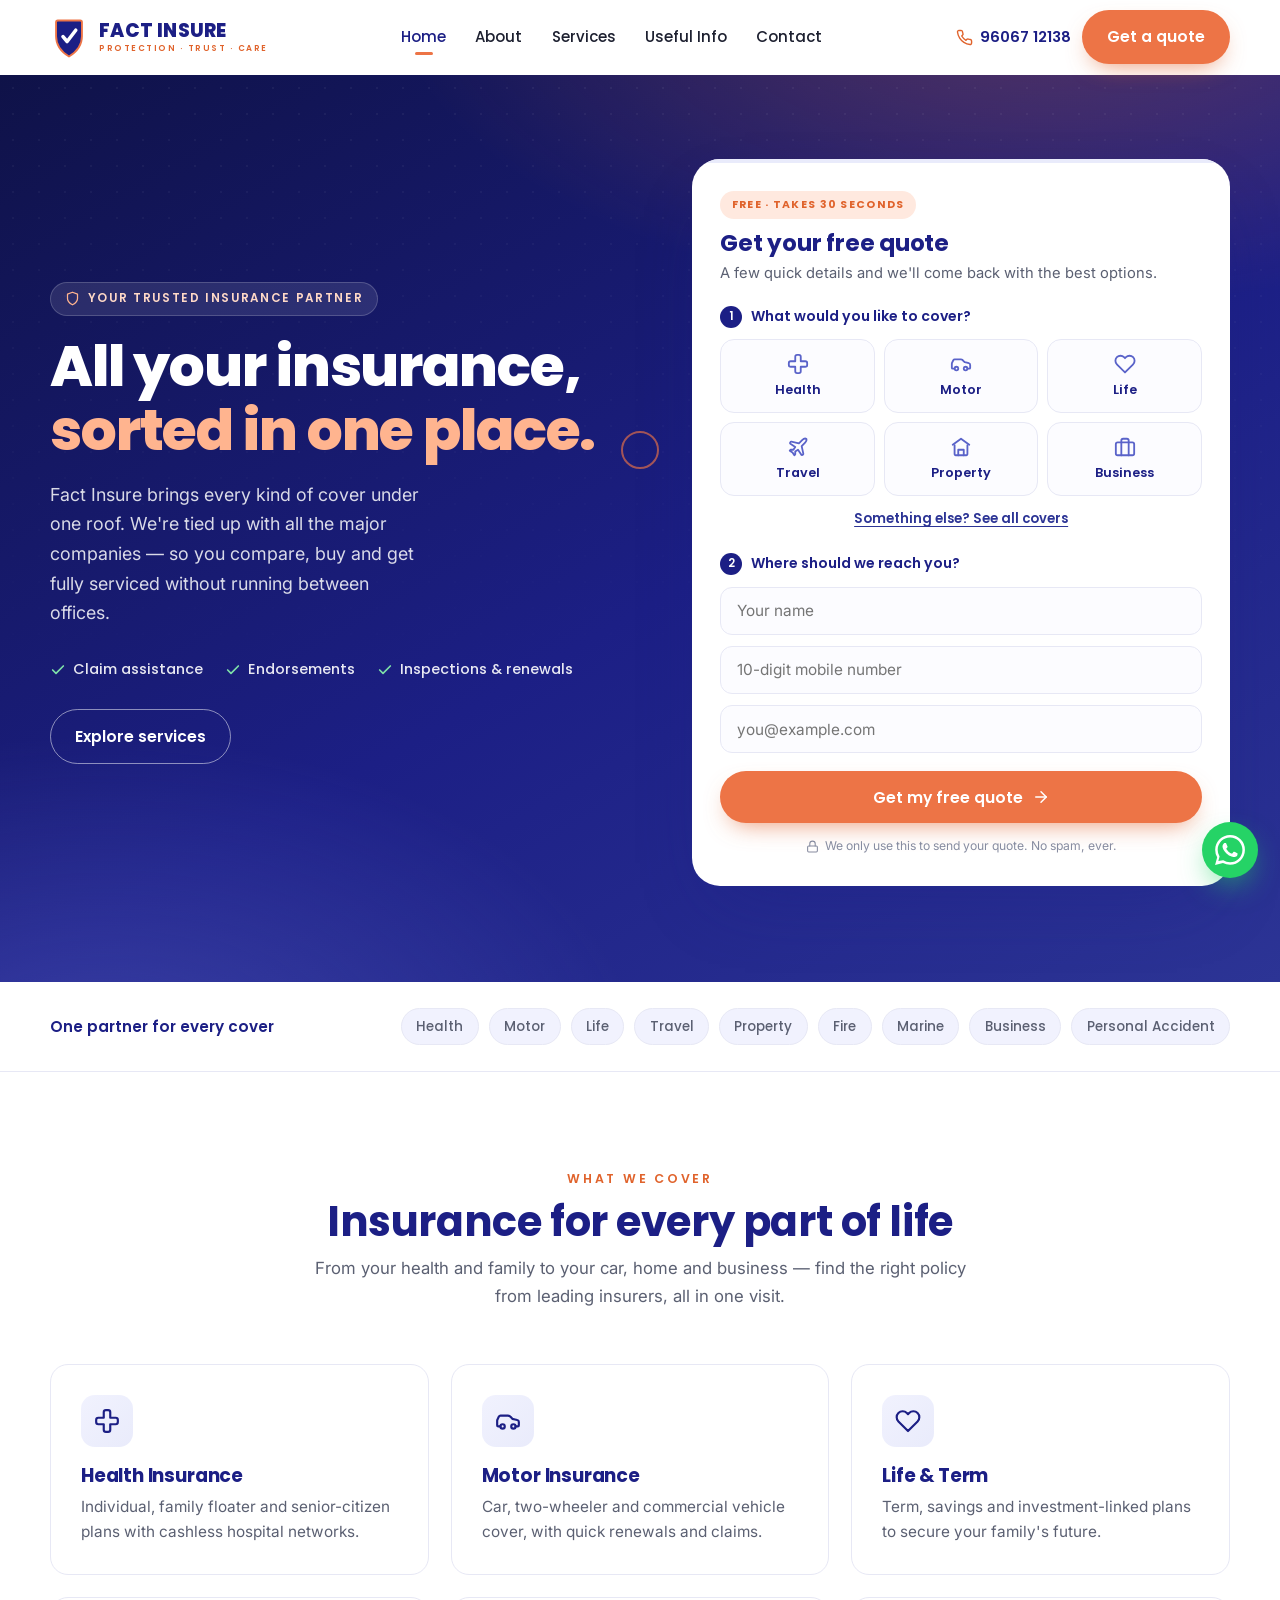
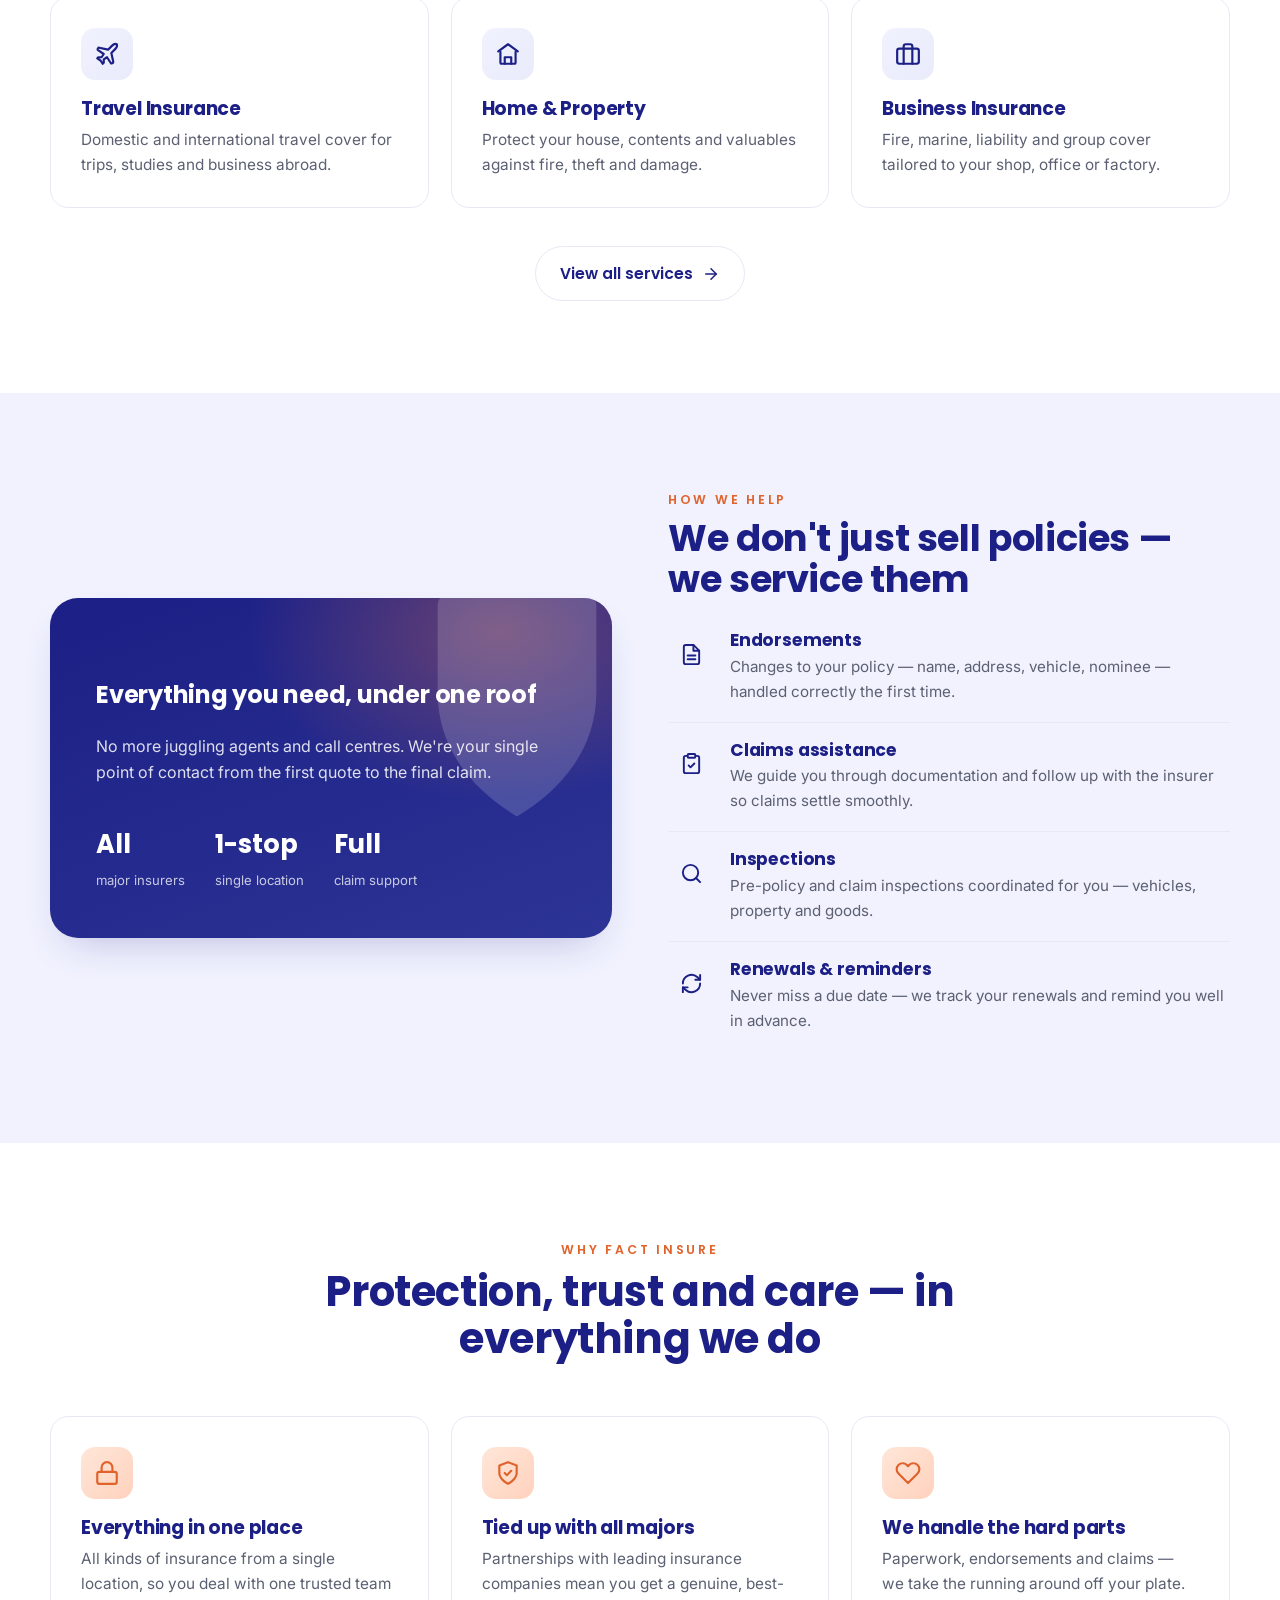
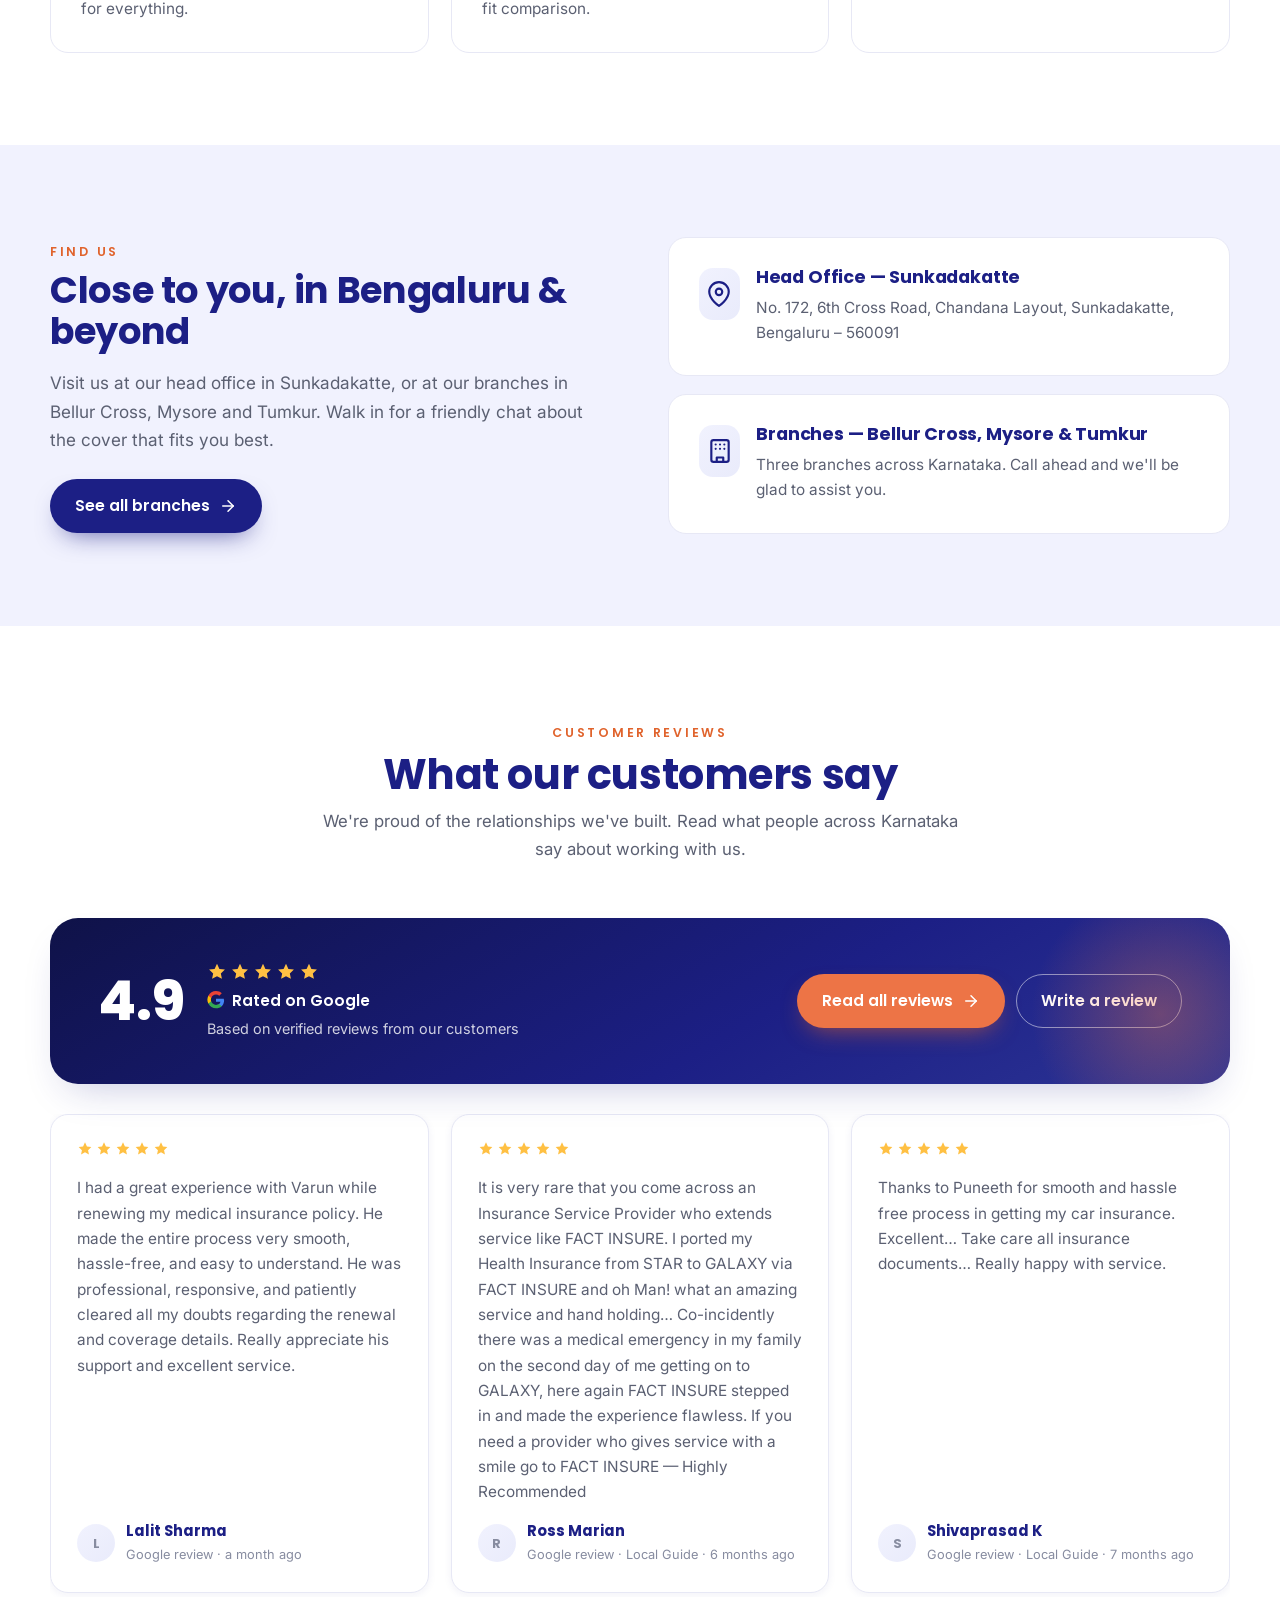
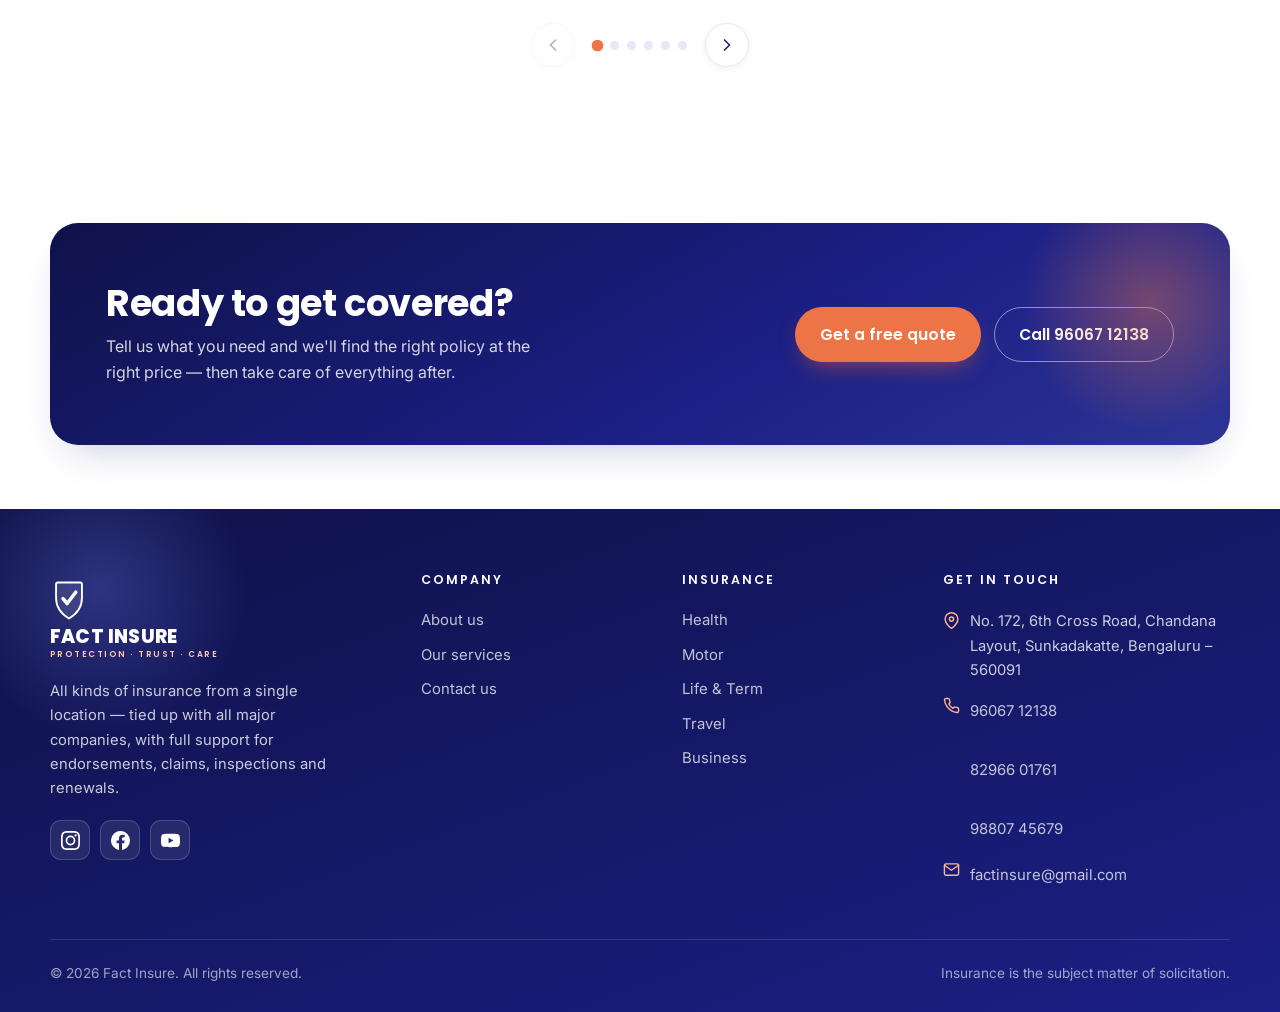
<file: index.html>
<!DOCTYPE html>
<html lang="en">
<head>
<meta charset="UTF-8">
<meta name="viewport" content="width=device-width, initial-scale=1">
<title>Fact Insure — All your insurance in one place | Bengaluru</title>
<meta name="description" content="Fact Insure provides every kind of insurance from a single location in Bengaluru. Tied up with all major companies, with full support for endorsements, claims, inspections and renewals.">
<link rel="icon" type="image/svg+xml" href="assets/favicon.svg">
<link rel="preconnect" href="https://fonts.googleapis.com">
<link rel="preconnect" href="https://fonts.gstatic.com" crossorigin>
<link href="https://fonts.googleapis.com/css2?family=Inter:wght@400;500;600&amp;family=Poppins:wght@500;600;700;800&amp;display=swap" rel="stylesheet">
<link rel="stylesheet" href="css/styles.css?v=2">
</head>
<body>

<!-- ============ HEADER ============ -->
<header class="site-header">
  <div class="container">
    <div class="nav">
      <a class="brand" href="index.html" aria-label="Fact Insure — home">
        <svg class="brand-shield" viewBox="0 0 100 112" aria-hidden="true">
          <path class="body" d="M20,12 L80,12 Q84.5,12 84.5,16.5 L84.5,54 C84.5,78 70,96 50,108 C30,96 15.5,78 15.5,54 L15.5,16.5 Q15.5,12 20,12 Z"/>
          <path class="check" d="M34,55 L45,68 L68,38"/>
        </svg>
        <span class="brand-text"><strong>FACT INSURE</strong><small>PROTECTION · TRUST · CARE</small></span>
      </a>
      <nav class="nav-links" aria-label="Primary">
        <a href="index.html" class="active">Home</a><a href="about.html">About</a><a href="services.html">Services</a><a href="useful-info.html">Useful Info</a><a href="contact.html">Contact</a>
      </nav>
      <div class="nav-cta">
        <a class="nav-tel" href="tel:+919606712138" aria-label="Call us">
          <svg viewBox="0 0 24 24" fill="none" stroke="currentColor" stroke-width="2" stroke-linecap="round" stroke-linejoin="round"><path d="M22 16.92v3a2 2 0 0 1-2.18 2 19.79 19.79 0 0 1-8.63-3.07 19.5 19.5 0 0 1-6-6 19.79 19.79 0 0 1-3.07-8.67A2 2 0 0 1 4.11 2h3a2 2 0 0 1 2 1.72c.13.96.36 1.9.7 2.81a2 2 0 0 1-.45 2.11L8.09 9.91a16 16 0 0 0 6 6l1.27-1.27a2 2 0 0 1 2.11-.45c.91.34 1.85.57 2.81.7A2 2 0 0 1 22 16.92z"/></svg>
          96067 12138
        </a>
        <a class="btn" href="contact.html">Get a quote</a>
        <button class="nav-toggle" aria-label="Open menu" aria-expanded="false">
          <svg viewBox="0 0 24 24" fill="none" stroke="currentColor" stroke-width="2" stroke-linecap="round"><line x1="3" y1="6" x2="21" y2="6"/><line x1="3" y1="12" x2="21" y2="12"/><line x1="3" y1="18" x2="21" y2="18"/></svg>
        </button>
      </div>
    </div>
  </div>
</header>

<!-- ============ HERO ============ -->
<section class="hero">
  <div class="container">
    <div class="hero-inner">
      <div>
        <div class="hero-eyebrow">
          <svg viewBox="0 0 24 24" fill="none" stroke="currentColor" stroke-width="2" stroke-linecap="round" stroke-linejoin="round"><path d="M12 22s8-4 8-10V5l-8-3-8 3v7c0 6 8 10 8 10z"/></svg>
          <span>Your Trusted Insurance Partner</span>
        </div>
        <h1>All your insurance, <span class="hl">sorted in one place.</span></h1>
        <p>Fact Insure brings every kind of cover under one roof. We're tied up with all the major companies — so you compare, buy and get fully serviced without running between offices.</p>
        <ul class="hero-points">
          <li><svg viewBox="0 0 24 24" fill="none" stroke="currentColor" stroke-width="2.5" stroke-linecap="round" stroke-linejoin="round"><polyline points="20 6 9 17 4 12"/></svg>Claim assistance</li>
          <li><svg viewBox="0 0 24 24" fill="none" stroke="currentColor" stroke-width="2.5" stroke-linecap="round" stroke-linejoin="round"><polyline points="20 6 9 17 4 12"/></svg>Endorsements</li>
          <li><svg viewBox="0 0 24 24" fill="none" stroke="currentColor" stroke-width="2.5" stroke-linecap="round" stroke-linejoin="round"><polyline points="20 6 9 17 4 12"/></svg>Inspections &amp; renewals</li>
        </ul>
        <div class="hero-actions">
          <a class="btn btn--ghost" href="services.html">Explore services</a>
        </div>
      </div>

      <!-- ============ HERO QUOTE FORM ============ -->
      <div class="hero-quote">
        <form class="hq-card" id="heroQuote" novalidate>
          <div class="hq-progress"><span id="hqBar"></span></div>
          <div class="hq-head">
            <span class="hq-badge">Free · takes 30 seconds</span>
            <h2>Get your free quote</h2>
            <p>A few quick details and we'll come back with the best options.</p>
          </div>

          <p class="hq-step"><span class="hq-num">1</span>What would you like to cover?</p>
          <div class="hq-chips" role="group" aria-label="Type of insurance">
            <button type="button" class="hq-chip" data-cover="Health"><svg viewBox="0 0 24 24" fill="none" stroke="currentColor" stroke-width="2" stroke-linecap="round" stroke-linejoin="round"><path d="M11 2a2 2 0 0 0-2 2v5H4a2 2 0 0 0-2 2v2a2 2 0 0 0 2 2h5v5a2 2 0 0 0 2 2h2a2 2 0 0 0 2-2v-5h5a2 2 0 0 0 2-2v-2a2 2 0 0 0-2-2h-5V4a2 2 0 0 0-2-2z"/></svg>Health</button>
            <button type="button" class="hq-chip" data-cover="Motor"><svg viewBox="0 0 24 24" fill="none" stroke="currentColor" stroke-width="2" stroke-linecap="round" stroke-linejoin="round"><path d="M19 17h2c.6 0 1-.4 1-1v-3c0-.9-.7-1.7-1.5-1.9C18.7 10.6 16 10 16 10s-1.3-1.4-2.2-2.3c-.5-.4-1.1-.7-1.8-.7H5c-.6 0-1.1.4-1.4.9l-1.4 2.9A3.7 3.7 0 0 0 2 12v4c0 .6.4 1 1 1h2"/><circle cx="7" cy="17" r="2"/><circle cx="17" cy="17" r="2"/></svg>Motor</button>
            <button type="button" class="hq-chip" data-cover="Life &amp; Term"><svg viewBox="0 0 24 24" fill="none" stroke="currentColor" stroke-width="2" stroke-linecap="round" stroke-linejoin="round"><path d="M20.84 4.61a5.5 5.5 0 0 0-7.78 0L12 5.67l-1.06-1.06a5.5 5.5 0 1 0-7.78 7.78L12 21.23l8.84-8.84a5.5 5.5 0 0 0 0-7.78z"/></svg>Life</button>
            <button type="button" class="hq-chip" data-cover="Travel"><svg viewBox="0 0 24 24" fill="none" stroke="currentColor" stroke-width="2" stroke-linecap="round" stroke-linejoin="round"><path d="M17.8 19.2 16 11l3.5-3.5C21 6 21.5 4 21 3c-1-.5-3 0-4.5 1.5L13 8 4.8 6.2c-.5-.1-.9.1-1.1.5l-.3.5c-.2.5-.1 1 .3 1.3L9 12l-2 3H4l-1 1 3 2 2 3 1-1v-3l3-2 3.5 5.3c.3.4.8.5 1.3.3l.5-.2c.4-.3.6-.7.5-1.2z"/></svg>Travel</button>
            <button type="button" class="hq-chip" data-cover="Home &amp; Property"><svg viewBox="0 0 24 24" fill="none" stroke="currentColor" stroke-width="2" stroke-linecap="round" stroke-linejoin="round"><path d="M3 9.5 12 3l9 6.5"/><path d="M5 10v10a1 1 0 0 0 1 1h12a1 1 0 0 0 1-1V10"/><path d="M9 21v-6h6v6"/></svg>Property</button>
            <button type="button" class="hq-chip" data-cover="Business / Liability"><svg viewBox="0 0 24 24" fill="none" stroke="currentColor" stroke-width="2" stroke-linecap="round" stroke-linejoin="round"><rect x="2" y="7" width="20" height="14" rx="2"/><path d="M16 21V5a2 2 0 0 0-2-2h-4a2 2 0 0 0-2 2v16"/></svg>Business</button>
          </div>
          <button type="button" class="hq-more-toggle" id="hqMoreBtn" aria-expanded="false" aria-controls="hqMore">Something else? See all covers</button>
          <div class="hq-more" id="hqMore" hidden>
            <select id="hqCover" name="hqCover" aria-label="Choose any other type of cover">
              <option value="">Looking for something else? See all covers</option>
              <option>Health</option>
              <option>Motor</option>
              <option>Life &amp; Term</option>
              <option>Travel</option>
              <option>Home &amp; Property</option>
              <option>Fire</option>
              <option>Marine</option>
              <option>Business / Liability</option>
              <option>Group / Employee</option>
              <option>Mutual Funds</option>
              <option>Security Bonds</option>
              <option>Surety Bond (Contractors)</option>
              <option>Not sure &mdash; please advise</option>
            </select>
          </div>

          <p class="hq-step"><span class="hq-num">2</span>Where should we reach you?</p>
          <div class="hq-field">
            <input id="hqName" name="hqName" type="text" autocomplete="name" placeholder="Your name" required>
          </div>
          <div class="hq-field">
            <input id="hqPhone" name="hqPhone" type="tel" inputmode="numeric" autocomplete="tel" maxlength="14" placeholder="10-digit mobile number" required>
          </div>
          <div class="hq-field">
            <input id="hqEmail" name="hqEmail" type="email" inputmode="email" autocomplete="email" placeholder="you@example.com" required>
          </div>

          <button class="btn hq-submit" type="submit" id="hqSubmit">
            <span id="hqSubmitText">Get my free quote</span>
            <svg viewBox="0 0 24 24" fill="none" stroke="currentColor" stroke-width="2" stroke-linecap="round" stroke-linejoin="round"><line x1="5" y1="12" x2="19" y2="12"/><polyline points="12 5 19 12 12 19"/></svg>
          </button>
          <p class="hq-note"><svg viewBox="0 0 24 24" fill="none" stroke="currentColor" stroke-width="2" stroke-linecap="round" stroke-linejoin="round"><rect x="3" y="11" width="18" height="11" rx="2"/><path d="M7 11V7a5 5 0 0 1 10 0v4"/></svg>We only use this to send your quote. No spam, ever.</p>
        </form>
      </div>
    </div>
  </div>
</section>

<!-- ============ TRUST STRIP ============ -->
<div class="trust">
  <div class="container">
    <div class="trust-inner">
      <p>One partner for every cover</p>
      <div class="chips">
        <span class="chip">Health</span><span class="chip">Motor</span><span class="chip">Life</span>
        <span class="chip">Travel</span><span class="chip">Property</span><span class="chip">Fire</span>
        <span class="chip">Marine</span><span class="chip">Business</span><span class="chip">Personal Accident</span>
      </div>
    </div>
  </div>
</div>

<!-- ============ SERVICES OVERVIEW ============ -->
<section class="section">
  <div class="container">
    <div class="section-head center reveal">
      <span class="eyebrow">What we cover</span>
      <h2>Insurance for every part of life</h2>
      <p>From your health and family to your car, home and business — find the right policy from leading insurers, all in one visit.</p>
    </div>
    <div class="grid grid-3">
      <article class="card reveal">
        <div class="ico"><svg viewBox="0 0 24 24" fill="none" stroke="currentColor" stroke-width="2" stroke-linecap="round" stroke-linejoin="round"><path d="M11 2a2 2 0 0 0-2 2v5H4a2 2 0 0 0-2 2v2a2 2 0 0 0 2 2h5v5a2 2 0 0 0 2 2h2a2 2 0 0 0 2-2v-5h5a2 2 0 0 0 2-2v-2a2 2 0 0 0-2-2h-5V4a2 2 0 0 0-2-2z"/></svg></div>
        <h3>Health Insurance</h3>
        <p>Individual, family floater and senior-citizen plans with cashless hospital networks.</p>
      </article>
      <article class="card reveal">
        <div class="ico"><svg viewBox="0 0 24 24" fill="none" stroke="currentColor" stroke-width="2" stroke-linecap="round" stroke-linejoin="round"><path d="M19 17h2c.6 0 1-.4 1-1v-3c0-.9-.7-1.7-1.5-1.9C18.7 10.6 16 10 16 10s-1.3-1.4-2.2-2.3c-.5-.4-1.1-.7-1.8-.7H5c-.6 0-1.1.4-1.4.9l-1.4 2.9A3.7 3.7 0 0 0 2 12v4c0 .6.4 1 1 1h2"/><circle cx="7" cy="17" r="2"/><circle cx="17" cy="17" r="2"/></svg></div>
        <h3>Motor Insurance</h3>
        <p>Car, two-wheeler and commercial vehicle cover, with quick renewals and claims.</p>
      </article>
      <article class="card reveal">
        <div class="ico"><svg viewBox="0 0 24 24" fill="none" stroke="currentColor" stroke-width="2" stroke-linecap="round" stroke-linejoin="round"><path d="M20.84 4.61a5.5 5.5 0 0 0-7.78 0L12 5.67l-1.06-1.06a5.5 5.5 0 1 0-7.78 7.78L12 21.23l8.84-8.84a5.5 5.5 0 0 0 0-7.78z"/></svg></div>
        <h3>Life &amp; Term</h3>
        <p>Term, savings and investment-linked plans to secure your family's future.</p>
      </article>
      <article class="card reveal">
        <div class="ico"><svg viewBox="0 0 24 24" fill="none" stroke="currentColor" stroke-width="2" stroke-linecap="round" stroke-linejoin="round"><path d="M17.8 19.2 16 11l3.5-3.5C21 6 21.5 4 21 3c-1-.5-3 0-4.5 1.5L13 8 4.8 6.2c-.5-.1-.9.1-1.1.5l-.3.5c-.2.5-.1 1 .3 1.3L9 12l-2 3H4l-1 1 3 2 2 3 1-1v-3l3-2 3.5 5.3c.3.4.8.5 1.3.3l.5-.2c.4-.3.6-.7.5-1.2z"/></svg></div>
        <h3>Travel Insurance</h3>
        <p>Domestic and international travel cover for trips, studies and business abroad.</p>
      </article>
      <article class="card reveal">
        <div class="ico"><svg viewBox="0 0 24 24" fill="none" stroke="currentColor" stroke-width="2" stroke-linecap="round" stroke-linejoin="round"><path d="M3 9.5 12 3l9 6.5"/><path d="M5 10v10a1 1 0 0 0 1 1h12a1 1 0 0 0 1-1V10"/><path d="M9 21v-6h6v6"/></svg></div>
        <h3>Home &amp; Property</h3>
        <p>Protect your house, contents and valuables against fire, theft and damage.</p>
      </article>
      <article class="card reveal">
        <div class="ico"><svg viewBox="0 0 24 24" fill="none" stroke="currentColor" stroke-width="2" stroke-linecap="round" stroke-linejoin="round"><rect x="2" y="7" width="20" height="14" rx="2"/><path d="M16 21V5a2 2 0 0 0-2-2h-4a2 2 0 0 0-2 2v16"/></svg></div>
        <h3>Business Insurance</h3>
        <p>Fire, marine, liability and group cover tailored to your shop, office or factory.</p>
      </article>
    </div>
    <div class="center" style="margin-top:38px">
      <a class="btn btn--outline" href="services.html">View all services
        <svg viewBox="0 0 24 24" fill="none" stroke="currentColor" stroke-width="2" stroke-linecap="round" stroke-linejoin="round"><line x1="5" y1="12" x2="19" y2="12"/><polyline points="12 5 19 12 12 19"/></svg>
      </a>
    </div>
  </div>
</section>

<!-- ============ SINGLE LOCATION / FULL SERVICE ============ -->
<section class="section bg-lav">
  <div class="container">
    <div class="split">
      <div class="media-panel reveal">
        <svg class="pn-shield" viewBox="0 0 100 112" aria-hidden="true"><path d="M20,12 L80,12 Q84.5,12 84.5,16.5 L84.5,54 C84.5,78 70,96 50,108 C30,96 15.5,78 15.5,54 L15.5,16.5 Q15.5,12 20,12 Z"/></svg>
        <h3>Everything you need, under one roof</h3>
        <p>No more juggling agents and call centres. We're your single point of contact from the first quote to the final claim.</p>
        <div class="stat-row">
          <div><b>All</b><span>major insurers</span></div>
          <div><b>1-stop</b><span>single location</span></div>
          <div><b>Full</b><span>claim support</span></div>
        </div>
      </div>
      <div class="reveal">
        <span class="eyebrow">How we help</span>
        <h2 style="font-size:clamp(1.7rem,3.5vw,2.3rem);margin:.4rem 0 .8rem">We don't just sell policies — we service them</h2>
        <div class="feature-row">
          <span class="fi"><svg viewBox="0 0 24 24" fill="none" stroke="currentColor" stroke-width="2" stroke-linecap="round" stroke-linejoin="round"><path d="M14 2H6a2 2 0 0 0-2 2v16a2 2 0 0 0 2 2h12a2 2 0 0 0 2-2V8z"/><polyline points="14 2 14 8 20 8"/><line x1="16" y1="13" x2="8" y2="13"/><line x1="16" y1="17" x2="8" y2="17"/></svg></span>
          <div><h4>Endorsements</h4><p>Changes to your policy — name, address, vehicle, nominee — handled correctly the first time.</p></div>
        </div>
        <div class="feature-row">
          <span class="fi"><svg viewBox="0 0 24 24" fill="none" stroke="currentColor" stroke-width="2" stroke-linecap="round" stroke-linejoin="round"><rect x="8" y="2" width="8" height="4" rx="1"/><path d="M16 4h2a2 2 0 0 1 2 2v14a2 2 0 0 1-2 2H6a2 2 0 0 1-2-2V6a2 2 0 0 1 2-2h2"/><path d="m9 14 2 2 4-4"/></svg></span>
          <div><h4>Claims assistance</h4><p>We guide you through documentation and follow up with the insurer so claims settle smoothly.</p></div>
        </div>
        <div class="feature-row">
          <span class="fi"><svg viewBox="0 0 24 24" fill="none" stroke="currentColor" stroke-width="2" stroke-linecap="round" stroke-linejoin="round"><circle cx="11" cy="11" r="8"/><line x1="21" y1="21" x2="16.65" y2="16.65"/></svg></span>
          <div><h4>Inspections</h4><p>Pre-policy and claim inspections coordinated for you — vehicles, property and goods.</p></div>
        </div>
        <div class="feature-row">
          <span class="fi"><svg viewBox="0 0 24 24" fill="none" stroke="currentColor" stroke-width="2" stroke-linecap="round" stroke-linejoin="round"><path d="M3 12a9 9 0 0 1 15-6.7L21 8"/><path d="M21 3v5h-5"/><path d="M21 12a9 9 0 0 1-15 6.7L3 16"/><path d="M3 21v-5h5"/></svg></span>
          <div><h4>Renewals &amp; reminders</h4><p>Never miss a due date — we track your renewals and remind you well in advance.</p></div>
        </div>
      </div>
    </div>
  </div>
</section>

<!-- ============ WHY CHOOSE ============ -->
<section class="section">
  <div class="container">
    <div class="section-head center reveal">
      <span class="eyebrow">Why Fact Insure</span>
      <h2>Protection, trust and care — in everything we do</h2>
    </div>
    <div class="grid grid-3">
      <article class="card card--accent reveal">
        <div class="ico"><svg viewBox="0 0 24 24" fill="none" stroke="currentColor" stroke-width="2" stroke-linecap="round" stroke-linejoin="round"><rect x="3" y="11" width="18" height="11" rx="2"/><path d="M7 11V7a5 5 0 0 1 10 0v4"/></svg></div>
        <h3>Everything in one place</h3>
        <p>All kinds of insurance from a single location, so you deal with one trusted team for everything.</p>
      </article>
      <article class="card card--accent reveal">
        <div class="ico"><svg viewBox="0 0 24 24" fill="none" stroke="currentColor" stroke-width="2" stroke-linecap="round" stroke-linejoin="round"><path d="M12 22s8-4 8-10V5l-8-3-8 3v7c0 6 8 10 8 10z"/><polyline points="9 12 11 14 15 10"/></svg></div>
        <h3>Tied up with all majors</h3>
        <p>Partnerships with leading insurance companies mean you get a genuine, best-fit comparison.</p>
      </article>
      <article class="card card--accent reveal">
        <div class="ico"><svg viewBox="0 0 24 24" fill="none" stroke="currentColor" stroke-width="2" stroke-linecap="round" stroke-linejoin="round"><path d="M20.84 4.61a5.5 5.5 0 0 0-7.78 0L12 5.67l-1.06-1.06a5.5 5.5 0 1 0-7.78 7.78L12 21.23l8.84-8.84a5.5 5.5 0 0 0 0-7.78z"/></svg></div>
        <h3>We handle the hard parts</h3>
        <p>Paperwork, endorsements and claims — we take the running around off your plate.</p>
      </article>
    </div>
  </div>
</section>

<!-- ============ BRANCHES TEASER ============ -->
<section class="section bg-lav">
  <div class="container">
    <div class="split">
      <div class="reveal">
        <span class="eyebrow">Find us</span>
        <h2 style="font-size:clamp(1.7rem,3.5vw,2.3rem);margin:.4rem 0 .8rem">Close to you, in Bengaluru &amp; beyond</h2>
        <p class="lead">Visit us at our head office in Sunkadakatte, or at our branches in Bellur Cross, Mysore and Tumkur. Walk in for a friendly chat about the cover that fits you best.</p>
        <div style="margin-top:24px">
          <a class="btn btn--navy" href="contact.html">See all branches
            <svg viewBox="0 0 24 24" fill="none" stroke="currentColor" stroke-width="2" stroke-linecap="round" stroke-linejoin="round"><line x1="5" y1="12" x2="19" y2="12"/><polyline points="12 5 19 12 12 19"/></svg>
          </a>
        </div>
      </div>
      <div class="grid reveal" style="gap:18px">
        <article class="card" style="display:flex;gap:16px;align-items:flex-start">
          <span class="ico" style="margin:0"><svg viewBox="0 0 24 24" fill="none" stroke="currentColor" stroke-width="2" stroke-linecap="round" stroke-linejoin="round"><path d="M21 10c0 7-9 13-9 13s-9-6-9-13a9 9 0 0 1 18 0z"/><circle cx="12" cy="10" r="3"/></svg></span>
          <div><h3 style="font-size:1.1rem">Head Office — Sunkadakatte</h3><p>No. 172, 6th Cross Road, Chandana Layout, Sunkadakatte, Bengaluru – 560091</p></div>
        </article>
        <article class="card" style="display:flex;gap:16px;align-items:flex-start">
          <span class="ico" style="margin:0"><svg viewBox="0 0 24 24" fill="none" stroke="currentColor" stroke-width="2" stroke-linecap="round" stroke-linejoin="round"><rect x="4" y="2" width="16" height="20" rx="2"/><path d="M9 22v-4h6v4"/><path d="M8 6h.01M16 6h.01M12 6h.01M12 10h.01M16 10h.01M8 10h.01"/></svg></span>
          <div><h3 style="font-size:1.1rem">Branches — Bellur Cross, Mysore &amp; Tumkur</h3><p>Three branches across Karnataka. Call ahead and we'll be glad to assist you.</p></div>
        </article>
      </div>
    </div>
  </div>
</section>

<!-- ============ GOOGLE REVIEWS ============ -->
<section class="section reviews"><div class="container">
  <div class="section-head center reveal">
    <span class="eyebrow">Customer reviews</span>
    <h2>What our customers say</h2>
    <p>We're proud of the relationships we've built. Read what people across Karnataka say about working with us.</p>
  </div>

  <div class="rating-card reveal">
    <div class="rating-left">
      <span class="rating-score">4.9</span>
      <div class="rating-meta">
        <div class="stars" aria-label="5 out of 5 stars"><svg viewBox="0 0 24 24"><path d="M12 2l2.9 6.3 6.6.8-4.9 4.6 1.3 6.5L12 17l-5.9 3.2 1.3-6.5L2.5 9.1l6.6-.8z"/></svg><svg viewBox="0 0 24 24"><path d="M12 2l2.9 6.3 6.6.8-4.9 4.6 1.3 6.5L12 17l-5.9 3.2 1.3-6.5L2.5 9.1l6.6-.8z"/></svg><svg viewBox="0 0 24 24"><path d="M12 2l2.9 6.3 6.6.8-4.9 4.6 1.3 6.5L12 17l-5.9 3.2 1.3-6.5L2.5 9.1l6.6-.8z"/></svg><svg viewBox="0 0 24 24"><path d="M12 2l2.9 6.3 6.6.8-4.9 4.6 1.3 6.5L12 17l-5.9 3.2 1.3-6.5L2.5 9.1l6.6-.8z"/></svg><svg viewBox="0 0 24 24"><path d="M12 2l2.9 6.3 6.6.8-4.9 4.6 1.3 6.5L12 17l-5.9 3.2 1.3-6.5L2.5 9.1l6.6-.8z"/></svg></div>
        <span class="gl"><svg viewBox="0 0 24 24" width="18" height="18" aria-hidden="true"><path fill="#4285F4" d="M22.6 12.2c0-.7-.1-1.4-.2-2H12v4h6c-.3 1.4-1.1 2.6-2.3 3.4v2.8h3.7c2.2-2 3.4-5 3.4-8.2z"/><path fill="#34A853" d="M12 23c3.1 0 5.7-1 7.6-2.8l-3.7-2.8c-1 .7-2.3 1.1-3.9 1.1-3 0-5.5-2-6.4-4.7H1.8v2.9C3.7 20.5 7.6 23 12 23z"/><path fill="#FBBC05" d="M5.6 13.8c-.2-.7-.4-1.4-.4-2.3s.1-1.6.4-2.3V6.3H1.8C1 7.9.5 9.7.5 11.5s.5 3.6 1.3 5.2l3.8-2.9z"/><path fill="#EA4335" d="M12 4.6c1.7 0 3.2.6 4.4 1.7l3.3-3.3C17.7 1.1 15.1 0 12 0 7.6 0 3.7 2.5 1.8 6.3l3.8 2.9C6.5 6.6 9 4.6 12 4.6z"/></svg>Rated on Google</span>
        <small>Based on verified reviews from our customers</small>
      </div>
    </div>
    <div class="rating-actions">
      <a class="btn" href="https://www.google.com/search?sca_esv=fbf2e411b299a6de&hl=en-IN&sxsrf=APpeQnuhcAugEmTxmlH50Gxj4H5PhnZ7CQ:1783752616659&si=APenkKm7iecQ4G6P-TsbSMFKIQtv3EFIqRAFw-i8uEbk55Z-_xSb2uvLe6nvxJBp9Fm5agpogkL8hnsZeNH6Q2jQ4yNhc_mytEVe5YfTlTbHDAqRLndPPUKJqGvivF8F0i_H56P_pWPe&q=FACT+INSURE+Reviews&sa=X&ved=2ahUKEwjw5dSohMqVAxWvUGcHHVVzJCoQ0bkNegQIJBAF&biw=1226&bih=868&dpr=1#lrd=0x3bae3d194694b287:0x2dffe761b4c85926,1" target="_blank" rel="noopener">Read all reviews<svg viewBox="0 0 24 24" fill="none" stroke="currentColor" stroke-width="2" stroke-linecap="round" stroke-linejoin="round"><line x1="5" y1="12" x2="19" y2="12"/><polyline points="12 5 19 12 12 19"/></svg></a>
      <a class="btn btn--ghost" href="https://www.google.com/maps?cid=3314622257598847270" target="_blank" rel="noopener">Write a review</a>
    </div>
  </div>

  <!-- ============ REVIEW CARDS — real reviews from the Google Business profile ============ -->
  <div class="review-slider-wrap">
  <div class="review-grid" id="reviewSlider">
    <article class="review-card reveal">
      <div class="stars" aria-label="5 out of 5 stars"><svg viewBox="0 0 24 24"><path d="M12 2l2.9 6.3 6.6.8-4.9 4.6 1.3 6.5L12 17l-5.9 3.2 1.3-6.5L2.5 9.1l6.6-.8z"/></svg><svg viewBox="0 0 24 24"><path d="M12 2l2.9 6.3 6.6.8-4.9 4.6 1.3 6.5L12 17l-5.9 3.2 1.3-6.5L2.5 9.1l6.6-.8z"/></svg><svg viewBox="0 0 24 24"><path d="M12 2l2.9 6.3 6.6.8-4.9 4.6 1.3 6.5L12 17l-5.9 3.2 1.3-6.5L2.5 9.1l6.6-.8z"/></svg><svg viewBox="0 0 24 24"><path d="M12 2l2.9 6.3 6.6.8-4.9 4.6 1.3 6.5L12 17l-5.9 3.2 1.3-6.5L2.5 9.1l6.6-.8z"/></svg><svg viewBox="0 0 24 24"><path d="M12 2l2.9 6.3 6.6.8-4.9 4.6 1.3 6.5L12 17l-5.9 3.2 1.3-6.5L2.5 9.1l6.6-.8z"/></svg></div>
      <p>I had a great experience with Varun while renewing my medical insurance policy. He made the entire process very smooth, hassle-free, and easy to understand. He was professional, responsive, and patiently cleared all my doubts regarding the renewal and coverage details. Really appreciate his support and excellent service.</p>
      <div class="review-who"><span class="review-av">L</span><div><b>Lalit Sharma</b><span>Google review · a month ago</span></div></div>
    </article>
    <article class="review-card reveal">
      <div class="stars" aria-label="5 out of 5 stars"><svg viewBox="0 0 24 24"><path d="M12 2l2.9 6.3 6.6.8-4.9 4.6 1.3 6.5L12 17l-5.9 3.2 1.3-6.5L2.5 9.1l6.6-.8z"/></svg><svg viewBox="0 0 24 24"><path d="M12 2l2.9 6.3 6.6.8-4.9 4.6 1.3 6.5L12 17l-5.9 3.2 1.3-6.5L2.5 9.1l6.6-.8z"/></svg><svg viewBox="0 0 24 24"><path d="M12 2l2.9 6.3 6.6.8-4.9 4.6 1.3 6.5L12 17l-5.9 3.2 1.3-6.5L2.5 9.1l6.6-.8z"/></svg><svg viewBox="0 0 24 24"><path d="M12 2l2.9 6.3 6.6.8-4.9 4.6 1.3 6.5L12 17l-5.9 3.2 1.3-6.5L2.5 9.1l6.6-.8z"/></svg><svg viewBox="0 0 24 24"><path d="M12 2l2.9 6.3 6.6.8-4.9 4.6 1.3 6.5L12 17l-5.9 3.2 1.3-6.5L2.5 9.1l6.6-.8z"/></svg></div>
      <p>It is very rare that you come across an Insurance Service Provider who extends service like FACT INSURE. I ported my Health Insurance from STAR to GALAXY via FACT INSURE and oh Man! what an amazing service and hand holding… Co-incidently there was a medical emergency in my family on the second day of me getting on to GALAXY, here again FACT INSURE stepped in and made the experience flawless. If you need a provider who gives service with a smile go to FACT INSURE — Highly Recommended</p>
      <div class="review-who"><span class="review-av">R</span><div><b>Ross Marian</b><span>Google review · Local Guide · 6 months ago</span></div></div>
    </article>
    <article class="review-card reveal">
      <div class="stars" aria-label="5 out of 5 stars"><svg viewBox="0 0 24 24"><path d="M12 2l2.9 6.3 6.6.8-4.9 4.6 1.3 6.5L12 17l-5.9 3.2 1.3-6.5L2.5 9.1l6.6-.8z"/></svg><svg viewBox="0 0 24 24"><path d="M12 2l2.9 6.3 6.6.8-4.9 4.6 1.3 6.5L12 17l-5.9 3.2 1.3-6.5L2.5 9.1l6.6-.8z"/></svg><svg viewBox="0 0 24 24"><path d="M12 2l2.9 6.3 6.6.8-4.9 4.6 1.3 6.5L12 17l-5.9 3.2 1.3-6.5L2.5 9.1l6.6-.8z"/></svg><svg viewBox="0 0 24 24"><path d="M12 2l2.9 6.3 6.6.8-4.9 4.6 1.3 6.5L12 17l-5.9 3.2 1.3-6.5L2.5 9.1l6.6-.8z"/></svg><svg viewBox="0 0 24 24"><path d="M12 2l2.9 6.3 6.6.8-4.9 4.6 1.3 6.5L12 17l-5.9 3.2 1.3-6.5L2.5 9.1l6.6-.8z"/></svg></div>
      <p>Thanks to Puneeth for smooth and hassle free process in getting my car insurance. Excellent… Take care all insurance documents… Really happy with service.</p>
      <div class="review-who"><span class="review-av">S</span><div><b>Shivaprasad K</b><span>Google review · Local Guide · 7 months ago</span></div></div>
    </article>
    <article class="review-card reveal">
      <div class="stars" aria-label="5 out of 5 stars"><svg viewBox="0 0 24 24"><path d="M12 2l2.9 6.3 6.6.8-4.9 4.6 1.3 6.5L12 17l-5.9 3.2 1.3-6.5L2.5 9.1l6.6-.8z"/></svg><svg viewBox="0 0 24 24"><path d="M12 2l2.9 6.3 6.6.8-4.9 4.6 1.3 6.5L12 17l-5.9 3.2 1.3-6.5L2.5 9.1l6.6-.8z"/></svg><svg viewBox="0 0 24 24"><path d="M12 2l2.9 6.3 6.6.8-4.9 4.6 1.3 6.5L12 17l-5.9 3.2 1.3-6.5L2.5 9.1l6.6-.8z"/></svg><svg viewBox="0 0 24 24"><path d="M12 2l2.9 6.3 6.6.8-4.9 4.6 1.3 6.5L12 17l-5.9 3.2 1.3-6.5L2.5 9.1l6.6-.8z"/></svg><svg viewBox="0 0 24 24"><path d="M12 2l2.9 6.3 6.6.8-4.9 4.6 1.3 6.5L12 17l-5.9 3.2 1.3-6.5L2.5 9.1l6.6-.8z"/></svg></div>
      <p>It&#x27;s very good. If I am correct I met the service advisor Miss Pooja — she was following up my insurance from a month with a gentle reminder. Everything was so smooth. Thank you madam for the patience and service.</p>
      <div class="review-who"><span class="review-av">N</span><div><b>Nishith Raghavandra</b><span>Google review · 3 years ago</span></div></div>
    </article>
    <article class="review-card reveal">
      <div class="stars" aria-label="5 out of 5 stars"><svg viewBox="0 0 24 24"><path d="M12 2l2.9 6.3 6.6.8-4.9 4.6 1.3 6.5L12 17l-5.9 3.2 1.3-6.5L2.5 9.1l6.6-.8z"/></svg><svg viewBox="0 0 24 24"><path d="M12 2l2.9 6.3 6.6.8-4.9 4.6 1.3 6.5L12 17l-5.9 3.2 1.3-6.5L2.5 9.1l6.6-.8z"/></svg><svg viewBox="0 0 24 24"><path d="M12 2l2.9 6.3 6.6.8-4.9 4.6 1.3 6.5L12 17l-5.9 3.2 1.3-6.5L2.5 9.1l6.6-.8z"/></svg><svg viewBox="0 0 24 24"><path d="M12 2l2.9 6.3 6.6.8-4.9 4.6 1.3 6.5L12 17l-5.9 3.2 1.3-6.5L2.5 9.1l6.6-.8z"/></svg><svg viewBox="0 0 24 24"><path d="M12 2l2.9 6.3 6.6.8-4.9 4.6 1.3 6.5L12 17l-5.9 3.2 1.3-6.5L2.5 9.1l6.6-.8z"/></svg></div>
      <p>Puneeth is very cooperative, friendly and nice guy, he suggests better plans for vehicle insurance. Highly recommend insurance agency.</p>
      <div class="review-who"><span class="review-av">P</span><div><b>Prajwal HS</b><span>Google review · 3 years ago</span></div></div>
    </article>
    <article class="review-card reveal">
      <div class="stars" aria-label="5 out of 5 stars"><svg viewBox="0 0 24 24"><path d="M12 2l2.9 6.3 6.6.8-4.9 4.6 1.3 6.5L12 17l-5.9 3.2 1.3-6.5L2.5 9.1l6.6-.8z"/></svg><svg viewBox="0 0 24 24"><path d="M12 2l2.9 6.3 6.6.8-4.9 4.6 1.3 6.5L12 17l-5.9 3.2 1.3-6.5L2.5 9.1l6.6-.8z"/></svg><svg viewBox="0 0 24 24"><path d="M12 2l2.9 6.3 6.6.8-4.9 4.6 1.3 6.5L12 17l-5.9 3.2 1.3-6.5L2.5 9.1l6.6-.8z"/></svg><svg viewBox="0 0 24 24"><path d="M12 2l2.9 6.3 6.6.8-4.9 4.6 1.3 6.5L12 17l-5.9 3.2 1.3-6.5L2.5 9.1l6.6-.8z"/></svg><svg viewBox="0 0 24 24"><path d="M12 2l2.9 6.3 6.6.8-4.9 4.6 1.3 6.5L12 17l-5.9 3.2 1.3-6.5L2.5 9.1l6.6-.8z"/></svg></div>
      <p>Super service, good quality. I will ask any reason, definitely good reply for insurance.</p>
      <div class="review-who"><span class="review-av">V</span><div><b>Vinod Gowda</b><span>Google review · Local Guide · 7 months ago</span></div></div>
    </article>
  </div>
  <div class="slider-controls">
    <button type="button" class="slider-btn slider-prev" id="reviewPrev" aria-label="Previous reviews">
      <svg viewBox="0 0 24 24" fill="none" stroke="currentColor" stroke-width="2" stroke-linecap="round" stroke-linejoin="round"><polyline points="15 18 9 12 15 6"/></svg>
    </button>
    <div class="slider-dots" id="reviewDots"></div>
    <button type="button" class="slider-btn slider-next" id="reviewNext" aria-label="Next reviews">
      <svg viewBox="0 0 24 24" fill="none" stroke="currentColor" stroke-width="2" stroke-linecap="round" stroke-linejoin="round"><polyline points="9 18 15 12 9 6"/></svg>
    </button>
  </div>
  </div>
</div></section>

<!-- ============ CTA BAND ============ -->
<section class="section--tight">
  <div class="container">
    <div class="cta-band reveal">
      <div>
        <h2>Ready to get covered?</h2>
        <p>Tell us what you need and we'll find the right policy at the right price — then take care of everything after.</p>
      </div>
      <div class="cta-actions">
        <a class="btn" href="contact.html">Get a free quote</a>
        <a class="btn btn--ghost" href="tel:+919606712138">Call 96067 12138</a>
      </div>
    </div>
  </div>
</section>

<!-- ============ FOOTER ============ -->
<footer class="site-footer">
  <div class="container">
    <div class="footer-grid">
      <div class="footer-col">
        <a class="brand brand--light" href="index.html" aria-label="Fact Insure — home">
          <svg class="brand-shield" viewBox="0 0 100 112" aria-hidden="true">
            <path class="body" d="M20,12 L80,12 Q84.5,12 84.5,16.5 L84.5,54 C84.5,78 70,96 50,108 C30,96 15.5,78 15.5,54 L15.5,16.5 Q15.5,12 20,12 Z"/>
            <path class="check" d="M34,55 L45,68 L68,38"/>
          </svg>
          <span class="brand-text"><strong>FACT INSURE</strong><small>PROTECTION · TRUST · CARE</small></span>
        </a>
        <p>All kinds of insurance from a single location — tied up with all major companies, with full support for endorsements, claims, inspections and renewals.</p>
        <div class="social-links">
          <a href="https://www.instagram.com/factinsure?igsh=dTR2empqcTlucjA1" target="_blank" rel="noopener" aria-label="Fact Insure on Instagram"><svg viewBox="0 0 24 24" aria-hidden="true"><path fill="currentColor" d="M12 2.16c3.2 0 3.58 0 4.85.07 1.17.05 1.8.25 2.23.41.56.22.96.48 1.38.9.42.42.68.82.9 1.38.16.42.36 1.06.41 2.23.06 1.27.07 1.65.07 4.85s0 3.58-.07 4.85c-.05 1.17-.25 1.8-.41 2.23a3.7 3.7 0 0 1-.9 1.38 3.7 3.7 0 0 1-1.38.9c-.42.16-1.06.36-2.23.41-1.27.06-1.65.07-4.85.07s-3.58 0-4.85-.07c-1.17-.05-1.8-.25-2.23-.41a3.7 3.7 0 0 1-1.38-.9 3.7 3.7 0 0 1-.9-1.38c-.16-.42-.36-1.06-.41-2.23C2.16 15.58 2.16 15.2 2.16 12s0-3.58.07-4.85c.05-1.17.25-1.8.41-2.23.22-.56.48-.96.9-1.38.42-.42.82-.68 1.38-.9.42-.16 1.06-.36 2.23-.41C8.42 2.16 8.8 2.16 12 2.16M12 0C8.74 0 8.33 0 7.05.07 5.78.13 4.9.33 4.14.63a5.8 5.8 0 0 0-2.12 1.38A5.8 5.8 0 0 0 .63 4.14C.33 4.9.13 5.78.07 7.05 0 8.33 0 8.74 0 12s0 3.67.07 4.95c.06 1.27.26 2.15.56 2.91a5.8 5.8 0 0 0 1.38 2.12 5.8 5.8 0 0 0 2.12 1.38c.76.3 1.64.5 2.91.56C8.33 24 8.74 24 12 24s3.67 0 4.95-.07c1.27-.06 2.15-.26 2.91-.56a6.05 6.05 0 0 0 3.5-3.5c.3-.76.5-1.64.56-2.91.07-1.28.07-1.69.07-4.95s0-3.67-.07-4.95c-.06-1.27-.26-2.15-.56-2.91a5.8 5.8 0 0 0-1.38-2.12A5.8 5.8 0 0 0 19.86.63C19.1.33 18.22.13 16.95.07 15.67 0 15.26 0 12 0z"/><path fill="currentColor" d="M12 5.84A6.16 6.16 0 1 0 18.16 12 6.16 6.16 0 0 0 12 5.84zM12 16a4 4 0 1 1 4-4 4 4 0 0 1-4 4z"/><circle fill="currentColor" cx="18.41" cy="5.59" r="1.44"/></svg></a>
          <a href="https://www.facebook.com/share/1DzBadqJGa/" target="_blank" rel="noopener" aria-label="Fact Insure on Facebook"><svg viewBox="0 0 24 24" aria-hidden="true"><path fill="currentColor" d="M24 12a12 12 0 1 0-13.88 11.85v-8.38H7.08V12h3.04V9.36c0-3 1.79-4.67 4.53-4.67 1.31 0 2.68.24 2.68.24v2.95h-1.51c-1.49 0-1.95.92-1.95 1.87V12h3.32l-.53 3.47h-2.79v8.38A12 12 0 0 0 24 12z"/></svg></a>
          <a href="https://youtube.com/@factinsure?si=ZuciIrDkM-4pLr28" target="_blank" rel="noopener" aria-label="Fact Insure on YouTube"><svg viewBox="0 0 24 24" aria-hidden="true"><path fill="currentColor" d="M23.5 6.19a3.02 3.02 0 0 0-2.12-2.14C19.5 3.55 12 3.55 12 3.55s-7.5 0-9.38.5A3.02 3.02 0 0 0 .5 6.19 31.5 31.5 0 0 0 0 12a31.5 31.5 0 0 0 .5 5.81 3.02 3.02 0 0 0 2.12 2.14c1.88.5 9.38.5 9.38.5s7.5 0 9.38-.5a3.02 3.02 0 0 0 2.12-2.14A31.5 31.5 0 0 0 24 12a31.5 31.5 0 0 0-.5-5.81zM9.55 15.57V8.43L15.82 12z"/></svg></a>
        </div>
      </div>
      <div class="footer-col">
        <h4>Company</h4>
        <a href="about.html">About us</a>
        <a href="services.html">Our services</a>
                <a href="contact.html">Contact us</a>
      </div>
      <div class="footer-col">
        <h4>Insurance</h4>
        <a href="services.html">Health</a>
        <a href="services.html">Motor</a>
        <a href="services.html">Life &amp; Term</a>
        <a href="services.html">Travel</a>
        <a href="services.html">Business</a>
      </div>
      <div class="footer-col">
        <h4>Get in touch</h4>
        <ul class="footer-contact">
          <li><svg viewBox="0 0 24 24" fill="none" stroke="currentColor" stroke-width="2" stroke-linecap="round" stroke-linejoin="round"><path d="M21 10c0 7-9 13-9 13s-9-6-9-13a9 9 0 0 1 18 0z"/><circle cx="12" cy="10" r="3"/></svg><span>No. 172, 6th Cross Road, Chandana Layout, Sunkadakatte, Bengaluru – 560091</span></li>
          <li><svg viewBox="0 0 24 24" fill="none" stroke="currentColor" stroke-width="2" stroke-linecap="round" stroke-linejoin="round"><path d="M22 16.92v3a2 2 0 0 1-2.18 2 19.79 19.79 0 0 1-8.63-3.07 19.5 19.5 0 0 1-6-6 19.79 19.79 0 0 1-3.07-8.67A2 2 0 0 1 4.11 2h3a2 2 0 0 1 2 1.72c.13.96.36 1.9.7 2.81a2 2 0 0 1-.45 2.11L8.09 9.91a16 16 0 0 0 6 6l1.27-1.27a2 2 0 0 1 2.11-.45c.91.34 1.85.57 2.81.7A2 2 0 0 1 22 16.92z"/></svg><span><a href="tel:+919606712138">96067 12138</a><br><a href="tel:+918296601761">82966 01761</a><br><a href="tel:+919880745679">98807 45679</a></span></li>
          <li><svg viewBox="0 0 24 24" fill="none" stroke="currentColor" stroke-width="2" stroke-linecap="round" stroke-linejoin="round"><path d="M4 4h16a2 2 0 0 1 2 2v12a2 2 0 0 1-2 2H4a2 2 0 0 1-2-2V6a2 2 0 0 1 2-2z"/><polyline points="22,6 12,13 2,6"/></svg><span><a href="mailto:factinsure@gmail.com">factinsure@gmail.com</a></span></li>
        </ul>
      </div>
    </div>
    <div class="footer-bottom">
      <span>© <span id="year"></span> Fact Insure. All rights reserved.</span>
      <span>Insurance is the subject matter of solicitation.</span>
    </div>
  </div>
</footer>

<a class="wa-float" href="https://wa.me/919606712138?text=Hi%20Fact%20Insure%2C%20I%20would%20like%20to%20know%20more%20about%20your%20insurance%20services." target="_blank" rel="noopener" aria-label="Chat with us on WhatsApp"><svg viewBox="0 0 24 24" aria-hidden="true"><path d="M.057 24l1.687-6.163a11.867 11.867 0 0 1-1.587-5.945C.16 5.335 5.495 0 12.05 0a11.817 11.817 0 0 1 8.413 3.488 11.824 11.824 0 0 1 3.48 8.414c-.003 6.557-5.338 11.892-11.893 11.892a11.9 11.9 0 0 1-5.688-1.448L.057 24zm6.597-3.807c1.676.995 3.276 1.591 5.392 1.592 5.448 0 9.886-4.434 9.889-9.885.002-5.462-4.415-9.89-9.881-9.892-5.452 0-9.887 4.434-9.889 9.884a9.86 9.86 0 0 0 1.51 5.26l-.999 3.648 3.738-.607zm11.387-5.464c-.074-.124-.272-.198-.57-.347-.297-.149-1.758-.868-2.031-.967-.272-.099-.47-.149-.669.149-.198.297-.768.967-.941 1.165-.173.198-.347.223-.644.074-.297-.149-1.255-.462-2.39-1.475-.883-.788-1.48-1.761-1.653-2.059-.173-.297-.018-.458.13-.606.134-.133.298-.347.446-.52.149-.174.198-.298.298-.497.099-.198.05-.371-.025-.52-.074-.149-.669-1.612-.916-2.207-.242-.579-.487-.5-.669-.51l-.57-.01c-.198 0-.52.074-.792.372-.272.297-1.04 1.016-1.04 2.479 0 1.462 1.065 2.875 1.213 3.074.149.198 2.095 3.2 5.076 4.487.709.306 1.263.489 1.694.626.712.226 1.36.194 1.872.118.571-.085 1.758-.719 2.006-1.413.248-.694.248-1.29.173-1.414z"/></svg></a>
<script src="js/main.js?v=2"></script>
</body>
</html>
</file>
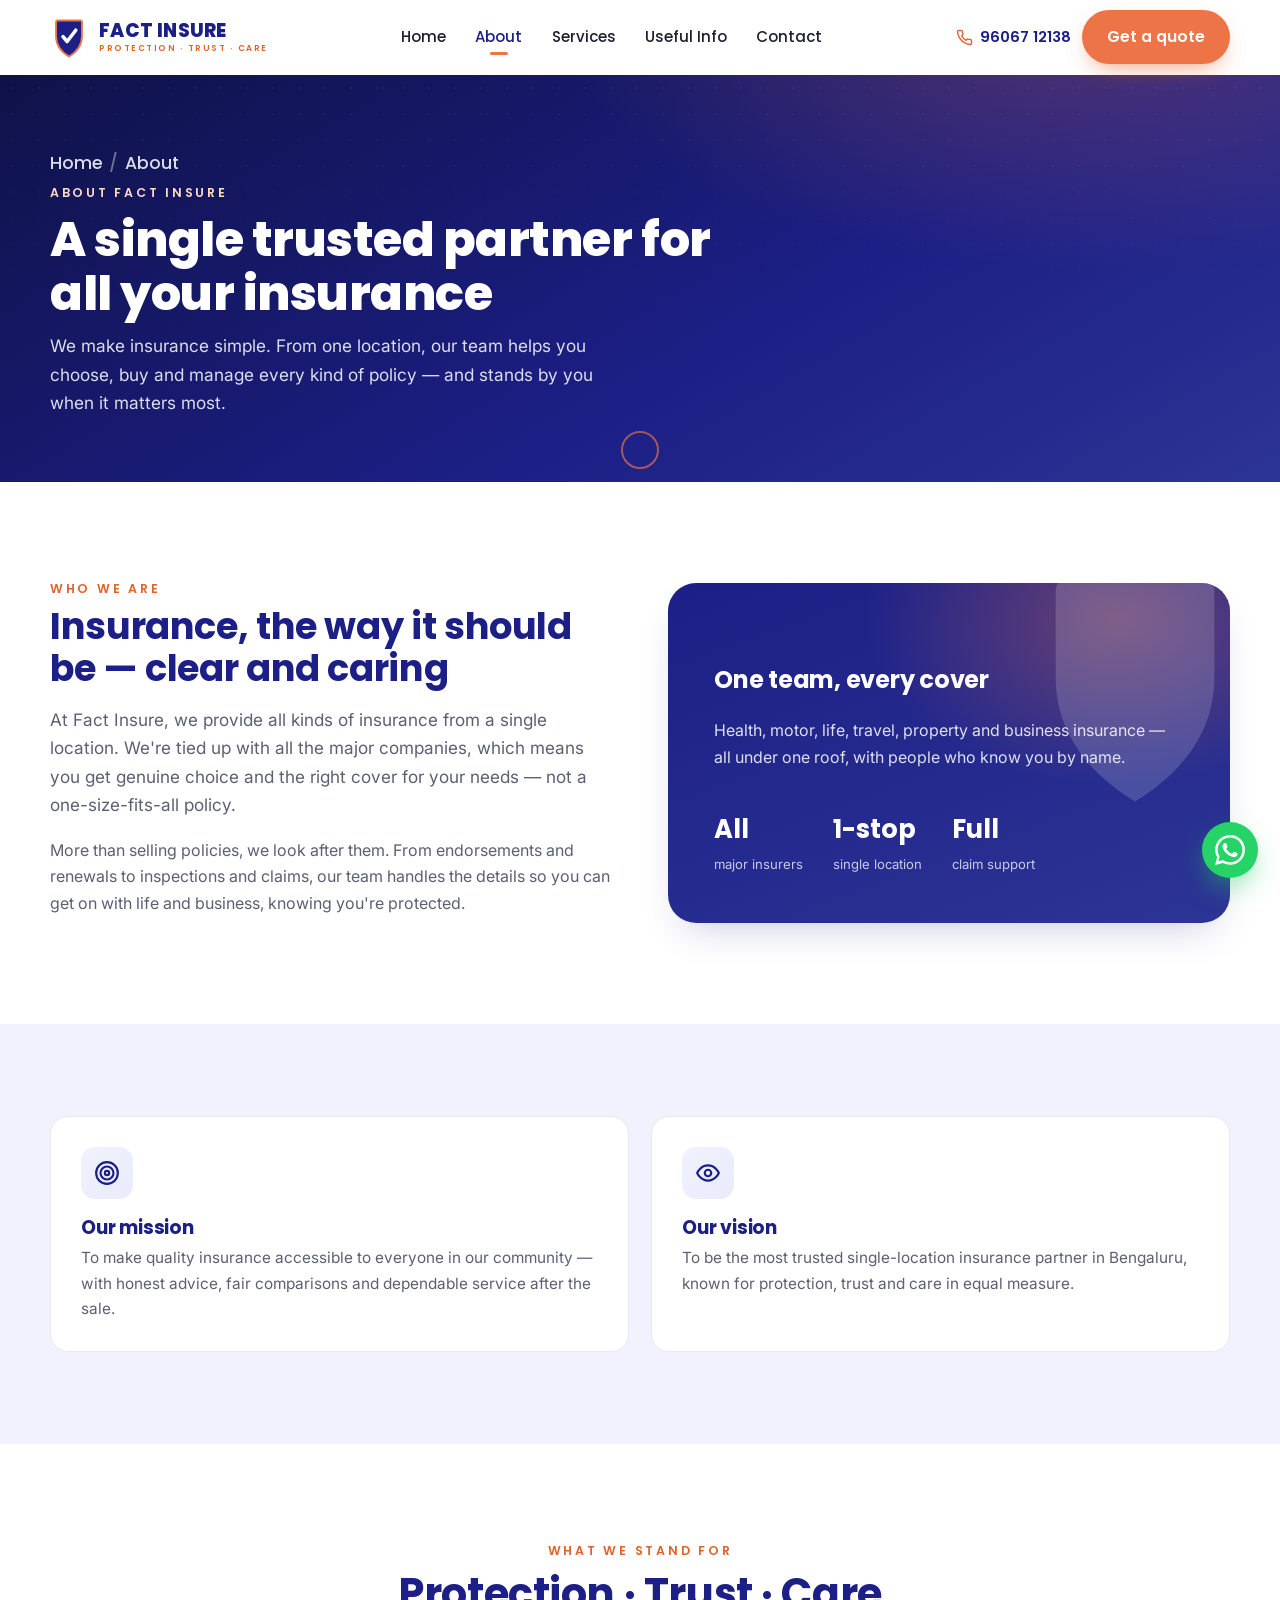
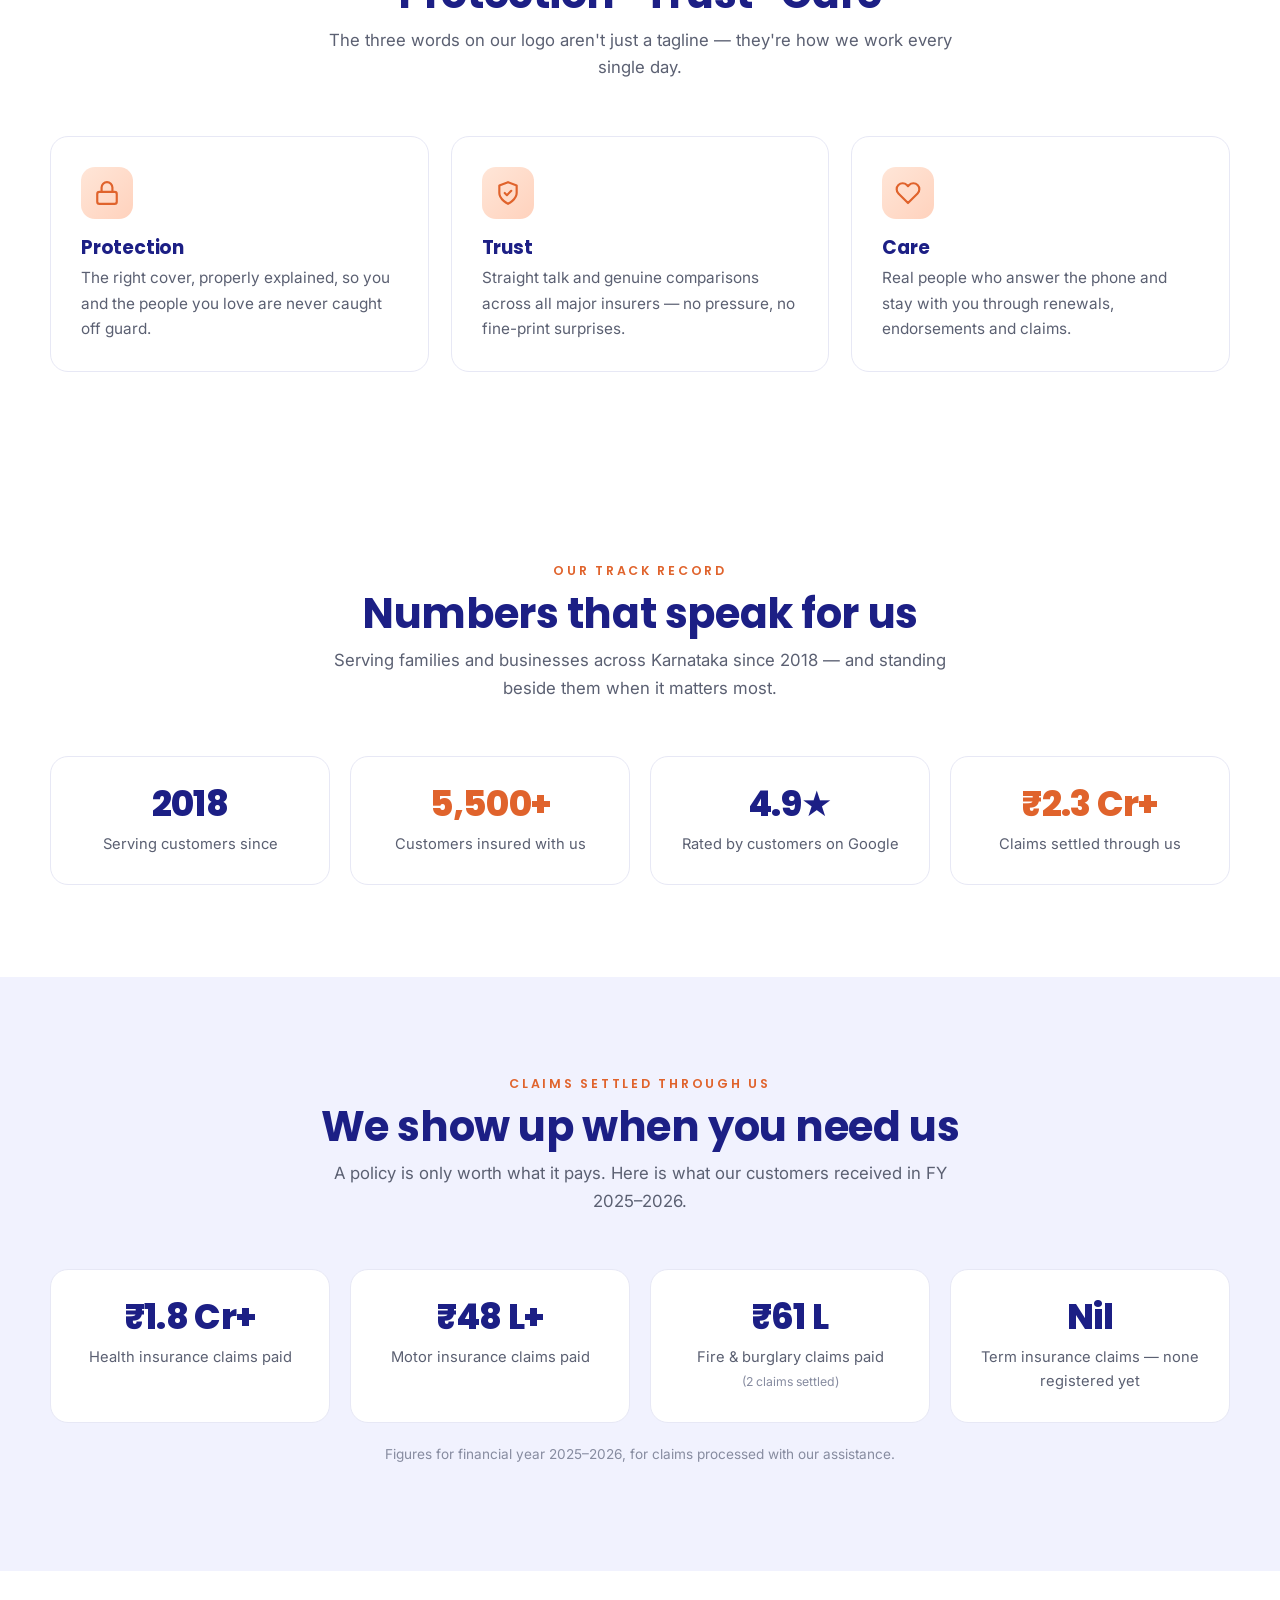
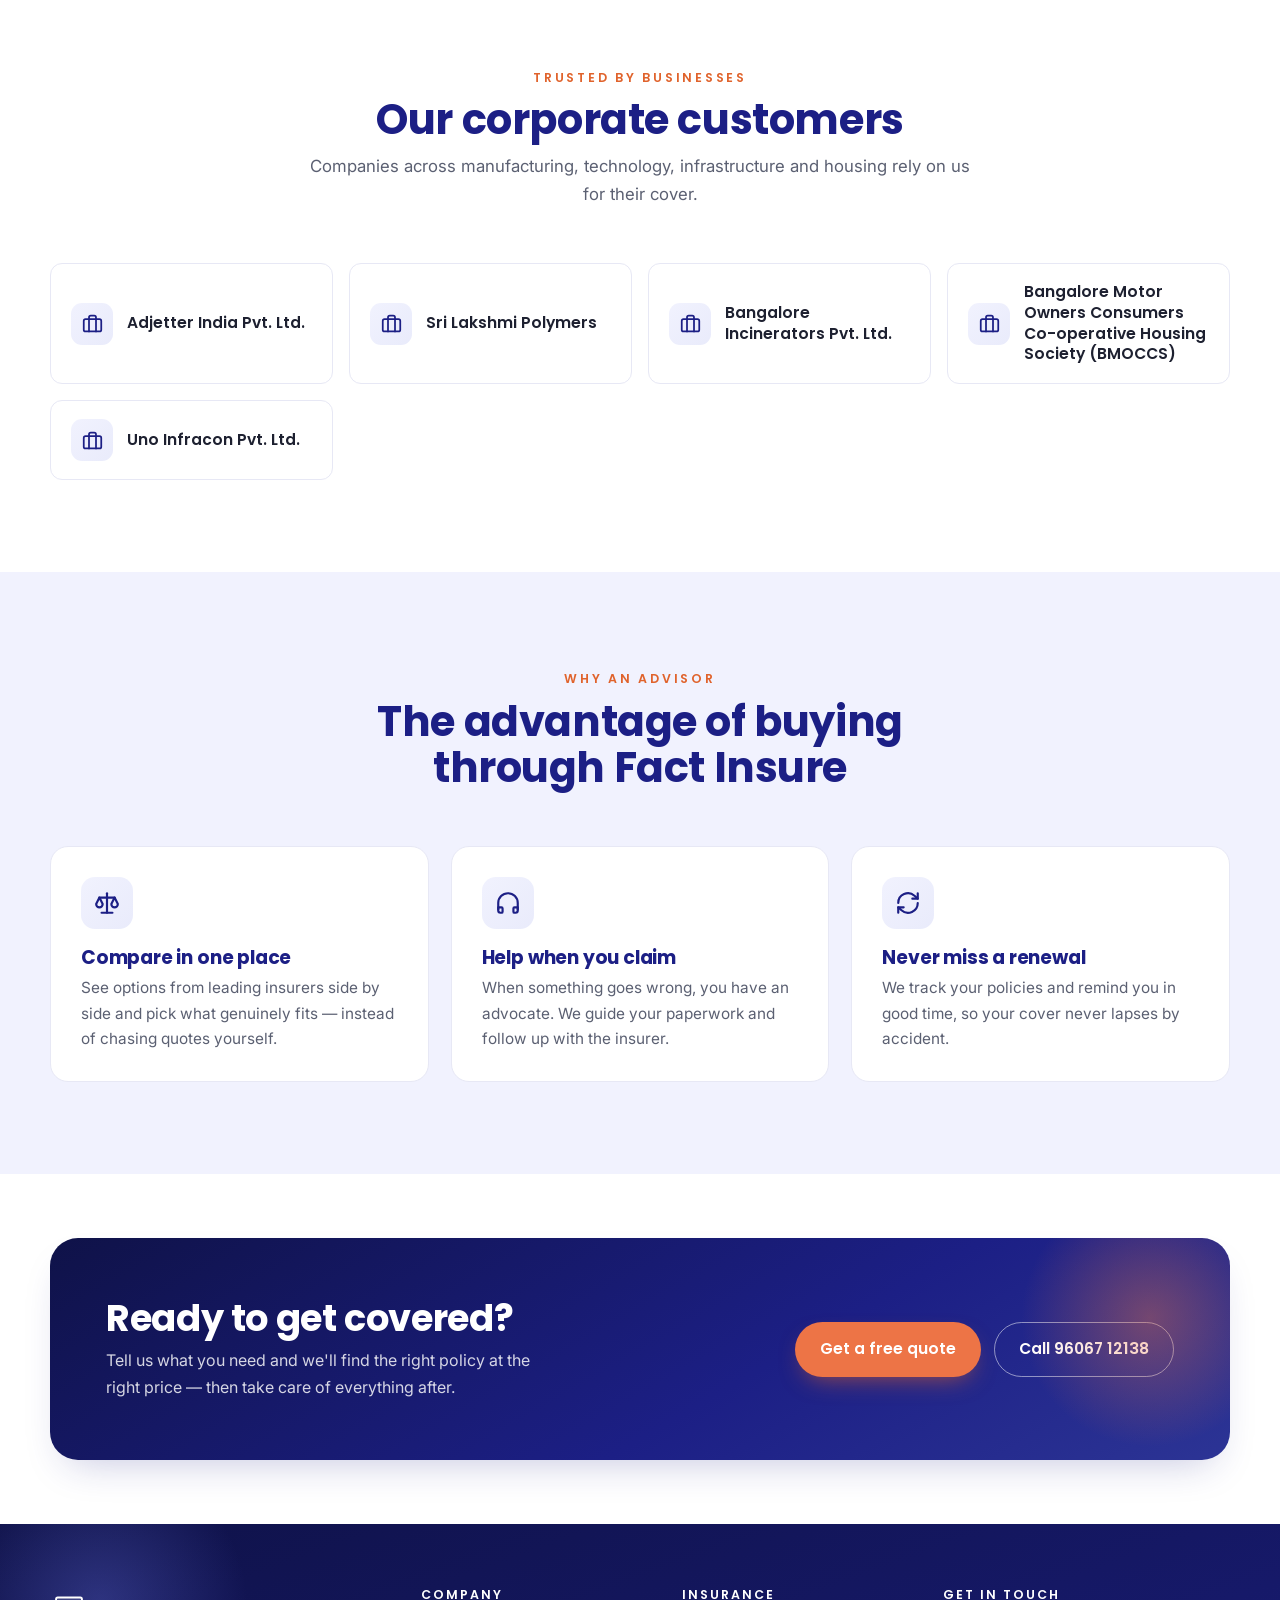
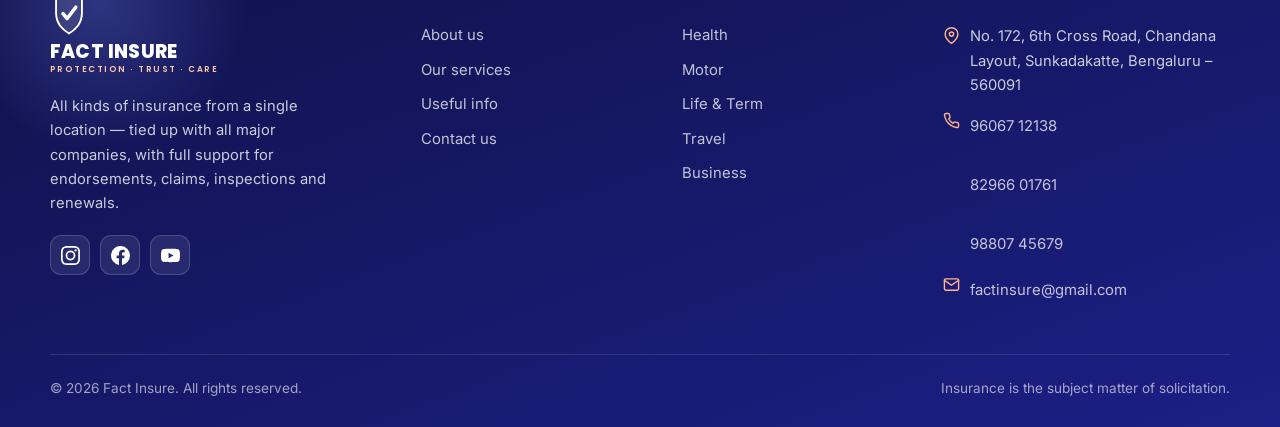
<file: about.html>
<!DOCTYPE html>
<html lang="en">
<head>
<meta charset="UTF-8">
<meta name="viewport" content="width=device-width, initial-scale=1">
<title>About Us — Fact Insure | Trusted insurance partner in Bengaluru</title>
<meta name="description" content="Learn about Fact Insure — a single-location insurance partner in Bengaluru offering all major covers with full claims, endorsement and renewal support.">
<link rel="icon" type="image/svg+xml" href="assets/favicon.svg">
<link rel="preconnect" href="https://fonts.googleapis.com">
<link rel="preconnect" href="https://fonts.gstatic.com" crossorigin>
<link href="https://fonts.googleapis.com/css2?family=Inter:wght@400;500;600&amp;family=Poppins:wght@500;600;700;800&amp;display=swap" rel="stylesheet">
<link rel="stylesheet" href="css/styles.css?v=2">
</head>
<body>
<header class="site-header">
  <div class="container">
    <div class="nav">
      <a class="brand" href="index.html" aria-label="Fact Insure — home"><svg class="brand-shield" viewBox="0 0 100 112" aria-hidden="true"><path class="body" d="M20,12 L80,12 Q84.5,12 84.5,16.5 L84.5,54 C84.5,78 70,96 50,108 C30,96 15.5,78 15.5,54 L15.5,16.5 Q15.5,12 20,12 Z"/><path class="check" d="M34,55 L45,68 L68,38"/></svg>
        <span class="brand-text"><strong>FACT INSURE</strong><small>PROTECTION · TRUST · CARE</small></span></a>
      <nav class="nav-links" aria-label="Primary">
        <a href="index.html">Home</a><a href="about.html" class="active">About</a><a href="services.html">Services</a><a href="useful-info.html">Useful Info</a><a href="contact.html">Contact</a>
      </nav>
      <div class="nav-cta">
        <a class="nav-tel" href="tel:+919606712138" aria-label="Call us"><svg viewBox="0 0 24 24" fill="none" stroke="currentColor" stroke-width="2" stroke-linecap="round" stroke-linejoin="round"><path d="M22 16.92v3a2 2 0 0 1-2.18 2 19.79 19.79 0 0 1-8.63-3.07 19.5 19.5 0 0 1-6-6 19.79 19.79 0 0 1-3.07-8.67A2 2 0 0 1 4.11 2h3a2 2 0 0 1 2 1.72c.13.96.36 1.9.7 2.81a2 2 0 0 1-.45 2.11L8.09 9.91a16 16 0 0 0 6 6l1.27-1.27a2 2 0 0 1 2.11-.45c.91.34 1.85.57 2.81.7A2 2 0 0 1 22 16.92z"/></svg> 96067 12138</a>
        <a class="btn" href="contact.html">Get a quote</a>
        <button class="nav-toggle" aria-label="Open menu" aria-expanded="false"><svg viewBox="0 0 24 24" fill="none" stroke="currentColor" stroke-width="2" stroke-linecap="round" stroke-linejoin="round"><line x1="3" y1="6" x2="21" y2="6"/><line x1="3" y1="12" x2="21" y2="12"/><line x1="3" y1="18" x2="21" y2="18"/></svg></button>
      </div>
    </div>
  </div>
</header>
<section class="page-hero">
  <div class="container"><div class="inner">
    <p class="crumbs"><a href="index.html">Home</a><span class="sep">/</span>About</p>
    <span class="eyebrow eyebrow--light">About Fact Insure</span>
    <h1>A single trusted partner for all your insurance</h1>
    <p>We make insurance simple. From one location, our team helps you choose, buy and manage every kind of policy — and stands by you when it matters most.</p>
  </div></div>
</section>

<section class="section"><div class="container">
  <div class="split">
    <div class="reveal">
      <span class="eyebrow">Who we are</span>
      <h2 style="font-size:clamp(1.7rem,3.5vw,2.3rem);margin:.4rem 0 .9rem">Insurance, the way it should be — clear and caring</h2>
      <p class="lead">At Fact Insure, we provide all kinds of insurance from a single location. We're tied up with all the major companies, which means you get genuine choice and the right cover for your needs — not a one-size-fits-all policy.</p>
      <p style="color:var(--slate);margin-top:14px">More than selling policies, we look after them. From endorsements and renewals to inspections and claims, our team handles the details so you can get on with life and business, knowing you're protected.</p>
    </div>
    <div class="media-panel reveal">
      <svg class="pn-shield" viewBox="0 0 100 112" aria-hidden="true"><path d="M20,12 L80,12 Q84.5,12 84.5,16.5 L84.5,54 C84.5,78 70,96 50,108 C30,96 15.5,78 15.5,54 L15.5,16.5 Q15.5,12 20,12 Z"/></svg>
      <h3>One team, every cover</h3>
      <p>Health, motor, life, travel, property and business insurance — all under one roof, with people who know you by name.</p>
      <div class="stat-row">
        <div><b>All</b><span>major insurers</span></div>
        <div><b>1-stop</b><span>single location</span></div>
        <div><b>Full</b><span>claim support</span></div>
      </div>
    </div>
  </div>
</div></section>

<section class="section bg-lav"><div class="container">
  <div class="grid grid-2">
    <article class="card reveal"><div class="ico"><svg viewBox="0 0 24 24" fill="none" stroke="currentColor" stroke-width="2" stroke-linecap="round" stroke-linejoin="round"><circle cx="12" cy="12" r="10"/><circle cx="12" cy="12" r="6"/><circle cx="12" cy="12" r="2"/></svg></div><h3>Our mission</h3><p>To make quality insurance accessible to everyone in our community — with honest advice, fair comparisons and dependable service after the sale.</p></article>
    <article class="card reveal"><div class="ico"><svg viewBox="0 0 24 24" fill="none" stroke="currentColor" stroke-width="2" stroke-linecap="round" stroke-linejoin="round"><path d="M2 12s3-7 10-7 10 7 10 7-3 7-10 7-10-7-10-7z"/><circle cx="12" cy="12" r="3"/></svg></div><h3>Our vision</h3><p>To be the most trusted single-location insurance partner in Bengaluru, known for protection, trust and care in equal measure.</p></article>
  </div>
</div></section>

<section class="section"><div class="container">
  <div class="section-head center reveal">
    <span class="eyebrow">What we stand for</span>
    <h2>Protection · Trust · Care</h2>
    <p>The three words on our logo aren't just a tagline — they're how we work every single day.</p>
  </div>
  <div class="grid grid-3">
    <article class="card card--accent reveal"><div class="ico"><svg viewBox="0 0 24 24" fill="none" stroke="currentColor" stroke-width="2" stroke-linecap="round" stroke-linejoin="round"><rect x="3" y="11" width="18" height="11" rx="2"/><path d="M7 11V7a5 5 0 0 1 10 0v4"/></svg></div><h3>Protection</h3><p>The right cover, properly explained, so you and the people you love are never caught off guard.</p></article>
    <article class="card card--accent reveal"><div class="ico"><svg viewBox="0 0 24 24" fill="none" stroke="currentColor" stroke-width="2" stroke-linecap="round" stroke-linejoin="round"><path d="M12 22s8-4 8-10V5l-8-3-8 3v7c0 6 8 10 8 10z"/><polyline points="9 12 11 14 15 10"/></svg></div><h3>Trust</h3><p>Straight talk and genuine comparisons across all major insurers — no pressure, no fine-print surprises.</p></article>
    <article class="card card--accent reveal"><div class="ico"><svg viewBox="0 0 24 24" fill="none" stroke="currentColor" stroke-width="2" stroke-linecap="round" stroke-linejoin="round"><path d="M20.84 4.61a5.5 5.5 0 0 0-7.78 0L12 5.67l-1.06-1.06a5.5 5.5 0 1 0-7.78 7.78L12 21.23l8.84-8.84a5.5 5.5 0 0 0 0-7.78z"/></svg></div><h3>Care</h3><p>Real people who answer the phone and stay with you through renewals, endorsements and claims.</p></article>
  </div>
</div></section>

<section class="section"><div class="container">
  <div class="section-head center reveal">
    <span class="eyebrow">Our track record</span>
    <h2>Numbers that speak for us</h2>
    <p>Serving families and businesses across Karnataka since 2018 — and standing beside them when it matters most.</p>
  </div>
  <div class="stat-grid">
    <div class="stat-box reveal"><b>2018</b><span>Serving customers since</span></div>
    <div class="stat-box reveal is-accent"><b>5,500+</b><span>Customers insured with us</span></div>
    <div class="stat-box reveal"><b>4.9&#9733;</b><span>Rated by customers on Google</span></div>
    <div class="stat-box reveal is-accent"><b>&#8377;2.3 Cr+</b><span>Claims settled through us</span></div>
  </div>
</div></section>

<section class="section bg-lav"><div class="container">
  <div class="section-head center reveal">
    <span class="eyebrow">Claims settled through us</span>
    <h2>We show up when you need us</h2>
    <p>A policy is only worth what it pays. Here is what our customers received in FY 2025&ndash;2026.</p>
  </div>
  <div class="stat-grid">
    <div class="stat-box reveal"><b>&#8377;1.8 Cr+</b><span>Health insurance claims paid</span></div>
    <div class="stat-box reveal"><b>&#8377;48 L+</b><span>Motor insurance claims paid</span></div>
    <div class="stat-box reveal"><b>&#8377;61 L</b><span>Fire &amp; burglary claims paid <br><small style="color:var(--slate-light)">(2 claims settled)</small></span></div>
    <div class="stat-box reveal"><b>Nil</b><span>Term insurance claims &mdash; none registered yet</span></div>
  </div>
  <p class="stat-note">Figures for financial year 2025&ndash;2026, for claims processed with our assistance.</p>
</div></section>

<section class="section"><div class="container">
  <div class="section-head center reveal">
    <span class="eyebrow">Trusted by businesses</span>
    <h2>Our corporate customers</h2>
    <p>Companies across manufacturing, technology, infrastructure and housing rely on us for their cover.</p>
  </div>
  <div class="corp-grid">
    <div class="corp-item reveal"><span class="ci"><svg viewBox="0 0 24 24" fill="none" stroke="currentColor" stroke-width="2" stroke-linecap="round" stroke-linejoin="round"><rect x="2" y="7" width="20" height="14" rx="2"/><path d="M16 21V5a2 2 0 0 0-2-2h-4a2 2 0 0 0-2 2v16"/></svg></span><b>Adjetter India Pvt. Ltd.</b></div>
    <div class="corp-item reveal"><span class="ci"><svg viewBox="0 0 24 24" fill="none" stroke="currentColor" stroke-width="2" stroke-linecap="round" stroke-linejoin="round"><rect x="2" y="7" width="20" height="14" rx="2"/><path d="M16 21V5a2 2 0 0 0-2-2h-4a2 2 0 0 0-2 2v16"/></svg></span><b>Sri Lakshmi Polymers</b></div>
    <div class="corp-item reveal"><span class="ci"><svg viewBox="0 0 24 24" fill="none" stroke="currentColor" stroke-width="2" stroke-linecap="round" stroke-linejoin="round"><rect x="2" y="7" width="20" height="14" rx="2"/><path d="M16 21V5a2 2 0 0 0-2-2h-4a2 2 0 0 0-2 2v16"/></svg></span><b>Bangalore Incinerators Pvt. Ltd.</b></div>
    <div class="corp-item reveal"><span class="ci"><svg viewBox="0 0 24 24" fill="none" stroke="currentColor" stroke-width="2" stroke-linecap="round" stroke-linejoin="round"><rect x="2" y="7" width="20" height="14" rx="2"/><path d="M16 21V5a2 2 0 0 0-2-2h-4a2 2 0 0 0-2 2v16"/></svg></span><b>Bangalore Motor Owners Consumers Co-operative Housing Society (BMOCCS)</b></div>
    <div class="corp-item reveal"><span class="ci"><svg viewBox="0 0 24 24" fill="none" stroke="currentColor" stroke-width="2" stroke-linecap="round" stroke-linejoin="round"><rect x="2" y="7" width="20" height="14" rx="2"/><path d="M16 21V5a2 2 0 0 0-2-2h-4a2 2 0 0 0-2 2v16"/></svg></span><b>Uno Infracon Pvt. Ltd.</b></div>
  </div>
</div></section>

<section class="section bg-lav"><div class="container">
  <div class="section-head center reveal">
    <span class="eyebrow">Why an advisor</span>
    <h2>The advantage of buying through Fact Insure</h2>
  </div>
  <div class="grid grid-3">
    <article class="card reveal"><div class="ico"><svg viewBox="0 0 24 24" fill="none" stroke="currentColor" stroke-width="2" stroke-linecap="round" stroke-linejoin="round"><path d="M12 3v18"/><path d="M5 7h14"/><path d="m5 7-3 6a3 3 0 0 0 6 0z"/><path d="m19 7-3 6a3 3 0 0 0 6 0z"/><path d="M7 21h10"/></svg></div><h3>Compare in one place</h3><p>See options from leading insurers side by side and pick what genuinely fits — instead of chasing quotes yourself.</p></article>
    <article class="card reveal"><div class="ico"><svg viewBox="0 0 24 24" fill="none" stroke="currentColor" stroke-width="2" stroke-linecap="round" stroke-linejoin="round"><path d="M3 18v-6a9 9 0 0 1 18 0v6"/><path d="M21 19a2 2 0 0 1-2 2h-1a1 1 0 0 1-1-1v-3a1 1 0 0 1 1-1h3z"/><path d="M3 19a2 2 0 0 0 2 2h1a1 1 0 0 0 1-1v-3a1 1 0 0 0-1-1H3z"/></svg></div><h3>Help when you claim</h3><p>When something goes wrong, you have an advocate. We guide your paperwork and follow up with the insurer.</p></article>
    <article class="card reveal"><div class="ico"><svg viewBox="0 0 24 24" fill="none" stroke="currentColor" stroke-width="2" stroke-linecap="round" stroke-linejoin="round"><path d="M3 12a9 9 0 0 1 15-6.7L21 8"/><path d="M21 3v5h-5"/><path d="M21 12a9 9 0 0 1-15 6.7L3 16"/><path d="M3 21v-5h5"/></svg></div><h3>Never miss a renewal</h3><p>We track your policies and remind you in good time, so your cover never lapses by accident.</p></article>
  </div>
</div></section>

<section class="section--tight"><div class="container">
  <div class="cta-band reveal">
    <div><h2>Ready to get covered?</h2>
      <p>Tell us what you need and we'll find the right policy at the right price — then take care of everything after.</p></div>
    <div class="cta-actions">
      <a class="btn" href="contact.html">Get a free quote</a>
      <a class="btn btn--ghost" href="tel:+919606712138">Call 96067 12138</a></div>
  </div></div></section>
<footer class="site-footer">
  <div class="container">
    <div class="footer-grid">
      <div class="footer-col">
        <a class="brand brand--light" href="index.html" aria-label="Fact Insure — home"><svg class="brand-shield" viewBox="0 0 100 112" aria-hidden="true"><path class="body" d="M20,12 L80,12 Q84.5,12 84.5,16.5 L84.5,54 C84.5,78 70,96 50,108 C30,96 15.5,78 15.5,54 L15.5,16.5 Q15.5,12 20,12 Z"/><path class="check" d="M34,55 L45,68 L68,38"/></svg>
          <span class="brand-text"><strong>FACT INSURE</strong><small>PROTECTION · TRUST · CARE</small></span></a>
        <p>All kinds of insurance from a single location — tied up with all major companies, with full support for endorsements, claims, inspections and renewals.</p>
        <div class="social-links">
          <a href="https://www.instagram.com/factinsure?igsh=dTR2empqcTlucjA1" target="_blank" rel="noopener" aria-label="Fact Insure on Instagram"><svg viewBox="0 0 24 24" aria-hidden="true"><path fill="currentColor" d="M12 2.16c3.2 0 3.58 0 4.85.07 1.17.05 1.8.25 2.23.41.56.22.96.48 1.38.9.42.42.68.82.9 1.38.16.42.36 1.06.41 2.23.06 1.27.07 1.65.07 4.85s0 3.58-.07 4.85c-.05 1.17-.25 1.8-.41 2.23a3.7 3.7 0 0 1-.9 1.38 3.7 3.7 0 0 1-1.38.9c-.42.16-1.06.36-2.23.41-1.27.06-1.65.07-4.85.07s-3.58 0-4.85-.07c-1.17-.05-1.8-.25-2.23-.41a3.7 3.7 0 0 1-1.38-.9 3.7 3.7 0 0 1-.9-1.38c-.16-.42-.36-1.06-.41-2.23C2.16 15.58 2.16 15.2 2.16 12s0-3.58.07-4.85c.05-1.17.25-1.8.41-2.23.22-.56.48-.96.9-1.38.42-.42.82-.68 1.38-.9.42-.16 1.06-.36 2.23-.41C8.42 2.16 8.8 2.16 12 2.16M12 0C8.74 0 8.33 0 7.05.07 5.78.13 4.9.33 4.14.63a5.8 5.8 0 0 0-2.12 1.38A5.8 5.8 0 0 0 .63 4.14C.33 4.9.13 5.78.07 7.05 0 8.33 0 8.74 0 12s0 3.67.07 4.95c.06 1.27.26 2.15.56 2.91a5.8 5.8 0 0 0 1.38 2.12 5.8 5.8 0 0 0 2.12 1.38c.76.3 1.64.5 2.91.56C8.33 24 8.74 24 12 24s3.67 0 4.95-.07c1.27-.06 2.15-.26 2.91-.56a6.05 6.05 0 0 0 3.5-3.5c.3-.76.5-1.64.56-2.91.07-1.28.07-1.69.07-4.95s0-3.67-.07-4.95c-.06-1.27-.26-2.15-.56-2.91a5.8 5.8 0 0 0-1.38-2.12A5.8 5.8 0 0 0 19.86.63C19.1.33 18.22.13 16.95.07 15.67 0 15.26 0 12 0z"/><path fill="currentColor" d="M12 5.84A6.16 6.16 0 1 0 18.16 12 6.16 6.16 0 0 0 12 5.84zM12 16a4 4 0 1 1 4-4 4 4 0 0 1-4 4z"/><circle fill="currentColor" cx="18.41" cy="5.59" r="1.44"/></svg></a>
          <a href="https://www.facebook.com/share/1DzBadqJGa/" target="_blank" rel="noopener" aria-label="Fact Insure on Facebook"><svg viewBox="0 0 24 24" aria-hidden="true"><path fill="currentColor" d="M24 12a12 12 0 1 0-13.88 11.85v-8.38H7.08V12h3.04V9.36c0-3 1.79-4.67 4.53-4.67 1.31 0 2.68.24 2.68.24v2.95h-1.51c-1.49 0-1.95.92-1.95 1.87V12h3.32l-.53 3.47h-2.79v8.38A12 12 0 0 0 24 12z"/></svg></a>
          <a href="https://youtube.com/@factinsure?si=ZuciIrDkM-4pLr28" target="_blank" rel="noopener" aria-label="Fact Insure on YouTube"><svg viewBox="0 0 24 24" aria-hidden="true"><path fill="currentColor" d="M23.5 6.19a3.02 3.02 0 0 0-2.12-2.14C19.5 3.55 12 3.55 12 3.55s-7.5 0-9.38.5A3.02 3.02 0 0 0 .5 6.19 31.5 31.5 0 0 0 0 12a31.5 31.5 0 0 0 .5 5.81 3.02 3.02 0 0 0 2.12 2.14c1.88.5 9.38.5 9.38.5s7.5 0 9.38-.5a3.02 3.02 0 0 0 2.12-2.14A31.5 31.5 0 0 0 24 12a31.5 31.5 0 0 0-.5-5.81zM9.55 15.57V8.43L15.82 12z"/></svg></a>
        </div>
      </div>
      <div class="footer-col"><h4>Company</h4>
        <a href="about.html">About us</a><a href="services.html">Our services</a>
        <a href="useful-info.html">Useful info</a>
        <a href="contact.html">Contact us</a></div>
      <div class="footer-col"><h4>Insurance</h4>
        <a href="services.html">Health</a><a href="services.html">Motor</a>
        <a href="services.html">Life &amp; Term</a><a href="services.html">Travel</a><a href="services.html">Business</a></div>
      <div class="footer-col"><h4>Get in touch</h4>
        <ul class="footer-contact">
          <li><svg viewBox="0 0 24 24" fill="none" stroke="currentColor" stroke-width="2" stroke-linecap="round" stroke-linejoin="round"><path d="M21 10c0 7-9 13-9 13s-9-6-9-13a9 9 0 0 1 18 0z"/><circle cx="12" cy="10" r="3"/></svg><span>No. 172, 6th Cross Road, Chandana Layout, Sunkadakatte, Bengaluru – 560091</span></li>
          <li><svg viewBox="0 0 24 24" fill="none" stroke="currentColor" stroke-width="2" stroke-linecap="round" stroke-linejoin="round"><path d="M22 16.92v3a2 2 0 0 1-2.18 2 19.79 19.79 0 0 1-8.63-3.07 19.5 19.5 0 0 1-6-6 19.79 19.79 0 0 1-3.07-8.67A2 2 0 0 1 4.11 2h3a2 2 0 0 1 2 1.72c.13.96.36 1.9.7 2.81a2 2 0 0 1-.45 2.11L8.09 9.91a16 16 0 0 0 6 6l1.27-1.27a2 2 0 0 1 2.11-.45c.91.34 1.85.57 2.81.7A2 2 0 0 1 22 16.92z"/></svg><span><a href="tel:+919606712138">96067 12138</a><br><a href="tel:+918296601761">82966 01761</a><br><a href="tel:+919880745679">98807 45679</a></span></li>
          <li><svg viewBox="0 0 24 24" fill="none" stroke="currentColor" stroke-width="2" stroke-linecap="round" stroke-linejoin="round"><path d="M4 4h16a2 2 0 0 1 2 2v12a2 2 0 0 1-2 2H4a2 2 0 0 1-2-2V6a2 2 0 0 1 2-2z"/><polyline points="22,6 12,13 2,6"/></svg><span><a href="mailto:factinsure@gmail.com">factinsure@gmail.com</a></span></li>
        </ul></div>
    </div>
    <div class="footer-bottom">
      <span>© <span id="year"></span> Fact Insure. All rights reserved.</span>
      <span>Insurance is the subject matter of solicitation.</span>
    </div>
  </div>
</footer>
<a class="wa-float" href="https://wa.me/919606712138?text=Hi%20Fact%20Insure%2C%20I%20would%20like%20to%20know%20more%20about%20your%20insurance%20services." target="_blank" rel="noopener" aria-label="Chat with us on WhatsApp"><svg viewBox="0 0 24 24" aria-hidden="true"><path d="M.057 24l1.687-6.163a11.867 11.867 0 0 1-1.587-5.945C.16 5.335 5.495 0 12.05 0a11.817 11.817 0 0 1 8.413 3.488 11.824 11.824 0 0 1 3.48 8.414c-.003 6.557-5.338 11.892-11.893 11.892a11.9 11.9 0 0 1-5.688-1.448L.057 24zm6.597-3.807c1.676.995 3.276 1.591 5.392 1.592 5.448 0 9.886-4.434 9.889-9.885.002-5.462-4.415-9.89-9.881-9.892-5.452 0-9.887 4.434-9.889 9.884a9.86 9.86 0 0 0 1.51 5.26l-.999 3.648 3.738-.607zm11.387-5.464c-.074-.124-.272-.198-.57-.347-.297-.149-1.758-.868-2.031-.967-.272-.099-.47-.149-.669.149-.198.297-.768.967-.941 1.165-.173.198-.347.223-.644.074-.297-.149-1.255-.462-2.39-1.475-.883-.788-1.48-1.761-1.653-2.059-.173-.297-.018-.458.13-.606.134-.133.298-.347.446-.52.149-.174.198-.298.298-.497.099-.198.05-.371-.025-.52-.074-.149-.669-1.612-.916-2.207-.242-.579-.487-.5-.669-.51l-.57-.01c-.198 0-.52.074-.792.372-.272.297-1.04 1.016-1.04 2.479 0 1.462 1.065 2.875 1.213 3.074.149.198 2.095 3.2 5.076 4.487.709.306 1.263.489 1.694.626.712.226 1.36.194 1.872.118.571-.085 1.758-.719 2.006-1.413.248-.694.248-1.29.173-1.414z"/></svg></a>
<script src="js/main.js?v=2"></script>
</body>
</html>
</file>
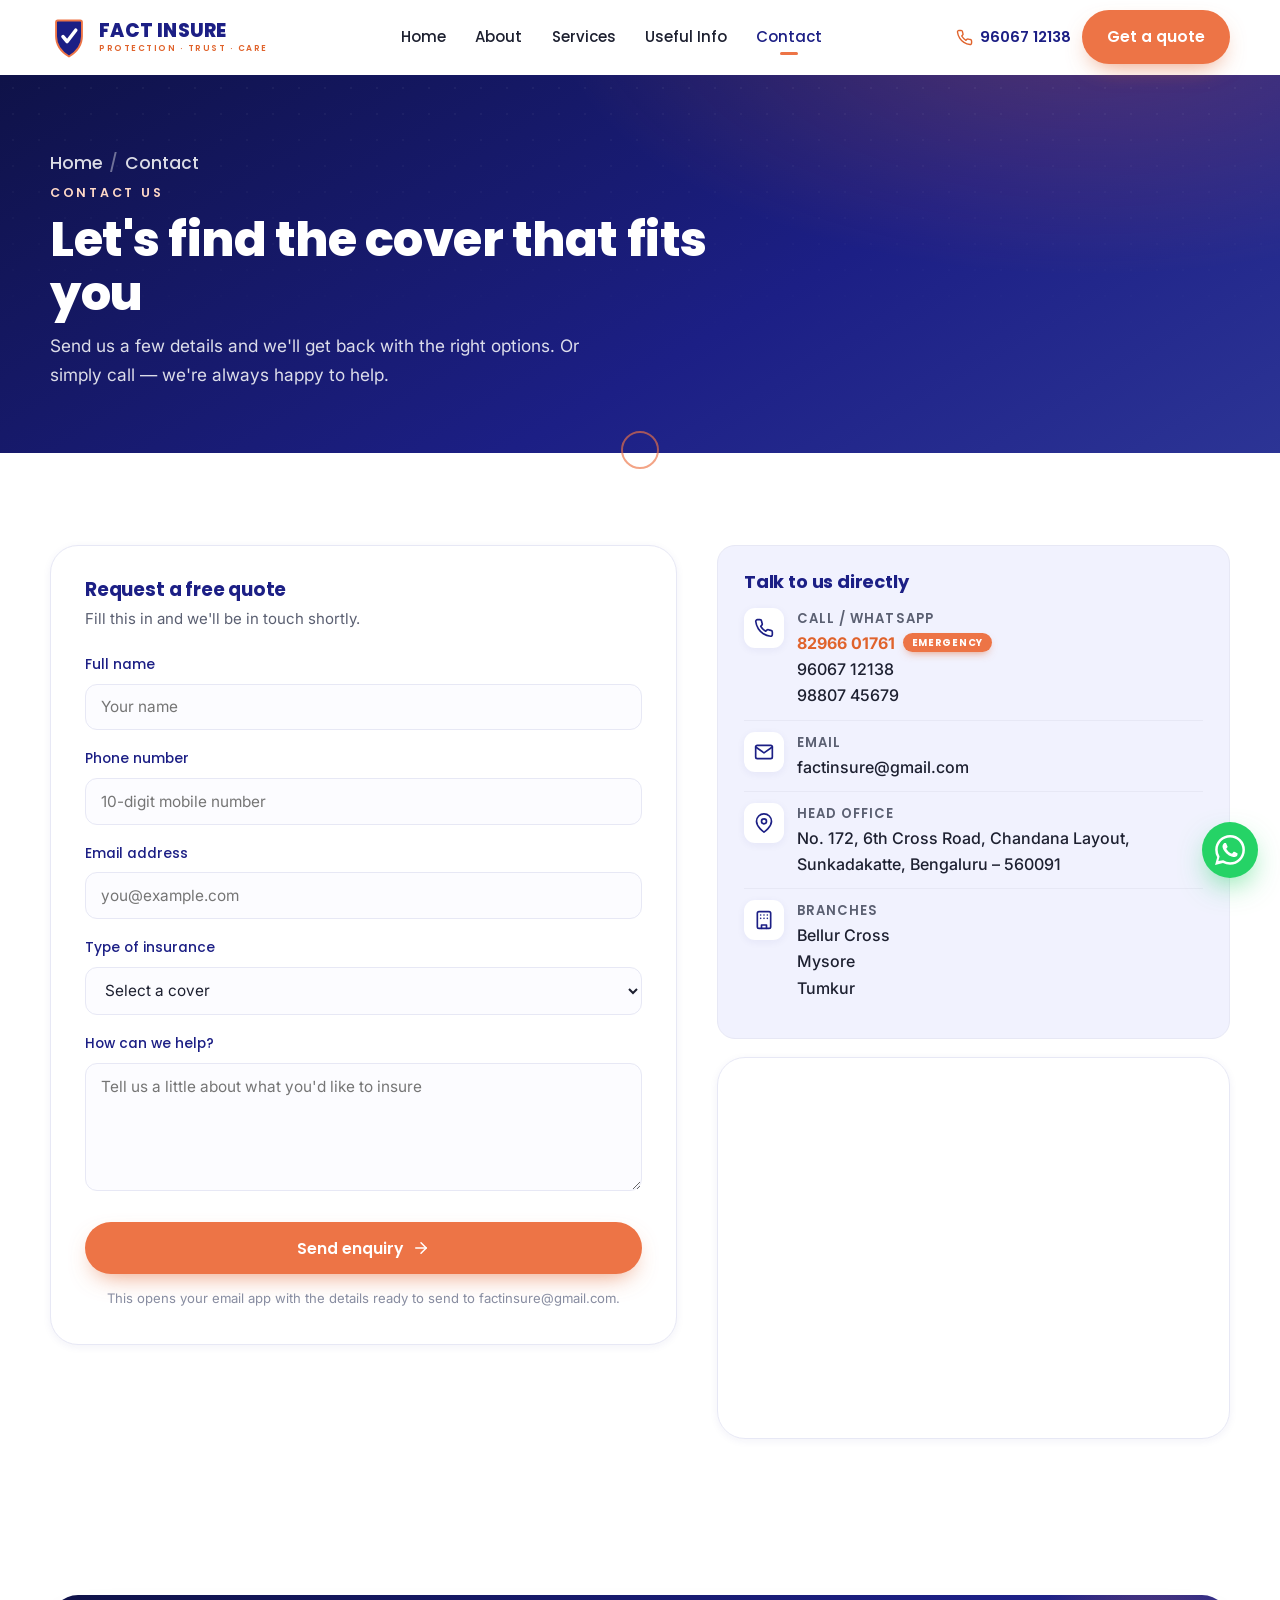
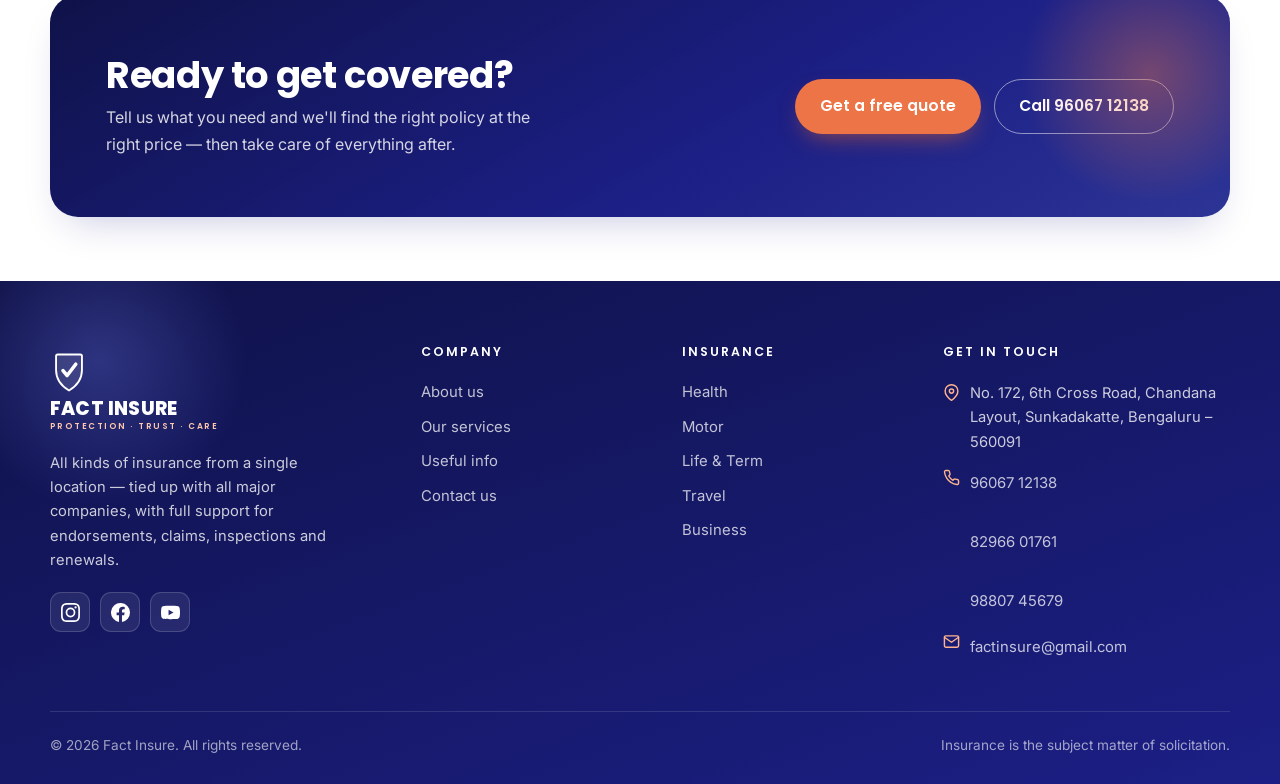
<file: contact.html>
<!DOCTYPE html>
<html lang="en">
<head>
<meta charset="UTF-8">
<meta name="viewport" content="width=device-width, initial-scale=1">
<title>Contact Us — Fact Insure | Get a free insurance quote</title>
<meta name="description" content="Contact Fact Insure for a free insurance quote. Call, email or send an enquiry and our team in Bengaluru will help you find the right cover.">
<link rel="icon" type="image/svg+xml" href="assets/favicon.svg">
<link rel="preconnect" href="https://fonts.googleapis.com">
<link rel="preconnect" href="https://fonts.gstatic.com" crossorigin>
<link href="https://fonts.googleapis.com/css2?family=Inter:wght@400;500;600&amp;family=Poppins:wght@500;600;700;800&amp;display=swap" rel="stylesheet">
<link rel="stylesheet" href="css/styles.css?v=2">
</head>
<body>
<header class="site-header">
  <div class="container">
    <div class="nav">
      <a class="brand" href="index.html" aria-label="Fact Insure — home"><svg class="brand-shield" viewBox="0 0 100 112" aria-hidden="true"><path class="body" d="M20,12 L80,12 Q84.5,12 84.5,16.5 L84.5,54 C84.5,78 70,96 50,108 C30,96 15.5,78 15.5,54 L15.5,16.5 Q15.5,12 20,12 Z"/><path class="check" d="M34,55 L45,68 L68,38"/></svg>
        <span class="brand-text"><strong>FACT INSURE</strong><small>PROTECTION · TRUST · CARE</small></span></a>
      <nav class="nav-links" aria-label="Primary">
        <a href="index.html">Home</a><a href="about.html">About</a><a href="services.html">Services</a><a href="useful-info.html">Useful Info</a><a href="contact.html" class="active">Contact</a>
      </nav>
      <div class="nav-cta">
        <a class="nav-tel" href="tel:+919606712138" aria-label="Call us"><svg viewBox="0 0 24 24" fill="none" stroke="currentColor" stroke-width="2" stroke-linecap="round" stroke-linejoin="round"><path d="M22 16.92v3a2 2 0 0 1-2.18 2 19.79 19.79 0 0 1-8.63-3.07 19.5 19.5 0 0 1-6-6 19.79 19.79 0 0 1-3.07-8.67A2 2 0 0 1 4.11 2h3a2 2 0 0 1 2 1.72c.13.96.36 1.9.7 2.81a2 2 0 0 1-.45 2.11L8.09 9.91a16 16 0 0 0 6 6l1.27-1.27a2 2 0 0 1 2.11-.45c.91.34 1.85.57 2.81.7A2 2 0 0 1 22 16.92z"/></svg> 96067 12138</a>
        <a class="btn" href="contact.html">Get a quote</a>
        <button class="nav-toggle" aria-label="Open menu" aria-expanded="false"><svg viewBox="0 0 24 24" fill="none" stroke="currentColor" stroke-width="2" stroke-linecap="round" stroke-linejoin="round"><line x1="3" y1="6" x2="21" y2="6"/><line x1="3" y1="12" x2="21" y2="12"/><line x1="3" y1="18" x2="21" y2="18"/></svg></button>
      </div>
    </div>
  </div>
</header>
<section class="page-hero">
  <div class="container"><div class="inner">
    <p class="crumbs"><a href="index.html">Home</a><span class="sep">/</span>Contact</p>
    <span class="eyebrow eyebrow--light">Contact us</span>
    <h1>Let's find the cover that fits you</h1>
    <p>Send us a few details and we'll get back with the right options. Or simply call — we're always happy to help.</p>
  </div></div>
</section>

<section class="section"><div class="container">
  <div class="contact-grid">
    <form class="form reveal" id="contactForm" novalidate>
      <h3 style="margin-bottom:6px">Request a free quote</h3>
      <p style="color:var(--slate);font-size:.94rem;margin:0 0 22px">Fill this in and we'll be in touch shortly.</p>
      <div class="field"><label for="name">Full name</label>
        <input id="name" name="name" type="text" placeholder="Your name" required></div>
      <div class="field"><label for="phone">Phone number</label>
        <input id="phone" name="phone" type="tel" inputmode="numeric" autocomplete="tel" maxlength="14" placeholder="10-digit mobile number" required></div>
      <div class="field"><label for="email">Email address</label>
        <input id="email" name="email" type="email" placeholder="you@example.com"></div>
      <div class="field"><label for="type">Type of insurance</label>
        <select id="type" name="type">
          <option value="">Select a cover</option>
          <option>Health</option><option>Motor</option><option>Life &amp; Term</option>
          <option>Travel</option><option>Home &amp; Property</option><option>Fire</option>
          <option>Marine</option><option>Business / Liability</option><option>Group / Employee</option>
          <option>Mutual Funds</option><option>Security Bonds</option><option>Surety Bond (Contractors)</option>
          <option>Not sure — please advise</option>
        </select></div>
      <div class="field"><label for="message">How can we help?</label>
        <textarea id="message" name="message" placeholder="Tell us a little about what you'd like to insure"></textarea></div>
      <button class="btn" type="submit">Send enquiry <svg viewBox="0 0 24 24" fill="none" stroke="currentColor" stroke-width="2" stroke-linecap="round" stroke-linejoin="round"><line x1="5" y1="12" x2="19" y2="12"/><polyline points="12 5 19 12 12 19"/></svg></button>
      <p class="form-note" id="formStatus">This opens your email app with the details ready to send to factinsure@gmail.com.</p>
    </form>

    <div>
      <div class="info-card reveal">
        <h3>Talk to us directly</h3>
        <div class="info-line"><span class="ii"><svg viewBox="0 0 24 24" fill="none" stroke="currentColor" stroke-width="2" stroke-linecap="round" stroke-linejoin="round"><path d="M22 16.92v3a2 2 0 0 1-2.18 2 19.79 19.79 0 0 1-8.63-3.07 19.5 19.5 0 0 1-6-6 19.79 19.79 0 0 1-3.07-8.67A2 2 0 0 1 4.11 2h3a2 2 0 0 1 2 1.72c.13.96.36 1.9.7 2.81a2 2 0 0 1-.45 2.11L8.09 9.91a16 16 0 0 0 6 6l1.27-1.27a2 2 0 0 1 2.11-.45c.91.34 1.85.57 2.81.7A2 2 0 0 1 22 16.92z"/></svg></span><div><b>Call / WhatsApp</b>
          <span class="v"><a class="emg-num" href="tel:+918296601761">82966 01761 <span class="emg-badge">Emergency</span></a><br><a href="tel:+919606712138">96067 12138</a><br><a href="tel:+919880745679">98807 45679</a></span></div></div>
        <div class="info-line"><span class="ii"><svg viewBox="0 0 24 24" fill="none" stroke="currentColor" stroke-width="2" stroke-linecap="round" stroke-linejoin="round"><path d="M4 4h16a2 2 0 0 1 2 2v12a2 2 0 0 1-2 2H4a2 2 0 0 1-2-2V6a2 2 0 0 1 2-2z"/><polyline points="22,6 12,13 2,6"/></svg></span><div><b>Email</b>
          <span class="v"><a href="mailto:factinsure@gmail.com">factinsure@gmail.com</a></span></div></div>
        <div class="info-line"><span class="ii"><svg viewBox="0 0 24 24" fill="none" stroke="currentColor" stroke-width="2" stroke-linecap="round" stroke-linejoin="round"><path d="M21 10c0 7-9 13-9 13s-9-6-9-13a9 9 0 0 1 18 0z"/><circle cx="12" cy="10" r="3"/></svg></span><div><b>Head office</b>
          <span class="v">No. 172, 6th Cross Road, Chandana Layout, Sunkadakatte, Bengaluru – 560091</span></div></div>
        <div class="info-line"><span class="ii"><svg viewBox="0 0 24 24" fill="none" stroke="currentColor" stroke-width="2" stroke-linecap="round" stroke-linejoin="round"><rect x="4" y="2" width="16" height="20" rx="2"/><path d="M9 22v-4h6v4"/><path d="M8 6h.01M16 6h.01M12 6h.01M12 10h.01M16 10h.01M8 10h.01"/></svg></span><div><b>Branches</b>
          <span class="v">Bellur Cross<br>Mysore<br>Tumkur</span></div></div>
      </div>
      <div class="map-embed reveal">
        <iframe loading="lazy" title="Fact Insure head office location"
          src="https://www.google.com/maps?q=No.+172,+6th+Cross+Road,+Chandana+Layout,+Sunkadakatte,+Bengaluru+560091&amp;output=embed"></iframe>
      </div>
    </div>
  </div>
</div></section>

<section class="section--tight"><div class="container">
  <div class="cta-band reveal">
    <div><h2>Ready to get covered?</h2>
      <p>Tell us what you need and we'll find the right policy at the right price — then take care of everything after.</p></div>
    <div class="cta-actions">
      <a class="btn" href="contact.html">Get a free quote</a>
      <a class="btn btn--ghost" href="tel:+919606712138">Call 96067 12138</a></div>
  </div></div></section>
<footer class="site-footer">
  <div class="container">
    <div class="footer-grid">
      <div class="footer-col">
        <a class="brand brand--light" href="index.html" aria-label="Fact Insure — home"><svg class="brand-shield" viewBox="0 0 100 112" aria-hidden="true"><path class="body" d="M20,12 L80,12 Q84.5,12 84.5,16.5 L84.5,54 C84.5,78 70,96 50,108 C30,96 15.5,78 15.5,54 L15.5,16.5 Q15.5,12 20,12 Z"/><path class="check" d="M34,55 L45,68 L68,38"/></svg>
          <span class="brand-text"><strong>FACT INSURE</strong><small>PROTECTION · TRUST · CARE</small></span></a>
        <p>All kinds of insurance from a single location — tied up with all major companies, with full support for endorsements, claims, inspections and renewals.</p>
        <div class="social-links">
          <a href="https://www.instagram.com/factinsure?igsh=dTR2empqcTlucjA1" target="_blank" rel="noopener" aria-label="Fact Insure on Instagram"><svg viewBox="0 0 24 24" aria-hidden="true"><path fill="currentColor" d="M12 2.16c3.2 0 3.58 0 4.85.07 1.17.05 1.8.25 2.23.41.56.22.96.48 1.38.9.42.42.68.82.9 1.38.16.42.36 1.06.41 2.23.06 1.27.07 1.65.07 4.85s0 3.58-.07 4.85c-.05 1.17-.25 1.8-.41 2.23a3.7 3.7 0 0 1-.9 1.38 3.7 3.7 0 0 1-1.38.9c-.42.16-1.06.36-2.23.41-1.27.06-1.65.07-4.85.07s-3.58 0-4.85-.07c-1.17-.05-1.8-.25-2.23-.41a3.7 3.7 0 0 1-1.38-.9 3.7 3.7 0 0 1-.9-1.38c-.16-.42-.36-1.06-.41-2.23C2.16 15.58 2.16 15.2 2.16 12s0-3.58.07-4.85c.05-1.17.25-1.8.41-2.23.22-.56.48-.96.9-1.38.42-.42.82-.68 1.38-.9.42-.16 1.06-.36 2.23-.41C8.42 2.16 8.8 2.16 12 2.16M12 0C8.74 0 8.33 0 7.05.07 5.78.13 4.9.33 4.14.63a5.8 5.8 0 0 0-2.12 1.38A5.8 5.8 0 0 0 .63 4.14C.33 4.9.13 5.78.07 7.05 0 8.33 0 8.74 0 12s0 3.67.07 4.95c.06 1.27.26 2.15.56 2.91a5.8 5.8 0 0 0 1.38 2.12 5.8 5.8 0 0 0 2.12 1.38c.76.3 1.64.5 2.91.56C8.33 24 8.74 24 12 24s3.67 0 4.95-.07c1.27-.06 2.15-.26 2.91-.56a6.05 6.05 0 0 0 3.5-3.5c.3-.76.5-1.64.56-2.91.07-1.28.07-1.69.07-4.95s0-3.67-.07-4.95c-.06-1.27-.26-2.15-.56-2.91a5.8 5.8 0 0 0-1.38-2.12A5.8 5.8 0 0 0 19.86.63C19.1.33 18.22.13 16.95.07 15.67 0 15.26 0 12 0z"/><path fill="currentColor" d="M12 5.84A6.16 6.16 0 1 0 18.16 12 6.16 6.16 0 0 0 12 5.84zM12 16a4 4 0 1 1 4-4 4 4 0 0 1-4 4z"/><circle fill="currentColor" cx="18.41" cy="5.59" r="1.44"/></svg></a>
          <a href="https://www.facebook.com/share/1DzBadqJGa/" target="_blank" rel="noopener" aria-label="Fact Insure on Facebook"><svg viewBox="0 0 24 24" aria-hidden="true"><path fill="currentColor" d="M24 12a12 12 0 1 0-13.88 11.85v-8.38H7.08V12h3.04V9.36c0-3 1.79-4.67 4.53-4.67 1.31 0 2.68.24 2.68.24v2.95h-1.51c-1.49 0-1.95.92-1.95 1.87V12h3.32l-.53 3.47h-2.79v8.38A12 12 0 0 0 24 12z"/></svg></a>
          <a href="https://youtube.com/@factinsure?si=ZuciIrDkM-4pLr28" target="_blank" rel="noopener" aria-label="Fact Insure on YouTube"><svg viewBox="0 0 24 24" aria-hidden="true"><path fill="currentColor" d="M23.5 6.19a3.02 3.02 0 0 0-2.12-2.14C19.5 3.55 12 3.55 12 3.55s-7.5 0-9.38.5A3.02 3.02 0 0 0 .5 6.19 31.5 31.5 0 0 0 0 12a31.5 31.5 0 0 0 .5 5.81 3.02 3.02 0 0 0 2.12 2.14c1.88.5 9.38.5 9.38.5s7.5 0 9.38-.5a3.02 3.02 0 0 0 2.12-2.14A31.5 31.5 0 0 0 24 12a31.5 31.5 0 0 0-.5-5.81zM9.55 15.57V8.43L15.82 12z"/></svg></a>
        </div>
      </div>
      <div class="footer-col"><h4>Company</h4>
        <a href="about.html">About us</a><a href="services.html">Our services</a>
        <a href="useful-info.html">Useful info</a>
        <a href="contact.html">Contact us</a></div>
      <div class="footer-col"><h4>Insurance</h4>
        <a href="services.html">Health</a><a href="services.html">Motor</a>
        <a href="services.html">Life &amp; Term</a><a href="services.html">Travel</a><a href="services.html">Business</a></div>
      <div class="footer-col"><h4>Get in touch</h4>
        <ul class="footer-contact">
          <li><svg viewBox="0 0 24 24" fill="none" stroke="currentColor" stroke-width="2" stroke-linecap="round" stroke-linejoin="round"><path d="M21 10c0 7-9 13-9 13s-9-6-9-13a9 9 0 0 1 18 0z"/><circle cx="12" cy="10" r="3"/></svg><span>No. 172, 6th Cross Road, Chandana Layout, Sunkadakatte, Bengaluru – 560091</span></li>
          <li><svg viewBox="0 0 24 24" fill="none" stroke="currentColor" stroke-width="2" stroke-linecap="round" stroke-linejoin="round"><path d="M22 16.92v3a2 2 0 0 1-2.18 2 19.79 19.79 0 0 1-8.63-3.07 19.5 19.5 0 0 1-6-6 19.79 19.79 0 0 1-3.07-8.67A2 2 0 0 1 4.11 2h3a2 2 0 0 1 2 1.72c.13.96.36 1.9.7 2.81a2 2 0 0 1-.45 2.11L8.09 9.91a16 16 0 0 0 6 6l1.27-1.27a2 2 0 0 1 2.11-.45c.91.34 1.85.57 2.81.7A2 2 0 0 1 22 16.92z"/></svg><span><a href="tel:+919606712138">96067 12138</a><br><a href="tel:+918296601761">82966 01761</a><br><a href="tel:+919880745679">98807 45679</a></span></li>
          <li><svg viewBox="0 0 24 24" fill="none" stroke="currentColor" stroke-width="2" stroke-linecap="round" stroke-linejoin="round"><path d="M4 4h16a2 2 0 0 1 2 2v12a2 2 0 0 1-2 2H4a2 2 0 0 1-2-2V6a2 2 0 0 1 2-2z"/><polyline points="22,6 12,13 2,6"/></svg><span><a href="mailto:factinsure@gmail.com">factinsure@gmail.com</a></span></li>
        </ul></div>
    </div>
    <div class="footer-bottom">
      <span>© <span id="year"></span> Fact Insure. All rights reserved.</span>
      <span>Insurance is the subject matter of solicitation.</span>
    </div>
  </div>
</footer>
<a class="wa-float" href="https://wa.me/919606712138?text=Hi%20Fact%20Insure%2C%20I%20would%20like%20to%20know%20more%20about%20your%20insurance%20services." target="_blank" rel="noopener" aria-label="Chat with us on WhatsApp"><svg viewBox="0 0 24 24" aria-hidden="true"><path d="M.057 24l1.687-6.163a11.867 11.867 0 0 1-1.587-5.945C.16 5.335 5.495 0 12.05 0a11.817 11.817 0 0 1 8.413 3.488 11.824 11.824 0 0 1 3.48 8.414c-.003 6.557-5.338 11.892-11.893 11.892a11.9 11.9 0 0 1-5.688-1.448L.057 24zm6.597-3.807c1.676.995 3.276 1.591 5.392 1.592 5.448 0 9.886-4.434 9.889-9.885.002-5.462-4.415-9.89-9.881-9.892-5.452 0-9.887 4.434-9.889 9.884a9.86 9.86 0 0 0 1.51 5.26l-.999 3.648 3.738-.607zm11.387-5.464c-.074-.124-.272-.198-.57-.347-.297-.149-1.758-.868-2.031-.967-.272-.099-.47-.149-.669.149-.198.297-.768.967-.941 1.165-.173.198-.347.223-.644.074-.297-.149-1.255-.462-2.39-1.475-.883-.788-1.48-1.761-1.653-2.059-.173-.297-.018-.458.13-.606.134-.133.298-.347.446-.52.149-.174.198-.298.298-.497.099-.198.05-.371-.025-.52-.074-.149-.669-1.612-.916-2.207-.242-.579-.487-.5-.669-.51l-.57-.01c-.198 0-.52.074-.792.372-.272.297-1.04 1.016-1.04 2.479 0 1.462 1.065 2.875 1.213 3.074.149.198 2.095 3.2 5.076 4.487.709.306 1.263.489 1.694.626.712.226 1.36.194 1.872.118.571-.085 1.758-.719 2.006-1.413.248-.694.248-1.29.173-1.414z"/></svg></a>
<script src="js/main.js?v=2"></script>
</body>
</html>
</file>
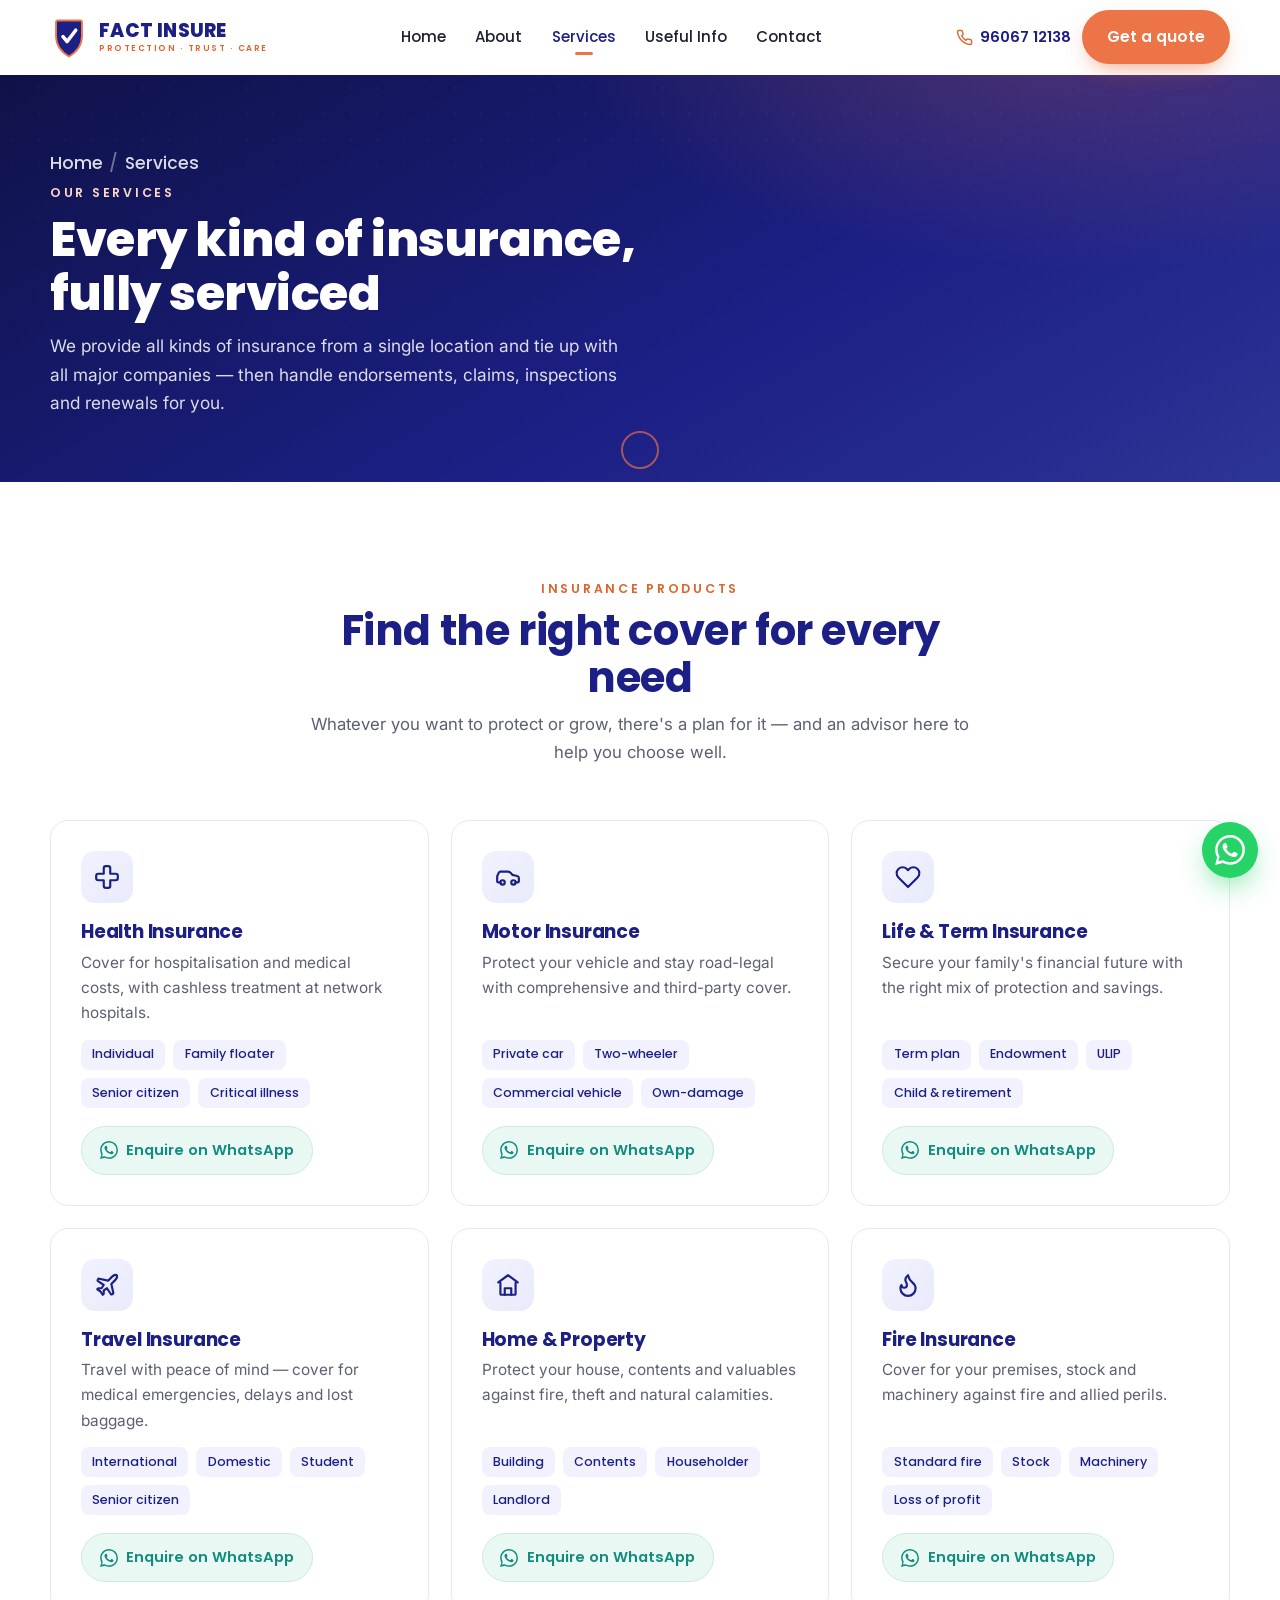
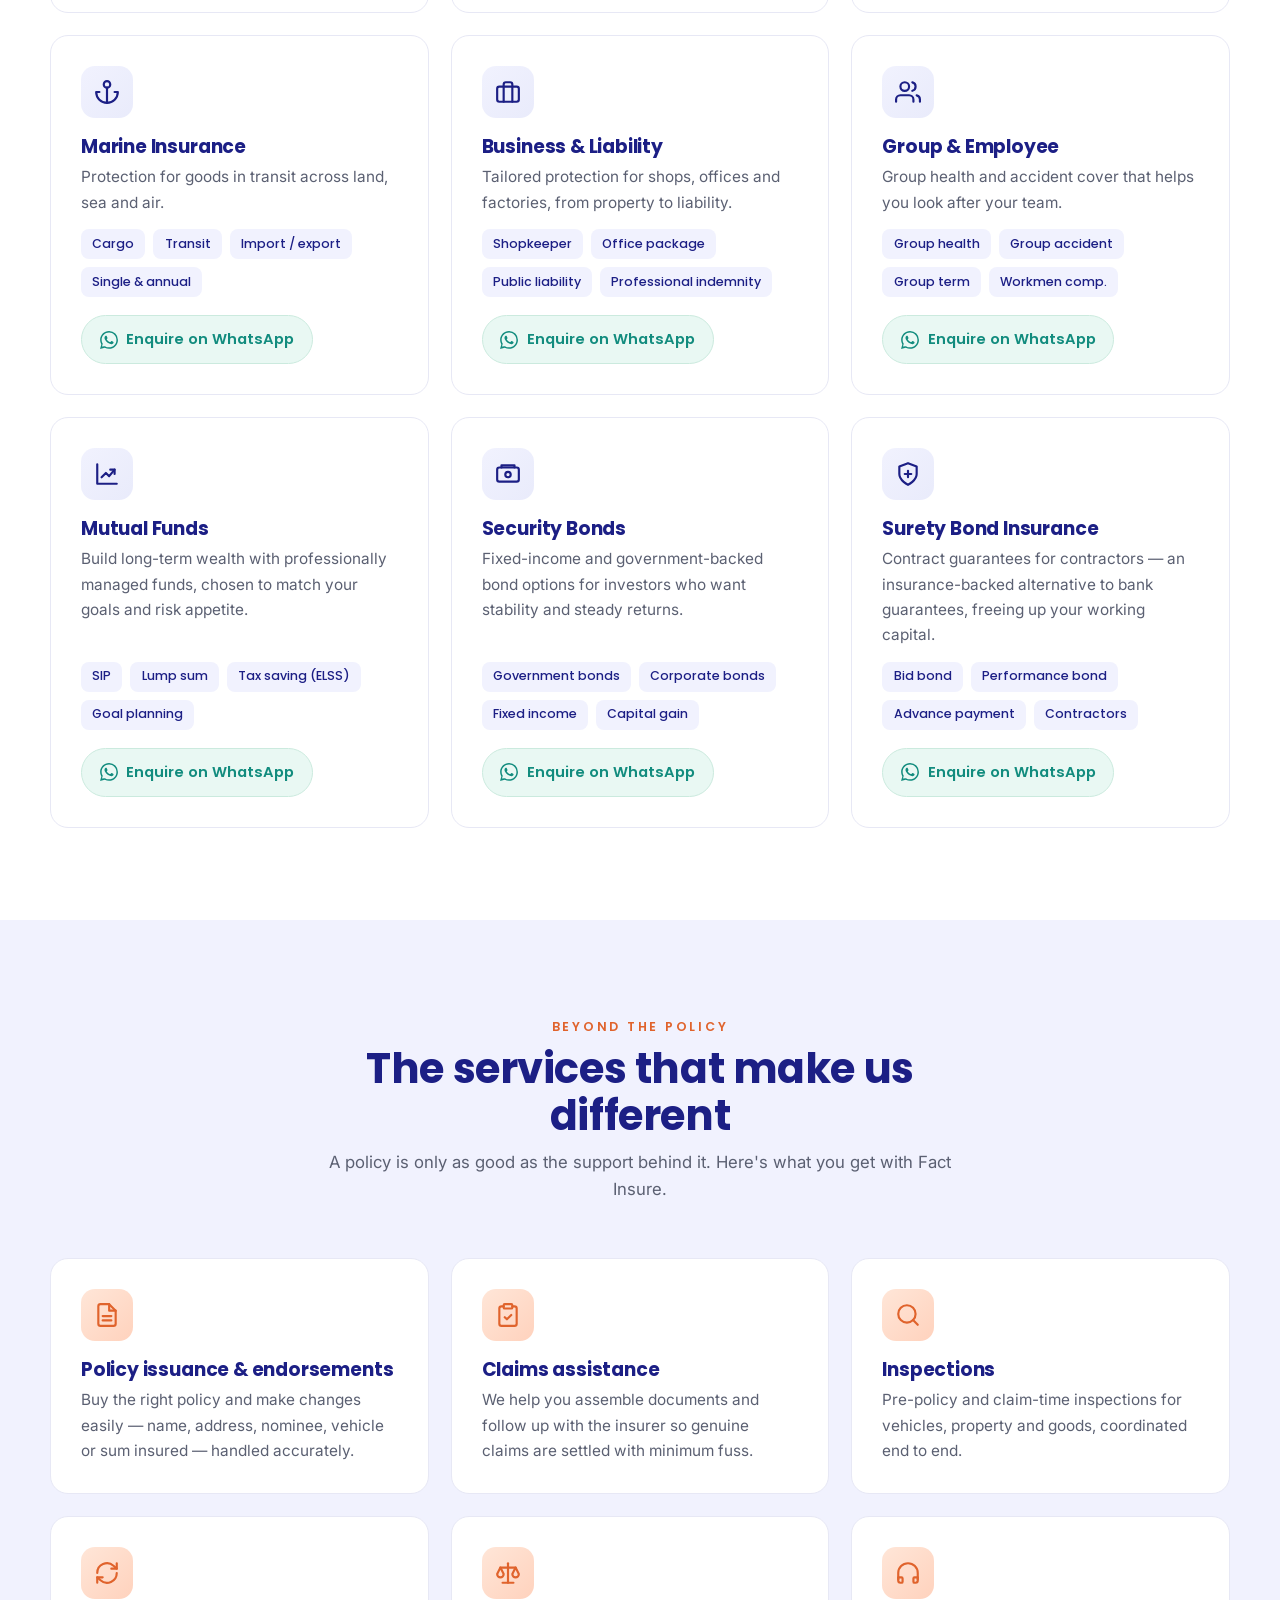
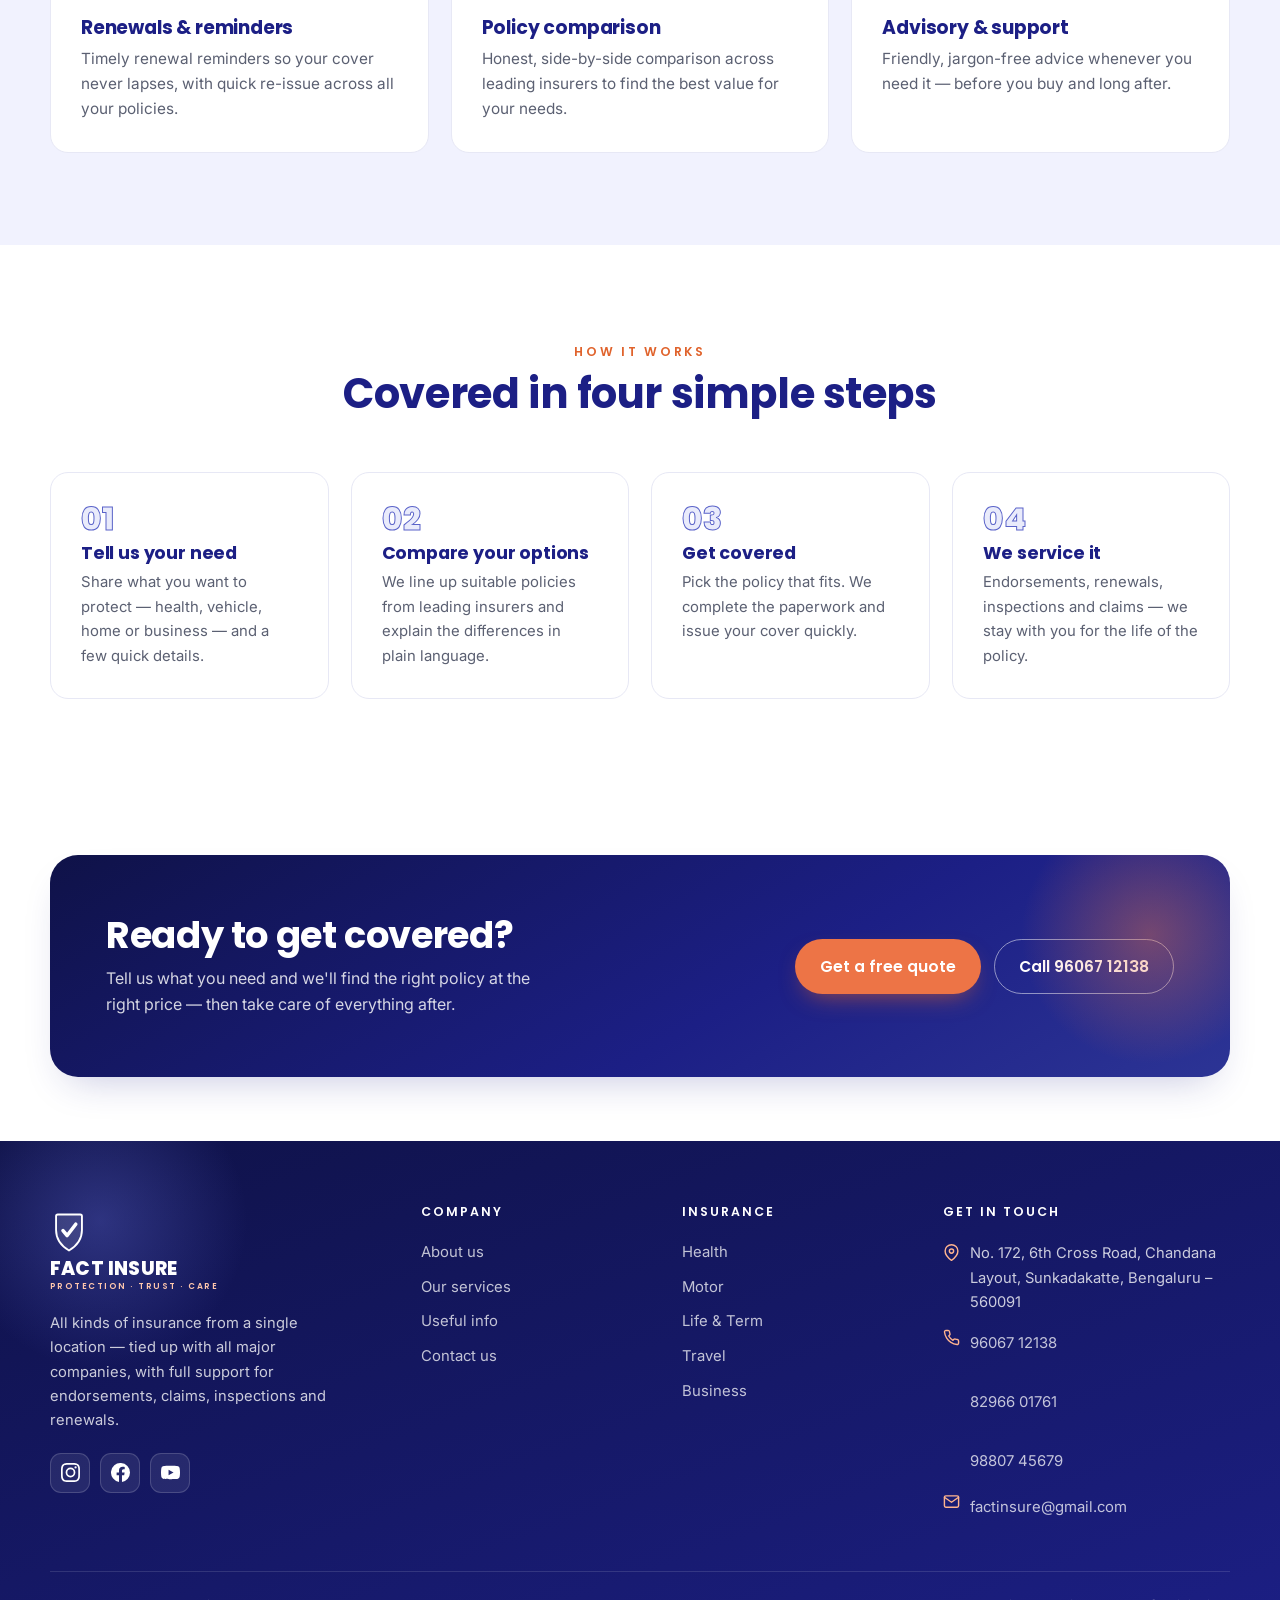
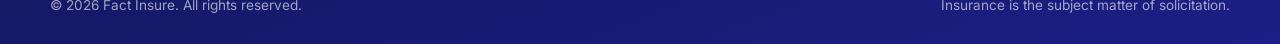
<file: services.html>
<!DOCTYPE html>
<html lang="en">
<head>
<meta charset="UTF-8">
<meta name="viewport" content="width=device-width, initial-scale=1">
<title>Our Services — Fact Insure | Health, Motor, Life, Travel &amp; more</title>
<meta name="description" content="Explore Fact Insure's insurance products and services — health, motor, life, travel, home, fire, marine and business cover, plus claims and endorsement support.">
<link rel="icon" type="image/svg+xml" href="assets/favicon.svg">
<link rel="preconnect" href="https://fonts.googleapis.com">
<link rel="preconnect" href="https://fonts.gstatic.com" crossorigin>
<link href="https://fonts.googleapis.com/css2?family=Inter:wght@400;500;600&amp;family=Poppins:wght@500;600;700;800&amp;display=swap" rel="stylesheet">
<link rel="stylesheet" href="css/styles.css?v=2">
</head>
<body>
<header class="site-header">
  <div class="container">
    <div class="nav">
      <a class="brand" href="index.html" aria-label="Fact Insure — home"><svg class="brand-shield" viewBox="0 0 100 112" aria-hidden="true"><path class="body" d="M20,12 L80,12 Q84.5,12 84.5,16.5 L84.5,54 C84.5,78 70,96 50,108 C30,96 15.5,78 15.5,54 L15.5,16.5 Q15.5,12 20,12 Z"/><path class="check" d="M34,55 L45,68 L68,38"/></svg>
        <span class="brand-text"><strong>FACT INSURE</strong><small>PROTECTION · TRUST · CARE</small></span></a>
      <nav class="nav-links" aria-label="Primary">
        <a href="index.html">Home</a><a href="about.html">About</a><a href="services.html" class="active">Services</a><a href="useful-info.html">Useful Info</a><a href="contact.html">Contact</a>
      </nav>
      <div class="nav-cta">
        <a class="nav-tel" href="tel:+919606712138" aria-label="Call us"><svg viewBox="0 0 24 24" fill="none" stroke="currentColor" stroke-width="2" stroke-linecap="round" stroke-linejoin="round"><path d="M22 16.92v3a2 2 0 0 1-2.18 2 19.79 19.79 0 0 1-8.63-3.07 19.5 19.5 0 0 1-6-6 19.79 19.79 0 0 1-3.07-8.67A2 2 0 0 1 4.11 2h3a2 2 0 0 1 2 1.72c.13.96.36 1.9.7 2.81a2 2 0 0 1-.45 2.11L8.09 9.91a16 16 0 0 0 6 6l1.27-1.27a2 2 0 0 1 2.11-.45c.91.34 1.85.57 2.81.7A2 2 0 0 1 22 16.92z"/></svg> 96067 12138</a>
        <a class="btn" href="contact.html">Get a quote</a>
        <button class="nav-toggle" aria-label="Open menu" aria-expanded="false"><svg viewBox="0 0 24 24" fill="none" stroke="currentColor" stroke-width="2" stroke-linecap="round" stroke-linejoin="round"><line x1="3" y1="6" x2="21" y2="6"/><line x1="3" y1="12" x2="21" y2="12"/><line x1="3" y1="18" x2="21" y2="18"/></svg></button>
      </div>
    </div>
  </div>
</header>
<section class="page-hero">
  <div class="container"><div class="inner">
    <p class="crumbs"><a href="index.html">Home</a><span class="sep">/</span>Services</p>
    <span class="eyebrow eyebrow--light">Our services</span>
    <h1>Every kind of insurance, fully serviced</h1>
    <p>We provide all kinds of insurance from a single location and tie up with all major companies — then handle endorsements, claims, inspections and renewals for you.</p>
  </div></div>
</section>

<section class="section"><div class="container">
  <div class="section-head center reveal">
    <span class="eyebrow">Insurance products</span>
    <h2>Find the right cover for every need</h2>
    <p>Whatever you want to protect or grow, there's a plan for it — and an advisor here to help you choose well.</p>
  </div>
  <div class="grid grid-3">
    <article class="card card--link reveal"><div class="ico"><svg viewBox="0 0 24 24" fill="none" stroke="currentColor" stroke-width="2" stroke-linecap="round" stroke-linejoin="round"><path d="M11 2a2 2 0 0 0-2 2v5H4a2 2 0 0 0-2 2v2a2 2 0 0 0 2 2h5v5a2 2 0 0 0 2 2h2a2 2 0 0 0 2-2v-5h5a2 2 0 0 0 2-2v-2a2 2 0 0 0-2-2h-5V4a2 2 0 0 0-2-2z"/></svg></div><h3>Health Insurance</h3><p>Cover for hospitalisation and medical costs, with cashless treatment at network hospitals.</p><div class="tag-list"><span>Individual</span><span>Family floater</span><span>Senior citizen</span><span>Critical illness</span></div><a class="wa-link" href="https://wa.me/919606712138?text=Hi%20Fact%20Insure%2C%20I%20want%20to%20know%20more%20about%20Health%20Insurance." target="_blank" rel="noopener" aria-label="Enquire about Health Insurance on WhatsApp"><svg viewBox="0 0 24 24" aria-hidden="true"><path d="M.057 24l1.687-6.163a11.867 11.867 0 0 1-1.587-5.945C.16 5.335 5.495 0 12.05 0a11.817 11.817 0 0 1 8.413 3.488 11.824 11.824 0 0 1 3.48 8.414c-.003 6.557-5.338 11.892-11.893 11.892a11.9 11.9 0 0 1-5.688-1.448L.057 24zm6.597-3.807c1.676.995 3.276 1.591 5.392 1.592 5.448 0 9.886-4.434 9.889-9.885.002-5.462-4.415-9.89-9.881-9.892-5.452 0-9.887 4.434-9.889 9.884a9.86 9.86 0 0 0 1.51 5.26l-.999 3.648 3.738-.607zm11.387-5.464c-.074-.124-.272-.198-.57-.347-.297-.149-1.758-.868-2.031-.967-.272-.099-.47-.149-.669.149-.198.297-.768.967-.941 1.165-.173.198-.347.223-.644.074-.297-.149-1.255-.462-2.39-1.475-.883-.788-1.48-1.761-1.653-2.059-.173-.297-.018-.458.13-.606.134-.133.298-.347.446-.52.149-.174.198-.298.298-.497.099-.198.05-.371-.025-.52-.074-.149-.669-1.612-.916-2.207-.242-.579-.487-.5-.669-.51l-.57-.01c-.198 0-.52.074-.792.372-.272.297-1.04 1.016-1.04 2.479 0 1.462 1.065 2.875 1.213 3.074.149.198 2.095 3.2 5.076 4.487.709.306 1.263.489 1.694.626.712.226 1.36.194 1.872.118.571-.085 1.758-.719 2.006-1.413.248-.694.248-1.29.173-1.414z"/></svg>Enquire on WhatsApp</a></article>
    <article class="card card--link reveal"><div class="ico"><svg viewBox="0 0 24 24" fill="none" stroke="currentColor" stroke-width="2" stroke-linecap="round" stroke-linejoin="round"><path d="M19 17h2c.6 0 1-.4 1-1v-3c0-.9-.7-1.7-1.5-1.9C18.7 10.6 16 10 16 10s-1.3-1.4-2.2-2.3c-.5-.4-1.1-.7-1.8-.7H5c-.6 0-1.1.4-1.4.9l-1.4 2.9A3.7 3.7 0 0 0 2 12v4c0 .6.4 1 1 1h2"/><circle cx="7" cy="17" r="2"/><circle cx="17" cy="17" r="2"/></svg></div><h3>Motor Insurance</h3><p>Protect your vehicle and stay road-legal with comprehensive and third-party cover.</p><div class="tag-list"><span>Private car</span><span>Two-wheeler</span><span>Commercial vehicle</span><span>Own-damage</span></div><a class="wa-link" href="https://wa.me/919606712138?text=Hi%20Fact%20Insure%2C%20I%20want%20to%20know%20more%20about%20Motor%20Insurance." target="_blank" rel="noopener" aria-label="Enquire about Motor Insurance on WhatsApp"><svg viewBox="0 0 24 24" aria-hidden="true"><path d="M.057 24l1.687-6.163a11.867 11.867 0 0 1-1.587-5.945C.16 5.335 5.495 0 12.05 0a11.817 11.817 0 0 1 8.413 3.488 11.824 11.824 0 0 1 3.48 8.414c-.003 6.557-5.338 11.892-11.893 11.892a11.9 11.9 0 0 1-5.688-1.448L.057 24zm6.597-3.807c1.676.995 3.276 1.591 5.392 1.592 5.448 0 9.886-4.434 9.889-9.885.002-5.462-4.415-9.89-9.881-9.892-5.452 0-9.887 4.434-9.889 9.884a9.86 9.86 0 0 0 1.51 5.26l-.999 3.648 3.738-.607zm11.387-5.464c-.074-.124-.272-.198-.57-.347-.297-.149-1.758-.868-2.031-.967-.272-.099-.47-.149-.669.149-.198.297-.768.967-.941 1.165-.173.198-.347.223-.644.074-.297-.149-1.255-.462-2.39-1.475-.883-.788-1.48-1.761-1.653-2.059-.173-.297-.018-.458.13-.606.134-.133.298-.347.446-.52.149-.174.198-.298.298-.497.099-.198.05-.371-.025-.52-.074-.149-.669-1.612-.916-2.207-.242-.579-.487-.5-.669-.51l-.57-.01c-.198 0-.52.074-.792.372-.272.297-1.04 1.016-1.04 2.479 0 1.462 1.065 2.875 1.213 3.074.149.198 2.095 3.2 5.076 4.487.709.306 1.263.489 1.694.626.712.226 1.36.194 1.872.118.571-.085 1.758-.719 2.006-1.413.248-.694.248-1.29.173-1.414z"/></svg>Enquire on WhatsApp</a></article>
    <article class="card card--link reveal"><div class="ico"><svg viewBox="0 0 24 24" fill="none" stroke="currentColor" stroke-width="2" stroke-linecap="round" stroke-linejoin="round"><path d="M20.84 4.61a5.5 5.5 0 0 0-7.78 0L12 5.67l-1.06-1.06a5.5 5.5 0 1 0-7.78 7.78L12 21.23l8.84-8.84a5.5 5.5 0 0 0 0-7.78z"/></svg></div><h3>Life &amp; Term Insurance</h3><p>Secure your family's financial future with the right mix of protection and savings.</p><div class="tag-list"><span>Term plan</span><span>Endowment</span><span>ULIP</span><span>Child &amp; retirement</span></div><a class="wa-link" href="https://wa.me/919606712138?text=Hi%20Fact%20Insure%2C%20I%20want%20to%20know%20more%20about%20Life%20%26%20Term%20Insurance." target="_blank" rel="noopener" aria-label="Enquire about Life & Term Insurance on WhatsApp"><svg viewBox="0 0 24 24" aria-hidden="true"><path d="M.057 24l1.687-6.163a11.867 11.867 0 0 1-1.587-5.945C.16 5.335 5.495 0 12.05 0a11.817 11.817 0 0 1 8.413 3.488 11.824 11.824 0 0 1 3.48 8.414c-.003 6.557-5.338 11.892-11.893 11.892a11.9 11.9 0 0 1-5.688-1.448L.057 24zm6.597-3.807c1.676.995 3.276 1.591 5.392 1.592 5.448 0 9.886-4.434 9.889-9.885.002-5.462-4.415-9.89-9.881-9.892-5.452 0-9.887 4.434-9.889 9.884a9.86 9.86 0 0 0 1.51 5.26l-.999 3.648 3.738-.607zm11.387-5.464c-.074-.124-.272-.198-.57-.347-.297-.149-1.758-.868-2.031-.967-.272-.099-.47-.149-.669.149-.198.297-.768.967-.941 1.165-.173.198-.347.223-.644.074-.297-.149-1.255-.462-2.39-1.475-.883-.788-1.48-1.761-1.653-2.059-.173-.297-.018-.458.13-.606.134-.133.298-.347.446-.52.149-.174.198-.298.298-.497.099-.198.05-.371-.025-.52-.074-.149-.669-1.612-.916-2.207-.242-.579-.487-.5-.669-.51l-.57-.01c-.198 0-.52.074-.792.372-.272.297-1.04 1.016-1.04 2.479 0 1.462 1.065 2.875 1.213 3.074.149.198 2.095 3.2 5.076 4.487.709.306 1.263.489 1.694.626.712.226 1.36.194 1.872.118.571-.085 1.758-.719 2.006-1.413.248-.694.248-1.29.173-1.414z"/></svg>Enquire on WhatsApp</a></article>
    <article class="card card--link reveal"><div class="ico"><svg viewBox="0 0 24 24" fill="none" stroke="currentColor" stroke-width="2" stroke-linecap="round" stroke-linejoin="round"><path d="M17.8 19.2 16 11l3.5-3.5C21 6 21.5 4 21 3c-1-.5-3 0-4.5 1.5L13 8 4.8 6.2c-.5-.1-.9.1-1.1.5l-.3.5c-.2.5-.1 1 .3 1.3L9 12l-2 3H4l-1 1 3 2 2 3 1-1v-3l3-2 3.5 5.3c.3.4.8.5 1.3.3l.5-.2c.4-.3.6-.7.5-1.2z"/></svg></div><h3>Travel Insurance</h3><p>Travel with peace of mind — cover for medical emergencies, delays and lost baggage.</p><div class="tag-list"><span>International</span><span>Domestic</span><span>Student</span><span>Senior citizen</span></div><a class="wa-link" href="https://wa.me/919606712138?text=Hi%20Fact%20Insure%2C%20I%20want%20to%20know%20more%20about%20Travel%20Insurance." target="_blank" rel="noopener" aria-label="Enquire about Travel Insurance on WhatsApp"><svg viewBox="0 0 24 24" aria-hidden="true"><path d="M.057 24l1.687-6.163a11.867 11.867 0 0 1-1.587-5.945C.16 5.335 5.495 0 12.05 0a11.817 11.817 0 0 1 8.413 3.488 11.824 11.824 0 0 1 3.48 8.414c-.003 6.557-5.338 11.892-11.893 11.892a11.9 11.9 0 0 1-5.688-1.448L.057 24zm6.597-3.807c1.676.995 3.276 1.591 5.392 1.592 5.448 0 9.886-4.434 9.889-9.885.002-5.462-4.415-9.89-9.881-9.892-5.452 0-9.887 4.434-9.889 9.884a9.86 9.86 0 0 0 1.51 5.26l-.999 3.648 3.738-.607zm11.387-5.464c-.074-.124-.272-.198-.57-.347-.297-.149-1.758-.868-2.031-.967-.272-.099-.47-.149-.669.149-.198.297-.768.967-.941 1.165-.173.198-.347.223-.644.074-.297-.149-1.255-.462-2.39-1.475-.883-.788-1.48-1.761-1.653-2.059-.173-.297-.018-.458.13-.606.134-.133.298-.347.446-.52.149-.174.198-.298.298-.497.099-.198.05-.371-.025-.52-.074-.149-.669-1.612-.916-2.207-.242-.579-.487-.5-.669-.51l-.57-.01c-.198 0-.52.074-.792.372-.272.297-1.04 1.016-1.04 2.479 0 1.462 1.065 2.875 1.213 3.074.149.198 2.095 3.2 5.076 4.487.709.306 1.263.489 1.694.626.712.226 1.36.194 1.872.118.571-.085 1.758-.719 2.006-1.413.248-.694.248-1.29.173-1.414z"/></svg>Enquire on WhatsApp</a></article>
    <article class="card card--link reveal"><div class="ico"><svg viewBox="0 0 24 24" fill="none" stroke="currentColor" stroke-width="2" stroke-linecap="round" stroke-linejoin="round"><path d="M3 9.5 12 3l9 6.5"/><path d="M5 10v10a1 1 0 0 0 1 1h12a1 1 0 0 0 1-1V10"/><path d="M9 21v-6h6v6"/></svg></div><h3>Home &amp; Property</h3><p>Protect your house, contents and valuables against fire, theft and natural calamities.</p><div class="tag-list"><span>Building</span><span>Contents</span><span>Householder</span><span>Landlord</span></div><a class="wa-link" href="https://wa.me/919606712138?text=Hi%20Fact%20Insure%2C%20I%20want%20to%20know%20more%20about%20Home%20%26%20Property." target="_blank" rel="noopener" aria-label="Enquire about Home & Property on WhatsApp"><svg viewBox="0 0 24 24" aria-hidden="true"><path d="M.057 24l1.687-6.163a11.867 11.867 0 0 1-1.587-5.945C.16 5.335 5.495 0 12.05 0a11.817 11.817 0 0 1 8.413 3.488 11.824 11.824 0 0 1 3.48 8.414c-.003 6.557-5.338 11.892-11.893 11.892a11.9 11.9 0 0 1-5.688-1.448L.057 24zm6.597-3.807c1.676.995 3.276 1.591 5.392 1.592 5.448 0 9.886-4.434 9.889-9.885.002-5.462-4.415-9.89-9.881-9.892-5.452 0-9.887 4.434-9.889 9.884a9.86 9.86 0 0 0 1.51 5.26l-.999 3.648 3.738-.607zm11.387-5.464c-.074-.124-.272-.198-.57-.347-.297-.149-1.758-.868-2.031-.967-.272-.099-.47-.149-.669.149-.198.297-.768.967-.941 1.165-.173.198-.347.223-.644.074-.297-.149-1.255-.462-2.39-1.475-.883-.788-1.48-1.761-1.653-2.059-.173-.297-.018-.458.13-.606.134-.133.298-.347.446-.52.149-.174.198-.298.298-.497.099-.198.05-.371-.025-.52-.074-.149-.669-1.612-.916-2.207-.242-.579-.487-.5-.669-.51l-.57-.01c-.198 0-.52.074-.792.372-.272.297-1.04 1.016-1.04 2.479 0 1.462 1.065 2.875 1.213 3.074.149.198 2.095 3.2 5.076 4.487.709.306 1.263.489 1.694.626.712.226 1.36.194 1.872.118.571-.085 1.758-.719 2.006-1.413.248-.694.248-1.29.173-1.414z"/></svg>Enquire on WhatsApp</a></article>
    <article class="card card--link reveal"><div class="ico"><svg viewBox="0 0 24 24" fill="none" stroke="currentColor" stroke-width="2" stroke-linecap="round" stroke-linejoin="round"><path d="M8.5 14.5A2.5 2.5 0 0 0 11 12c0-1.38-.5-2-1-3-1.072-2.143-.224-4.054 2-6 .5 2.5 2 4.9 4 6.5 2 1.6 3 3.5 3 5.5a7 7 0 1 1-14 0c0-1.153.433-2.294 1-3a2.5 2.5 0 0 0 2.5 2.5z"/></svg></div><h3>Fire Insurance</h3><p>Cover for your premises, stock and machinery against fire and allied perils.</p><div class="tag-list"><span>Standard fire</span><span>Stock</span><span>Machinery</span><span>Loss of profit</span></div><a class="wa-link" href="https://wa.me/919606712138?text=Hi%20Fact%20Insure%2C%20I%20want%20to%20know%20more%20about%20Fire%20Insurance." target="_blank" rel="noopener" aria-label="Enquire about Fire Insurance on WhatsApp"><svg viewBox="0 0 24 24" aria-hidden="true"><path d="M.057 24l1.687-6.163a11.867 11.867 0 0 1-1.587-5.945C.16 5.335 5.495 0 12.05 0a11.817 11.817 0 0 1 8.413 3.488 11.824 11.824 0 0 1 3.48 8.414c-.003 6.557-5.338 11.892-11.893 11.892a11.9 11.9 0 0 1-5.688-1.448L.057 24zm6.597-3.807c1.676.995 3.276 1.591 5.392 1.592 5.448 0 9.886-4.434 9.889-9.885.002-5.462-4.415-9.89-9.881-9.892-5.452 0-9.887 4.434-9.889 9.884a9.86 9.86 0 0 0 1.51 5.26l-.999 3.648 3.738-.607zm11.387-5.464c-.074-.124-.272-.198-.57-.347-.297-.149-1.758-.868-2.031-.967-.272-.099-.47-.149-.669.149-.198.297-.768.967-.941 1.165-.173.198-.347.223-.644.074-.297-.149-1.255-.462-2.39-1.475-.883-.788-1.48-1.761-1.653-2.059-.173-.297-.018-.458.13-.606.134-.133.298-.347.446-.52.149-.174.198-.298.298-.497.099-.198.05-.371-.025-.52-.074-.149-.669-1.612-.916-2.207-.242-.579-.487-.5-.669-.51l-.57-.01c-.198 0-.52.074-.792.372-.272.297-1.04 1.016-1.04 2.479 0 1.462 1.065 2.875 1.213 3.074.149.198 2.095 3.2 5.076 4.487.709.306 1.263.489 1.694.626.712.226 1.36.194 1.872.118.571-.085 1.758-.719 2.006-1.413.248-.694.248-1.29.173-1.414z"/></svg>Enquire on WhatsApp</a></article>
    <article class="card card--link reveal"><div class="ico"><svg viewBox="0 0 24 24" fill="none" stroke="currentColor" stroke-width="2" stroke-linecap="round" stroke-linejoin="round"><circle cx="12" cy="5" r="3"/><line x1="12" y1="22" x2="12" y2="8"/><path d="M5 12H2a10 10 0 0 0 20 0h-3"/></svg></div><h3>Marine Insurance</h3><p>Protection for goods in transit across land, sea and air.</p><div class="tag-list"><span>Cargo</span><span>Transit</span><span>Import / export</span><span>Single &amp; annual</span></div><a class="wa-link" href="https://wa.me/919606712138?text=Hi%20Fact%20Insure%2C%20I%20want%20to%20know%20more%20about%20Marine%20Insurance." target="_blank" rel="noopener" aria-label="Enquire about Marine Insurance on WhatsApp"><svg viewBox="0 0 24 24" aria-hidden="true"><path d="M.057 24l1.687-6.163a11.867 11.867 0 0 1-1.587-5.945C.16 5.335 5.495 0 12.05 0a11.817 11.817 0 0 1 8.413 3.488 11.824 11.824 0 0 1 3.48 8.414c-.003 6.557-5.338 11.892-11.893 11.892a11.9 11.9 0 0 1-5.688-1.448L.057 24zm6.597-3.807c1.676.995 3.276 1.591 5.392 1.592 5.448 0 9.886-4.434 9.889-9.885.002-5.462-4.415-9.89-9.881-9.892-5.452 0-9.887 4.434-9.889 9.884a9.86 9.86 0 0 0 1.51 5.26l-.999 3.648 3.738-.607zm11.387-5.464c-.074-.124-.272-.198-.57-.347-.297-.149-1.758-.868-2.031-.967-.272-.099-.47-.149-.669.149-.198.297-.768.967-.941 1.165-.173.198-.347.223-.644.074-.297-.149-1.255-.462-2.39-1.475-.883-.788-1.48-1.761-1.653-2.059-.173-.297-.018-.458.13-.606.134-.133.298-.347.446-.52.149-.174.198-.298.298-.497.099-.198.05-.371-.025-.52-.074-.149-.669-1.612-.916-2.207-.242-.579-.487-.5-.669-.51l-.57-.01c-.198 0-.52.074-.792.372-.272.297-1.04 1.016-1.04 2.479 0 1.462 1.065 2.875 1.213 3.074.149.198 2.095 3.2 5.076 4.487.709.306 1.263.489 1.694.626.712.226 1.36.194 1.872.118.571-.085 1.758-.719 2.006-1.413.248-.694.248-1.29.173-1.414z"/></svg>Enquire on WhatsApp</a></article>
    <article class="card card--link reveal"><div class="ico"><svg viewBox="0 0 24 24" fill="none" stroke="currentColor" stroke-width="2" stroke-linecap="round" stroke-linejoin="round"><rect x="2" y="7" width="20" height="14" rx="2"/><path d="M16 21V5a2 2 0 0 0-2-2h-4a2 2 0 0 0-2 2v16"/></svg></div><h3>Business &amp; Liability</h3><p>Tailored protection for shops, offices and factories, from property to liability.</p><div class="tag-list"><span>Shopkeeper</span><span>Office package</span><span>Public liability</span><span>Professional indemnity</span></div><a class="wa-link" href="https://wa.me/919606712138?text=Hi%20Fact%20Insure%2C%20I%20want%20to%20know%20more%20about%20Business%20%26%20Liability." target="_blank" rel="noopener" aria-label="Enquire about Business & Liability on WhatsApp"><svg viewBox="0 0 24 24" aria-hidden="true"><path d="M.057 24l1.687-6.163a11.867 11.867 0 0 1-1.587-5.945C.16 5.335 5.495 0 12.05 0a11.817 11.817 0 0 1 8.413 3.488 11.824 11.824 0 0 1 3.48 8.414c-.003 6.557-5.338 11.892-11.893 11.892a11.9 11.9 0 0 1-5.688-1.448L.057 24zm6.597-3.807c1.676.995 3.276 1.591 5.392 1.592 5.448 0 9.886-4.434 9.889-9.885.002-5.462-4.415-9.89-9.881-9.892-5.452 0-9.887 4.434-9.889 9.884a9.86 9.86 0 0 0 1.51 5.26l-.999 3.648 3.738-.607zm11.387-5.464c-.074-.124-.272-.198-.57-.347-.297-.149-1.758-.868-2.031-.967-.272-.099-.47-.149-.669.149-.198.297-.768.967-.941 1.165-.173.198-.347.223-.644.074-.297-.149-1.255-.462-2.39-1.475-.883-.788-1.48-1.761-1.653-2.059-.173-.297-.018-.458.13-.606.134-.133.298-.347.446-.52.149-.174.198-.298.298-.497.099-.198.05-.371-.025-.52-.074-.149-.669-1.612-.916-2.207-.242-.579-.487-.5-.669-.51l-.57-.01c-.198 0-.52.074-.792.372-.272.297-1.04 1.016-1.04 2.479 0 1.462 1.065 2.875 1.213 3.074.149.198 2.095 3.2 5.076 4.487.709.306 1.263.489 1.694.626.712.226 1.36.194 1.872.118.571-.085 1.758-.719 2.006-1.413.248-.694.248-1.29.173-1.414z"/></svg>Enquire on WhatsApp</a></article>
    <article class="card card--link reveal"><div class="ico"><svg viewBox="0 0 24 24" fill="none" stroke="currentColor" stroke-width="2" stroke-linecap="round" stroke-linejoin="round"><path d="M17 21v-2a4 4 0 0 0-4-4H5a4 4 0 0 0-4 4v2"/><circle cx="9" cy="7" r="4"/><path d="M23 21v-2a4 4 0 0 0-3-3.87"/><path d="M16 3.13a4 4 0 0 1 0 7.75"/></svg></div><h3>Group &amp; Employee</h3><p>Group health and accident cover that helps you look after your team.</p><div class="tag-list"><span>Group health</span><span>Group accident</span><span>Group term</span><span>Workmen comp.</span></div><a class="wa-link" href="https://wa.me/919606712138?text=Hi%20Fact%20Insure%2C%20I%20want%20to%20know%20more%20about%20Group%20%26%20Employee." target="_blank" rel="noopener" aria-label="Enquire about Group & Employee on WhatsApp"><svg viewBox="0 0 24 24" aria-hidden="true"><path d="M.057 24l1.687-6.163a11.867 11.867 0 0 1-1.587-5.945C.16 5.335 5.495 0 12.05 0a11.817 11.817 0 0 1 8.413 3.488 11.824 11.824 0 0 1 3.48 8.414c-.003 6.557-5.338 11.892-11.893 11.892a11.9 11.9 0 0 1-5.688-1.448L.057 24zm6.597-3.807c1.676.995 3.276 1.591 5.392 1.592 5.448 0 9.886-4.434 9.889-9.885.002-5.462-4.415-9.89-9.881-9.892-5.452 0-9.887 4.434-9.889 9.884a9.86 9.86 0 0 0 1.51 5.26l-.999 3.648 3.738-.607zm11.387-5.464c-.074-.124-.272-.198-.57-.347-.297-.149-1.758-.868-2.031-.967-.272-.099-.47-.149-.669.149-.198.297-.768.967-.941 1.165-.173.198-.347.223-.644.074-.297-.149-1.255-.462-2.39-1.475-.883-.788-1.48-1.761-1.653-2.059-.173-.297-.018-.458.13-.606.134-.133.298-.347.446-.52.149-.174.198-.298.298-.497.099-.198.05-.371-.025-.52-.074-.149-.669-1.612-.916-2.207-.242-.579-.487-.5-.669-.51l-.57-.01c-.198 0-.52.074-.792.372-.272.297-1.04 1.016-1.04 2.479 0 1.462 1.065 2.875 1.213 3.074.149.198 2.095 3.2 5.076 4.487.709.306 1.263.489 1.694.626.712.226 1.36.194 1.872.118.571-.085 1.758-.719 2.006-1.413.248-.694.248-1.29.173-1.414z"/></svg>Enquire on WhatsApp</a></article>
    <article class="card card--link reveal"><div class="ico"><svg viewBox="0 0 24 24" fill="none" stroke="currentColor" stroke-width="2" stroke-linecap="round" stroke-linejoin="round"><path d="M3 3v18h18"/><path d="m7 15 4-4 3 3 5-6"/><path d="M15 8h4v4"/></svg></div><h3>Mutual Funds</h3><p>Build long-term wealth with professionally managed funds, chosen to match your goals and risk appetite.</p><div class="tag-list"><span>SIP</span><span>Lump sum</span><span>Tax saving (ELSS)</span><span>Goal planning</span></div><a class="wa-link" href="https://wa.me/919606712138?text=Hi%20Fact%20Insure%2C%20I%20want%20to%20know%20more%20about%20Mutual%20Funds." target="_blank" rel="noopener" aria-label="Enquire about Mutual Funds on WhatsApp"><svg viewBox="0 0 24 24" aria-hidden="true"><path d="M.057 24l1.687-6.163a11.867 11.867 0 0 1-1.587-5.945C.16 5.335 5.495 0 12.05 0a11.817 11.817 0 0 1 8.413 3.488 11.824 11.824 0 0 1 3.48 8.414c-.003 6.557-5.338 11.892-11.893 11.892a11.9 11.9 0 0 1-5.688-1.448L.057 24zm6.597-3.807c1.676.995 3.276 1.591 5.392 1.592 5.448 0 9.886-4.434 9.889-9.885.002-5.462-4.415-9.89-9.881-9.892-5.452 0-9.887 4.434-9.889 9.884a9.86 9.86 0 0 0 1.51 5.26l-.999 3.648 3.738-.607zm11.387-5.464c-.074-.124-.272-.198-.57-.347-.297-.149-1.758-.868-2.031-.967-.272-.099-.47-.149-.669.149-.198.297-.768.967-.941 1.165-.173.198-.347.223-.644.074-.297-.149-1.255-.462-2.39-1.475-.883-.788-1.48-1.761-1.653-2.059-.173-.297-.018-.458.13-.606.134-.133.298-.347.446-.52.149-.174.198-.298.298-.497.099-.198.05-.371-.025-.52-.074-.149-.669-1.612-.916-2.207-.242-.579-.487-.5-.669-.51l-.57-.01c-.198 0-.52.074-.792.372-.272.297-1.04 1.016-1.04 2.479 0 1.462 1.065 2.875 1.213 3.074.149.198 2.095 3.2 5.076 4.487.709.306 1.263.489 1.694.626.712.226 1.36.194 1.872.118.571-.085 1.758-.719 2.006-1.413.248-.694.248-1.29.173-1.414z"/></svg>Enquire on WhatsApp</a></article>
    <article class="card card--link reveal"><div class="ico"><svg viewBox="0 0 24 24" fill="none" stroke="currentColor" stroke-width="2" stroke-linecap="round" stroke-linejoin="round"><rect x="2" y="6" width="20" height="13" rx="2"/><circle cx="12" cy="12.5" r="2.5"/><path d="M6 6V4h12v2"/></svg></div><h3>Security Bonds</h3><p>Fixed-income and government-backed bond options for investors who want stability and steady returns.</p><div class="tag-list"><span>Government bonds</span><span>Corporate bonds</span><span>Fixed income</span><span>Capital gain</span></div><a class="wa-link" href="https://wa.me/919606712138?text=Hi%20Fact%20Insure%2C%20I%20want%20to%20know%20more%20about%20Security%20Bonds." target="_blank" rel="noopener" aria-label="Enquire about Security Bonds on WhatsApp"><svg viewBox="0 0 24 24" aria-hidden="true"><path d="M.057 24l1.687-6.163a11.867 11.867 0 0 1-1.587-5.945C.16 5.335 5.495 0 12.05 0a11.817 11.817 0 0 1 8.413 3.488 11.824 11.824 0 0 1 3.48 8.414c-.003 6.557-5.338 11.892-11.893 11.892a11.9 11.9 0 0 1-5.688-1.448L.057 24zm6.597-3.807c1.676.995 3.276 1.591 5.392 1.592 5.448 0 9.886-4.434 9.889-9.885.002-5.462-4.415-9.89-9.881-9.892-5.452 0-9.887 4.434-9.889 9.884a9.86 9.86 0 0 0 1.51 5.26l-.999 3.648 3.738-.607zm11.387-5.464c-.074-.124-.272-.198-.57-.347-.297-.149-1.758-.868-2.031-.967-.272-.099-.47-.149-.669.149-.198.297-.768.967-.941 1.165-.173.198-.347.223-.644.074-.297-.149-1.255-.462-2.39-1.475-.883-.788-1.48-1.761-1.653-2.059-.173-.297-.018-.458.13-.606.134-.133.298-.347.446-.52.149-.174.198-.298.298-.497.099-.198.05-.371-.025-.52-.074-.149-.669-1.612-.916-2.207-.242-.579-.487-.5-.669-.51l-.57-.01c-.198 0-.52.074-.792.372-.272.297-1.04 1.016-1.04 2.479 0 1.462 1.065 2.875 1.213 3.074.149.198 2.095 3.2 5.076 4.487.709.306 1.263.489 1.694.626.712.226 1.36.194 1.872.118.571-.085 1.758-.719 2.006-1.413.248-.694.248-1.29.173-1.414z"/></svg>Enquire on WhatsApp</a></article>
    <article class="card card--link reveal"><div class="ico"><svg viewBox="0 0 24 24" fill="none" stroke="currentColor" stroke-width="2" stroke-linecap="round" stroke-linejoin="round"><path d="M12 22s8-4 8-10V5l-8-3-8 3v7c0 6 8 10 8 10z"/><path d="M9 12h6"/><path d="M12 9v6"/></svg></div><h3>Surety Bond Insurance</h3><p>Contract guarantees for contractors — an insurance-backed alternative to bank guarantees, freeing up your working capital.</p><div class="tag-list"><span>Bid bond</span><span>Performance bond</span><span>Advance payment</span><span>Contractors</span></div><a class="wa-link" href="https://wa.me/919606712138?text=Hi%20Fact%20Insure%2C%20I%20want%20to%20know%20more%20about%20Surety%20Bond%20Insurance." target="_blank" rel="noopener" aria-label="Enquire about Surety Bond Insurance on WhatsApp"><svg viewBox="0 0 24 24" aria-hidden="true"><path d="M.057 24l1.687-6.163a11.867 11.867 0 0 1-1.587-5.945C.16 5.335 5.495 0 12.05 0a11.817 11.817 0 0 1 8.413 3.488 11.824 11.824 0 0 1 3.48 8.414c-.003 6.557-5.338 11.892-11.893 11.892a11.9 11.9 0 0 1-5.688-1.448L.057 24zm6.597-3.807c1.676.995 3.276 1.591 5.392 1.592 5.448 0 9.886-4.434 9.889-9.885.002-5.462-4.415-9.89-9.881-9.892-5.452 0-9.887 4.434-9.889 9.884a9.86 9.86 0 0 0 1.51 5.26l-.999 3.648 3.738-.607zm11.387-5.464c-.074-.124-.272-.198-.57-.347-.297-.149-1.758-.868-2.031-.967-.272-.099-.47-.149-.669.149-.198.297-.768.967-.941 1.165-.173.198-.347.223-.644.074-.297-.149-1.255-.462-2.39-1.475-.883-.788-1.48-1.761-1.653-2.059-.173-.297-.018-.458.13-.606.134-.133.298-.347.446-.52.149-.174.198-.298.298-.497.099-.198.05-.371-.025-.52-.074-.149-.669-1.612-.916-2.207-.242-.579-.487-.5-.669-.51l-.57-.01c-.198 0-.52.074-.792.372-.272.297-1.04 1.016-1.04 2.479 0 1.462 1.065 2.875 1.213 3.074.149.198 2.095 3.2 5.076 4.487.709.306 1.263.489 1.694.626.712.226 1.36.194 1.872.118.571-.085 1.758-.719 2.006-1.413.248-.694.248-1.29.173-1.414z"/></svg>Enquire on WhatsApp</a></article>
  </div>
</div></section>

<section class="section bg-lav"><div class="container">
  <div class="section-head center reveal">
    <span class="eyebrow">Beyond the policy</span>
    <h2>The services that make us different</h2>
    <p>A policy is only as good as the support behind it. Here's what you get with Fact Insure.</p>
  </div>
  <div class="grid grid-3">
    <article class="card card--accent reveal"><div class="ico"><svg viewBox="0 0 24 24" fill="none" stroke="currentColor" stroke-width="2" stroke-linecap="round" stroke-linejoin="round"><path d="M14 2H6a2 2 0 0 0-2 2v16a2 2 0 0 0 2 2h12a2 2 0 0 0 2-2V8z"/><polyline points="14 2 14 8 20 8"/><line x1="16" y1="13" x2="8" y2="13"/><line x1="16" y1="17" x2="8" y2="17"/></svg></div><h3>Policy issuance &amp; endorsements</h3><p>Buy the right policy and make changes easily — name, address, nominee, vehicle or sum insured — handled accurately.</p></article>
    <article class="card card--accent reveal"><div class="ico"><svg viewBox="0 0 24 24" fill="none" stroke="currentColor" stroke-width="2" stroke-linecap="round" stroke-linejoin="round"><rect x="8" y="2" width="8" height="4" rx="1"/><path d="M16 4h2a2 2 0 0 1 2 2v14a2 2 0 0 1-2 2H6a2 2 0 0 1-2-2V6a2 2 0 0 1 2-2h2"/><path d="m9 14 2 2 4-4"/></svg></div><h3>Claims assistance</h3><p>We help you assemble documents and follow up with the insurer so genuine claims are settled with minimum fuss.</p></article>
    <article class="card card--accent reveal"><div class="ico"><svg viewBox="0 0 24 24" fill="none" stroke="currentColor" stroke-width="2" stroke-linecap="round" stroke-linejoin="round"><circle cx="11" cy="11" r="8"/><line x1="21" y1="21" x2="16.65" y2="16.65"/></svg></div><h3>Inspections</h3><p>Pre-policy and claim-time inspections for vehicles, property and goods, coordinated end to end.</p></article>
    <article class="card card--accent reveal"><div class="ico"><svg viewBox="0 0 24 24" fill="none" stroke="currentColor" stroke-width="2" stroke-linecap="round" stroke-linejoin="round"><path d="M3 12a9 9 0 0 1 15-6.7L21 8"/><path d="M21 3v5h-5"/><path d="M21 12a9 9 0 0 1-15 6.7L3 16"/><path d="M3 21v-5h5"/></svg></div><h3>Renewals &amp; reminders</h3><p>Timely renewal reminders so your cover never lapses, with quick re-issue across all your policies.</p></article>
    <article class="card card--accent reveal"><div class="ico"><svg viewBox="0 0 24 24" fill="none" stroke="currentColor" stroke-width="2" stroke-linecap="round" stroke-linejoin="round"><path d="M12 3v18"/><path d="M5 7h14"/><path d="m5 7-3 6a3 3 0 0 0 6 0z"/><path d="m19 7-3 6a3 3 0 0 0 6 0z"/><path d="M7 21h10"/></svg></div><h3>Policy comparison</h3><p>Honest, side-by-side comparison across leading insurers to find the best value for your needs.</p></article>
    <article class="card card--accent reveal"><div class="ico"><svg viewBox="0 0 24 24" fill="none" stroke="currentColor" stroke-width="2" stroke-linecap="round" stroke-linejoin="round"><path d="M3 18v-6a9 9 0 0 1 18 0v6"/><path d="M21 19a2 2 0 0 1-2 2h-1a1 1 0 0 1-1-1v-3a1 1 0 0 1 1-1h3z"/><path d="M3 19a2 2 0 0 0 2 2h1a1 1 0 0 0 1-1v-3a1 1 0 0 0-1-1H3z"/></svg></div><h3>Advisory &amp; support</h3><p>Friendly, jargon-free advice whenever you need it — before you buy and long after.</p></article>
  </div>
</div></section>

<section class="section"><div class="container">
  <div class="section-head center reveal">
    <span class="eyebrow">How it works</span>
    <h2>Covered in four simple steps</h2>
  </div>
  <div class="steps">
    <div class="step reveal"><div class="num">01</div><h4>Tell us your need</h4><p>Share what you want to protect — health, vehicle, home or business — and a few quick details.</p></div>
    <div class="step reveal"><div class="num">02</div><h4>Compare your options</h4><p>We line up suitable policies from leading insurers and explain the differences in plain language.</p></div>
    <div class="step reveal"><div class="num">03</div><h4>Get covered</h4><p>Pick the policy that fits. We complete the paperwork and issue your cover quickly.</p></div>
    <div class="step reveal"><div class="num">04</div><h4>We service it</h4><p>Endorsements, renewals, inspections and claims — we stay with you for the life of the policy.</p></div>
  </div>
</div></section>

<section class="section--tight"><div class="container">
  <div class="cta-band reveal">
    <div><h2>Ready to get covered?</h2>
      <p>Tell us what you need and we'll find the right policy at the right price — then take care of everything after.</p></div>
    <div class="cta-actions">
      <a class="btn" href="contact.html">Get a free quote</a>
      <a class="btn btn--ghost" href="tel:+919606712138">Call 96067 12138</a></div>
  </div></div></section>
<footer class="site-footer">
  <div class="container">
    <div class="footer-grid">
      <div class="footer-col">
        <a class="brand brand--light" href="index.html" aria-label="Fact Insure — home"><svg class="brand-shield" viewBox="0 0 100 112" aria-hidden="true"><path class="body" d="M20,12 L80,12 Q84.5,12 84.5,16.5 L84.5,54 C84.5,78 70,96 50,108 C30,96 15.5,78 15.5,54 L15.5,16.5 Q15.5,12 20,12 Z"/><path class="check" d="M34,55 L45,68 L68,38"/></svg>
          <span class="brand-text"><strong>FACT INSURE</strong><small>PROTECTION · TRUST · CARE</small></span></a>
        <p>All kinds of insurance from a single location — tied up with all major companies, with full support for endorsements, claims, inspections and renewals.</p>
        <div class="social-links">
          <a href="https://www.instagram.com/factinsure?igsh=dTR2empqcTlucjA1" target="_blank" rel="noopener" aria-label="Fact Insure on Instagram"><svg viewBox="0 0 24 24" aria-hidden="true"><path fill="currentColor" d="M12 2.16c3.2 0 3.58 0 4.85.07 1.17.05 1.8.25 2.23.41.56.22.96.48 1.38.9.42.42.68.82.9 1.38.16.42.36 1.06.41 2.23.06 1.27.07 1.65.07 4.85s0 3.58-.07 4.85c-.05 1.17-.25 1.8-.41 2.23a3.7 3.7 0 0 1-.9 1.38 3.7 3.7 0 0 1-1.38.9c-.42.16-1.06.36-2.23.41-1.27.06-1.65.07-4.85.07s-3.58 0-4.85-.07c-1.17-.05-1.8-.25-2.23-.41a3.7 3.7 0 0 1-1.38-.9 3.7 3.7 0 0 1-.9-1.38c-.16-.42-.36-1.06-.41-2.23C2.16 15.58 2.16 15.2 2.16 12s0-3.58.07-4.85c.05-1.17.25-1.8.41-2.23.22-.56.48-.96.9-1.38.42-.42.82-.68 1.38-.9.42-.16 1.06-.36 2.23-.41C8.42 2.16 8.8 2.16 12 2.16M12 0C8.74 0 8.33 0 7.05.07 5.78.13 4.9.33 4.14.63a5.8 5.8 0 0 0-2.12 1.38A5.8 5.8 0 0 0 .63 4.14C.33 4.9.13 5.78.07 7.05 0 8.33 0 8.74 0 12s0 3.67.07 4.95c.06 1.27.26 2.15.56 2.91a5.8 5.8 0 0 0 1.38 2.12 5.8 5.8 0 0 0 2.12 1.38c.76.3 1.64.5 2.91.56C8.33 24 8.74 24 12 24s3.67 0 4.95-.07c1.27-.06 2.15-.26 2.91-.56a6.05 6.05 0 0 0 3.5-3.5c.3-.76.5-1.64.56-2.91.07-1.28.07-1.69.07-4.95s0-3.67-.07-4.95c-.06-1.27-.26-2.15-.56-2.91a5.8 5.8 0 0 0-1.38-2.12A5.8 5.8 0 0 0 19.86.63C19.1.33 18.22.13 16.95.07 15.67 0 15.26 0 12 0z"/><path fill="currentColor" d="M12 5.84A6.16 6.16 0 1 0 18.16 12 6.16 6.16 0 0 0 12 5.84zM12 16a4 4 0 1 1 4-4 4 4 0 0 1-4 4z"/><circle fill="currentColor" cx="18.41" cy="5.59" r="1.44"/></svg></a>
          <a href="https://www.facebook.com/share/1DzBadqJGa/" target="_blank" rel="noopener" aria-label="Fact Insure on Facebook"><svg viewBox="0 0 24 24" aria-hidden="true"><path fill="currentColor" d="M24 12a12 12 0 1 0-13.88 11.85v-8.38H7.08V12h3.04V9.36c0-3 1.79-4.67 4.53-4.67 1.31 0 2.68.24 2.68.24v2.95h-1.51c-1.49 0-1.95.92-1.95 1.87V12h3.32l-.53 3.47h-2.79v8.38A12 12 0 0 0 24 12z"/></svg></a>
          <a href="https://youtube.com/@factinsure?si=ZuciIrDkM-4pLr28" target="_blank" rel="noopener" aria-label="Fact Insure on YouTube"><svg viewBox="0 0 24 24" aria-hidden="true"><path fill="currentColor" d="M23.5 6.19a3.02 3.02 0 0 0-2.12-2.14C19.5 3.55 12 3.55 12 3.55s-7.5 0-9.38.5A3.02 3.02 0 0 0 .5 6.19 31.5 31.5 0 0 0 0 12a31.5 31.5 0 0 0 .5 5.81 3.02 3.02 0 0 0 2.12 2.14c1.88.5 9.38.5 9.38.5s7.5 0 9.38-.5a3.02 3.02 0 0 0 2.12-2.14A31.5 31.5 0 0 0 24 12a31.5 31.5 0 0 0-.5-5.81zM9.55 15.57V8.43L15.82 12z"/></svg></a>
        </div>
      </div>
      <div class="footer-col"><h4>Company</h4>
        <a href="about.html">About us</a><a href="services.html">Our services</a>
        <a href="useful-info.html">Useful info</a>
        <a href="contact.html">Contact us</a></div>
      <div class="footer-col"><h4>Insurance</h4>
        <a href="services.html">Health</a><a href="services.html">Motor</a>
        <a href="services.html">Life &amp; Term</a><a href="services.html">Travel</a><a href="services.html">Business</a></div>
      <div class="footer-col"><h4>Get in touch</h4>
        <ul class="footer-contact">
          <li><svg viewBox="0 0 24 24" fill="none" stroke="currentColor" stroke-width="2" stroke-linecap="round" stroke-linejoin="round"><path d="M21 10c0 7-9 13-9 13s-9-6-9-13a9 9 0 0 1 18 0z"/><circle cx="12" cy="10" r="3"/></svg><span>No. 172, 6th Cross Road, Chandana Layout, Sunkadakatte, Bengaluru – 560091</span></li>
          <li><svg viewBox="0 0 24 24" fill="none" stroke="currentColor" stroke-width="2" stroke-linecap="round" stroke-linejoin="round"><path d="M22 16.92v3a2 2 0 0 1-2.18 2 19.79 19.79 0 0 1-8.63-3.07 19.5 19.5 0 0 1-6-6 19.79 19.79 0 0 1-3.07-8.67A2 2 0 0 1 4.11 2h3a2 2 0 0 1 2 1.72c.13.96.36 1.9.7 2.81a2 2 0 0 1-.45 2.11L8.09 9.91a16 16 0 0 0 6 6l1.27-1.27a2 2 0 0 1 2.11-.45c.91.34 1.85.57 2.81.7A2 2 0 0 1 22 16.92z"/></svg><span><a href="tel:+919606712138">96067 12138</a><br><a href="tel:+918296601761">82966 01761</a><br><a href="tel:+919880745679">98807 45679</a></span></li>
          <li><svg viewBox="0 0 24 24" fill="none" stroke="currentColor" stroke-width="2" stroke-linecap="round" stroke-linejoin="round"><path d="M4 4h16a2 2 0 0 1 2 2v12a2 2 0 0 1-2 2H4a2 2 0 0 1-2-2V6a2 2 0 0 1 2-2z"/><polyline points="22,6 12,13 2,6"/></svg><span><a href="mailto:factinsure@gmail.com">factinsure@gmail.com</a></span></li>
        </ul></div>
    </div>
    <div class="footer-bottom">
      <span>© <span id="year"></span> Fact Insure. All rights reserved.</span>
      <span>Insurance is the subject matter of solicitation.</span>
    </div>
  </div>
</footer>
<a class="wa-float" href="https://wa.me/919606712138?text=Hi%20Fact%20Insure%2C%20I%20would%20like%20to%20know%20more%20about%20your%20insurance%20services." target="_blank" rel="noopener" aria-label="Chat with us on WhatsApp"><svg viewBox="0 0 24 24" aria-hidden="true"><path d="M.057 24l1.687-6.163a11.867 11.867 0 0 1-1.587-5.945C.16 5.335 5.495 0 12.05 0a11.817 11.817 0 0 1 8.413 3.488 11.824 11.824 0 0 1 3.48 8.414c-.003 6.557-5.338 11.892-11.893 11.892a11.9 11.9 0 0 1-5.688-1.448L.057 24zm6.597-3.807c1.676.995 3.276 1.591 5.392 1.592 5.448 0 9.886-4.434 9.889-9.885.002-5.462-4.415-9.89-9.881-9.892-5.452 0-9.887 4.434-9.889 9.884a9.86 9.86 0 0 0 1.51 5.26l-.999 3.648 3.738-.607zm11.387-5.464c-.074-.124-.272-.198-.57-.347-.297-.149-1.758-.868-2.031-.967-.272-.099-.47-.149-.669.149-.198.297-.768.967-.941 1.165-.173.198-.347.223-.644.074-.297-.149-1.255-.462-2.39-1.475-.883-.788-1.48-1.761-1.653-2.059-.173-.297-.018-.458.13-.606.134-.133.298-.347.446-.52.149-.174.198-.298.298-.497.099-.198.05-.371-.025-.52-.074-.149-.669-1.612-.916-2.207-.242-.579-.487-.5-.669-.51l-.57-.01c-.198 0-.52.074-.792.372-.272.297-1.04 1.016-1.04 2.479 0 1.462 1.065 2.875 1.213 3.074.149.198 2.095 3.2 5.076 4.487.709.306 1.263.489 1.694.626.712.226 1.36.194 1.872.118.571-.085 1.758-.719 2.006-1.413.248-.694.248-1.29.173-1.414z"/></svg></a>
<script src="js/main.js?v=2"></script>
</body>
</html>
</file>
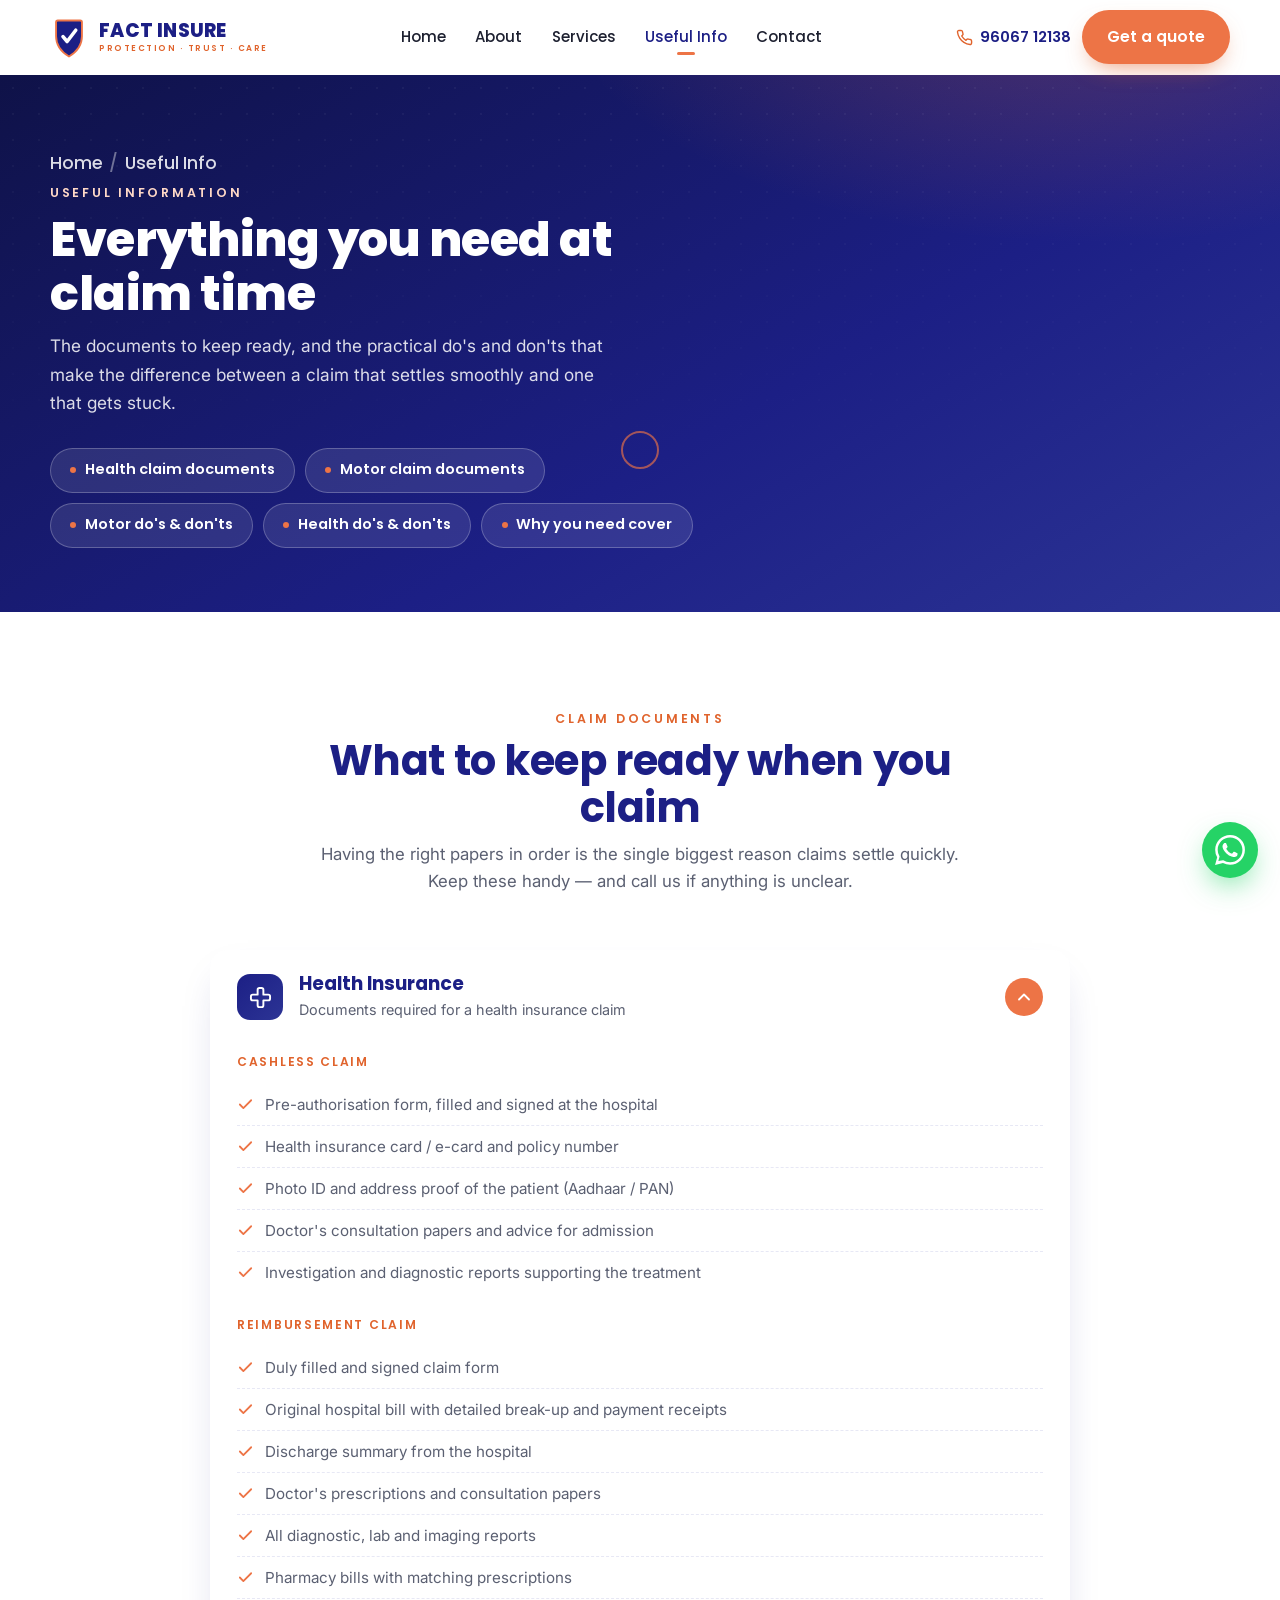
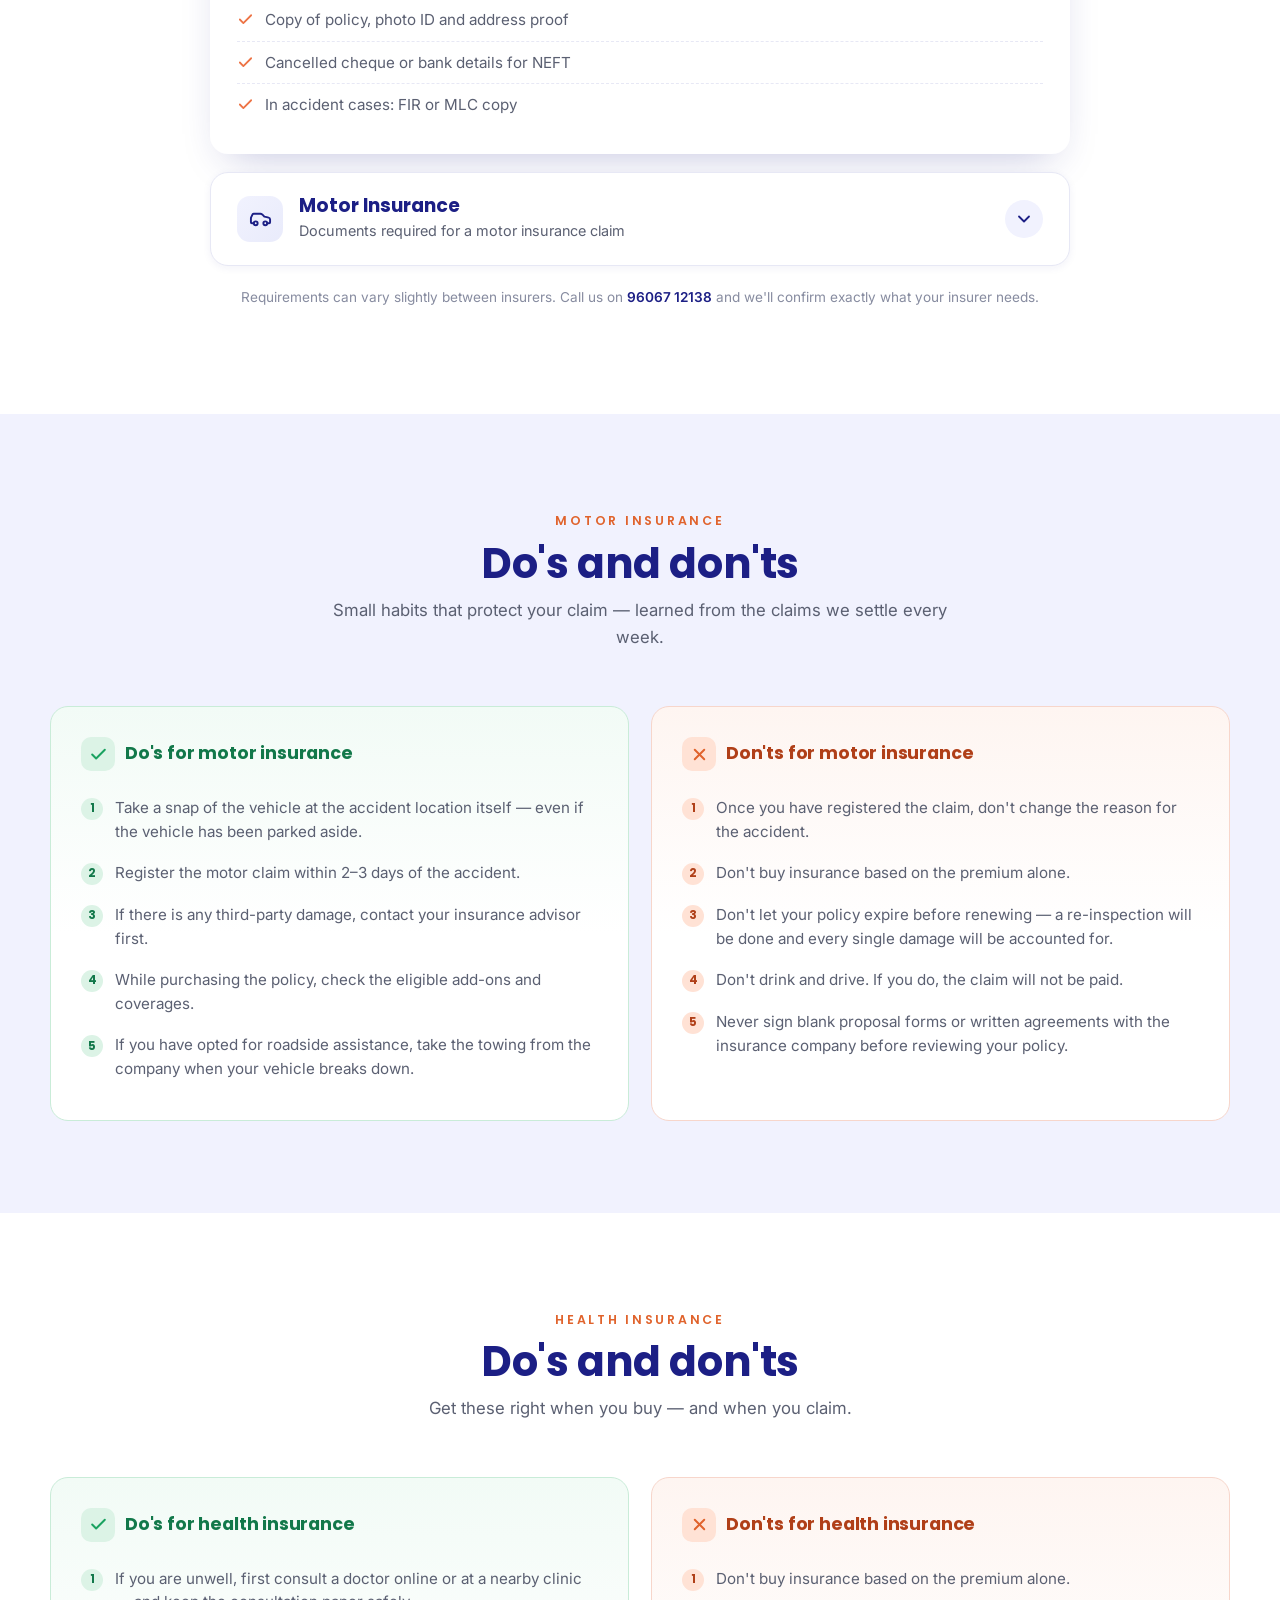
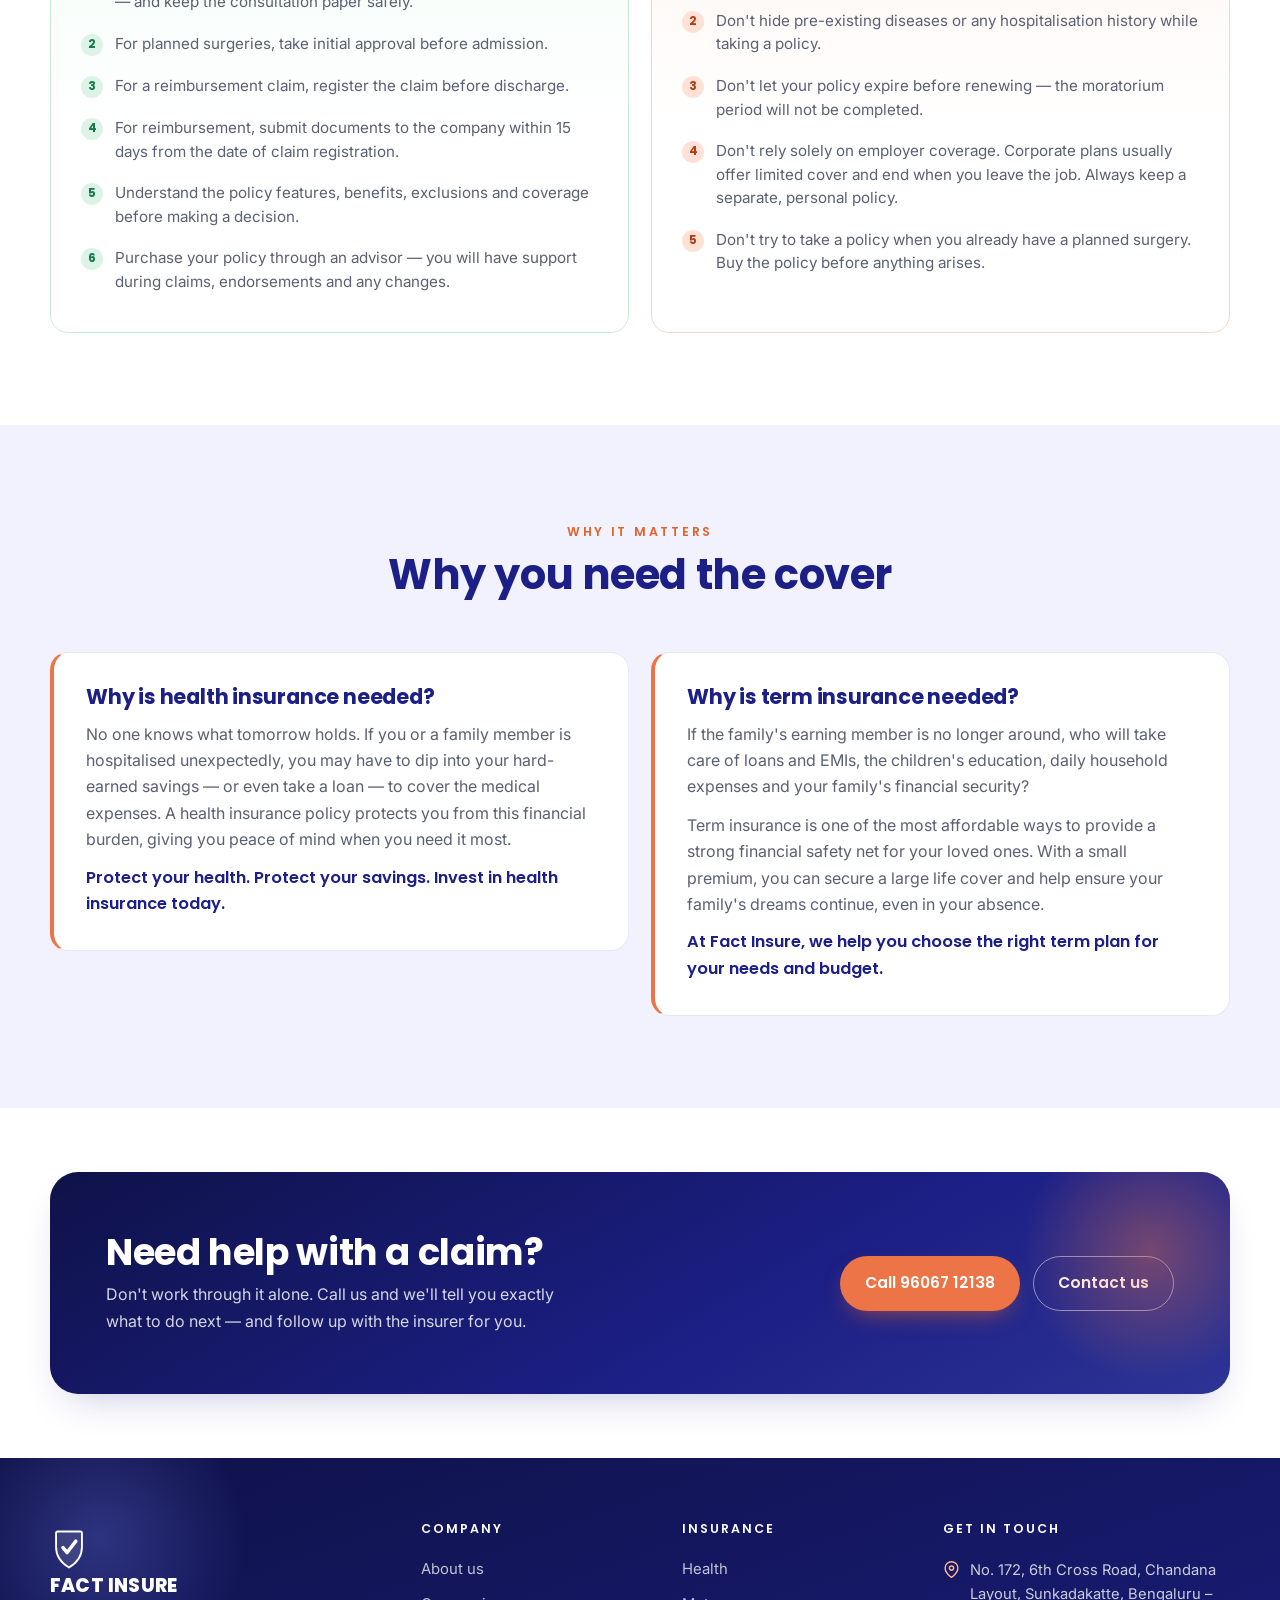
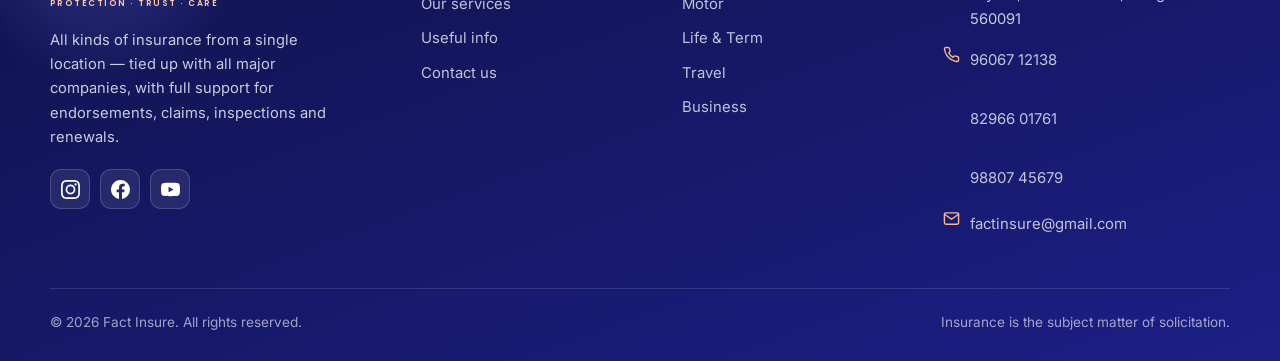
<file: useful-info.html>
<!DOCTYPE html>
<html lang="en">
<head>
<meta charset="UTF-8">
<meta name="viewport" content="width=device-width, initial-scale=1">
<title>Useful Info — Fact Insure | Claim Documents, Do's &amp; Don'ts</title>
<meta name="description" content="Documents required for health and motor insurance claims, plus practical do's and don'ts to help your claim settle smoothly. From Fact Insure, Bengaluru.">
<link rel="icon" type="image/svg+xml" href="assets/favicon.svg">
<link rel="preconnect" href="https://fonts.googleapis.com">
<link rel="preconnect" href="https://fonts.gstatic.com" crossorigin>
<link href="https://fonts.googleapis.com/css2?family=Inter:wght@400;500;600&amp;family=Poppins:wght@500;600;700;800&amp;display=swap" rel="stylesheet">
<link rel="stylesheet" href="css/styles.css?v=2">
</head>
<body>
<header class="site-header">
  <div class="container">
    <div class="nav">
      <a class="brand" href="index.html" aria-label="Fact Insure — home"><svg class="brand-shield" viewBox="0 0 100 112" aria-hidden="true"><path class="body" d="M20,12 L80,12 Q84.5,12 84.5,16.5 L84.5,54 C84.5,78 70,96 50,108 C30,96 15.5,78 15.5,54 L15.5,16.5 Q15.5,12 20,12 Z"/><path class="check" d="M34,55 L45,68 L68,38"/></svg>
        <span class="brand-text"><strong>FACT INSURE</strong><small>PROTECTION · TRUST · CARE</small></span></a>
      <nav class="nav-links" aria-label="Primary">
        <a href="index.html">Home</a><a href="about.html">About</a><a href="services.html">Services</a><a href="useful-info.html" class="active">Useful Info</a><a href="contact.html">Contact</a>
      </nav>
      <div class="nav-cta">
        <a class="nav-tel" href="tel:+919606712138" aria-label="Call us"><svg viewBox="0 0 24 24" fill="none" stroke="currentColor" stroke-width="2" stroke-linecap="round" stroke-linejoin="round"><path d="M22 16.92v3a2 2 0 0 1-2.18 2 19.79 19.79 0 0 1-8.63-3.07 19.5 19.5 0 0 1-6-6 19.79 19.79 0 0 1-3.07-8.67A2 2 0 0 1 4.11 2h3a2 2 0 0 1 2 1.72c.13.96.36 1.9.7 2.81a2 2 0 0 1-.45 2.11L8.09 9.91a16 16 0 0 0 6 6l1.27-1.27a2 2 0 0 1 2.11-.45c.91.34 1.85.57 2.81.7A2 2 0 0 1 22 16.92z"/></svg> 96067 12138</a>
        <a class="btn" href="contact.html">Get a quote</a>
        <button class="nav-toggle" aria-label="Open menu" aria-expanded="false"><svg viewBox="0 0 24 24" fill="none" stroke="currentColor" stroke-width="2" stroke-linecap="round" stroke-linejoin="round"><line x1="3" y1="6" x2="21" y2="6"/><line x1="3" y1="12" x2="21" y2="12"/><line x1="3" y1="18" x2="21" y2="18"/></svg></button>
      </div>
    </div>
  </div>
</header>
<section class="page-hero">
  <div class="container"><div class="inner">
    <p class="crumbs"><a href="index.html">Home</a><span class="sep">/</span>Useful Info</p>
    <span class="eyebrow eyebrow--light">Useful information</span>
    <h1>Everything you need at claim time</h1>
    <p>The documents to keep ready, and the practical do's and don'ts that make the difference between a claim that settles smoothly and one that gets stuck.</p>
    <div class="jump-nav">
      <a href="#health-docs">Health claim documents</a>
      <a href="#motor-docs">Motor claim documents</a>
      <a href="#motor-dd">Motor do's &amp; don'ts</a>
      <a href="#health-dd">Health do's &amp; don'ts</a>
      <a href="#why">Why you need cover</a>
    </div>
  </div></div>
</section>

<section class="section"><div class="container">
  <div class="section-head center reveal">
    <span class="eyebrow">Claim documents</span>
    <h2>What to keep ready when you claim</h2>
    <p>Having the right papers in order is the single biggest reason claims settle quickly. Keep these handy &mdash; and call us if anything is unclear.</p>
  </div>
  <div class="doc-accordion reveal">
    <details class="doc-item" id="health-docs" open>
      <summary class="doc-summary">
        <span class="dh"><svg viewBox="0 0 24 24" fill="none" stroke="currentColor" stroke-width="2" stroke-linecap="round" stroke-linejoin="round"><path d="M11 2a2 2 0 0 0-2 2v5H4a2 2 0 0 0-2 2v2a2 2 0 0 0 2 2h5v5a2 2 0 0 0 2 2h2a2 2 0 0 0 2-2v-5h5a2 2 0 0 0 2-2v-2a2 2 0 0 0-2-2h-5V4a2 2 0 0 0-2-2z"/></svg></span>
        <span class="doc-summary-text"><span class="doc-summary-title">Health Insurance</span><span class="doc-summary-desc">Documents required for a health insurance claim</span></span>
        <span class="doc-chev" aria-hidden="true"><svg viewBox="0 0 24 24" fill="none" stroke="currentColor" stroke-width="2.2" stroke-linecap="round" stroke-linejoin="round"><polyline points="6 9 12 15 18 9"/></svg></span>
      </summary>
      <div class="doc-panel"><div class="doc-panel-inner">
      <p class="doc-sub">Cashless claim</p>
      <ul class="doc-list"><li><svg viewBox="0 0 24 24" fill="none" stroke="currentColor" stroke-width="2.5" stroke-linecap="round" stroke-linejoin="round"><polyline points="20 6 9 17 4 12"/></svg><span>Pre-authorisation form, filled and signed at the hospital</span></li><li><svg viewBox="0 0 24 24" fill="none" stroke="currentColor" stroke-width="2.5" stroke-linecap="round" stroke-linejoin="round"><polyline points="20 6 9 17 4 12"/></svg><span>Health insurance card / e-card and policy number</span></li><li><svg viewBox="0 0 24 24" fill="none" stroke="currentColor" stroke-width="2.5" stroke-linecap="round" stroke-linejoin="round"><polyline points="20 6 9 17 4 12"/></svg><span>Photo ID and address proof of the patient (Aadhaar / PAN)</span></li><li><svg viewBox="0 0 24 24" fill="none" stroke="currentColor" stroke-width="2.5" stroke-linecap="round" stroke-linejoin="round"><polyline points="20 6 9 17 4 12"/></svg><span>Doctor's consultation papers and advice for admission</span></li><li><svg viewBox="0 0 24 24" fill="none" stroke="currentColor" stroke-width="2.5" stroke-linecap="round" stroke-linejoin="round"><polyline points="20 6 9 17 4 12"/></svg><span>Investigation and diagnostic reports supporting the treatment</span></li></ul>
      <p class="doc-sub">Reimbursement claim</p>
      <ul class="doc-list"><li><svg viewBox="0 0 24 24" fill="none" stroke="currentColor" stroke-width="2.5" stroke-linecap="round" stroke-linejoin="round"><polyline points="20 6 9 17 4 12"/></svg><span>Duly filled and signed claim form</span></li><li><svg viewBox="0 0 24 24" fill="none" stroke="currentColor" stroke-width="2.5" stroke-linecap="round" stroke-linejoin="round"><polyline points="20 6 9 17 4 12"/></svg><span>Original hospital bill with detailed break-up and payment receipts</span></li><li><svg viewBox="0 0 24 24" fill="none" stroke="currentColor" stroke-width="2.5" stroke-linecap="round" stroke-linejoin="round"><polyline points="20 6 9 17 4 12"/></svg><span>Discharge summary from the hospital</span></li><li><svg viewBox="0 0 24 24" fill="none" stroke="currentColor" stroke-width="2.5" stroke-linecap="round" stroke-linejoin="round"><polyline points="20 6 9 17 4 12"/></svg><span>Doctor's prescriptions and consultation papers</span></li><li><svg viewBox="0 0 24 24" fill="none" stroke="currentColor" stroke-width="2.5" stroke-linecap="round" stroke-linejoin="round"><polyline points="20 6 9 17 4 12"/></svg><span>All diagnostic, lab and imaging reports</span></li><li><svg viewBox="0 0 24 24" fill="none" stroke="currentColor" stroke-width="2.5" stroke-linecap="round" stroke-linejoin="round"><polyline points="20 6 9 17 4 12"/></svg><span>Pharmacy bills with matching prescriptions</span></li><li><svg viewBox="0 0 24 24" fill="none" stroke="currentColor" stroke-width="2.5" stroke-linecap="round" stroke-linejoin="round"><polyline points="20 6 9 17 4 12"/></svg><span>Copy of policy, photo ID and address proof</span></li><li><svg viewBox="0 0 24 24" fill="none" stroke="currentColor" stroke-width="2.5" stroke-linecap="round" stroke-linejoin="round"><polyline points="20 6 9 17 4 12"/></svg><span>Cancelled cheque or bank details for NEFT</span></li><li><svg viewBox="0 0 24 24" fill="none" stroke="currentColor" stroke-width="2.5" stroke-linecap="round" stroke-linejoin="round"><polyline points="20 6 9 17 4 12"/></svg><span>In accident cases: FIR or MLC copy</span></li></ul>
      </div></div>
    </details>
    <details class="doc-item" id="motor-docs">
      <summary class="doc-summary">
        <span class="dh"><svg viewBox="0 0 24 24" fill="none" stroke="currentColor" stroke-width="2" stroke-linecap="round" stroke-linejoin="round"><path d="M19 17h2c.6 0 1-.4 1-1v-3c0-.9-.7-1.7-1.5-1.9C18.7 10.6 16 10 16 10s-1.3-1.4-2.2-2.3c-.5-.4-1.1-.7-1.8-.7H5c-.6 0-1.1.4-1.4.9l-1.4 2.9A3.7 3.7 0 0 0 2 12v4c0 .6.4 1 1 1h2"/><circle cx="7" cy="17" r="2"/><circle cx="17" cy="17" r="2"/></svg></span>
        <span class="doc-summary-text"><span class="doc-summary-title">Motor Insurance</span><span class="doc-summary-desc">Documents required for a motor insurance claim</span></span>
        <span class="doc-chev" aria-hidden="true"><svg viewBox="0 0 24 24" fill="none" stroke="currentColor" stroke-width="2.2" stroke-linecap="round" stroke-linejoin="round"><polyline points="6 9 12 15 18 9"/></svg></span>
      </summary>
      <div class="doc-panel"><div class="doc-panel-inner">
      <p class="doc-sub">Own-damage claim</p>
      <ul class="doc-list"><li><svg viewBox="0 0 24 24" fill="none" stroke="currentColor" stroke-width="2.5" stroke-linecap="round" stroke-linejoin="round"><polyline points="20 6 9 17 4 12"/></svg><span>Duly filled and signed claim form</span></li><li><svg viewBox="0 0 24 24" fill="none" stroke="currentColor" stroke-width="2.5" stroke-linecap="round" stroke-linejoin="round"><polyline points="20 6 9 17 4 12"/></svg><span>Copy of the vehicle Registration Certificate (RC)</span></li><li><svg viewBox="0 0 24 24" fill="none" stroke="currentColor" stroke-width="2.5" stroke-linecap="round" stroke-linejoin="round"><polyline points="20 6 9 17 4 12"/></svg><span>Copy of the driving licence of the person driving</span></li><li><svg viewBox="0 0 24 24" fill="none" stroke="currentColor" stroke-width="2.5" stroke-linecap="round" stroke-linejoin="round"><polyline points="20 6 9 17 4 12"/></svg><span>Copy of the insurance policy</span></li><li><svg viewBox="0 0 24 24" fill="none" stroke="currentColor" stroke-width="2.5" stroke-linecap="round" stroke-linejoin="round"><polyline points="20 6 9 17 4 12"/></svg><span>Photographs of the damage, taken at the accident spot</span></li><li><svg viewBox="0 0 24 24" fill="none" stroke="currentColor" stroke-width="2.5" stroke-linecap="round" stroke-linejoin="round"><polyline points="20 6 9 17 4 12"/></svg><span>Repair estimate from the garage</span></li><li><svg viewBox="0 0 24 24" fill="none" stroke="currentColor" stroke-width="2.5" stroke-linecap="round" stroke-linejoin="round"><polyline points="20 6 9 17 4 12"/></svg><span>Final repair invoice and payment receipt</span></li><li><svg viewBox="0 0 24 24" fill="none" stroke="currentColor" stroke-width="2.5" stroke-linecap="round" stroke-linejoin="round"><polyline points="20 6 9 17 4 12"/></svg><span>Cancelled cheque or bank details for NEFT</span></li></ul>
      <p class="doc-sub">Additional, case by case</p>
      <ul class="doc-list"><li><svg viewBox="0 0 24 24" fill="none" stroke="currentColor" stroke-width="2.5" stroke-linecap="round" stroke-linejoin="round"><polyline points="20 6 9 17 4 12"/></svg><span>Third-party damage or injury: FIR copy is compulsory</span></li><li><svg viewBox="0 0 24 24" fill="none" stroke="currentColor" stroke-width="2.5" stroke-linecap="round" stroke-linejoin="round"><polyline points="20 6 9 17 4 12"/></svg><span>Theft: FIR, original RC, both sets of keys, RTO transfer papers and the police non-traceable report</span></li><li><svg viewBox="0 0 24 24" fill="none" stroke="currentColor" stroke-width="2.5" stroke-linecap="round" stroke-linejoin="round"><polyline points="20 6 9 17 4 12"/></svg><span>Major accidents: FIR and, where applicable, a police panchanama</span></li></ul>
      </div></div>
    </details>
  </div>
  <p class="stat-note">Requirements can vary slightly between insurers. Call us on <a href="tel:+919606712138" style="color:var(--navy);font-weight:600">96067 12138</a> and we'll confirm exactly what your insurer needs.</p>
</div></section>

<section class="section bg-lav" id="motor-dd"><div class="container">
  <div class="section-head center reveal">
    <span class="eyebrow">Motor insurance</span>
    <h2>Do's and don'ts</h2>
    <p>Small habits that protect your claim &mdash; learned from the claims we settle every week.</p>
  </div>
  <div class="dd-grid">
    <div class="dd-card dd-do reveal">
      <h4><span class="badge"><svg viewBox="0 0 24 24" fill="none" stroke="currentColor" stroke-width="2.5" stroke-linecap="round" stroke-linejoin="round"><polyline points="20 6 9 17 4 12"/></svg></span>Do's for motor insurance</h4>
      <ol><li>Take a snap of the vehicle at the accident location itself &mdash; even if the vehicle has been parked aside.</li><li>Register the motor claim within 2&ndash;3 days of the accident.</li><li>If there is any third-party damage, contact your insurance advisor first.</li><li>While purchasing the policy, check the eligible add-ons and coverages.</li><li>If you have opted for roadside assistance, take the towing from the company when your vehicle breaks down.</li></ol>
    </div>
    <div class="dd-card dd-dont reveal">
      <h4><span class="badge"><svg viewBox="0 0 24 24" fill="none" stroke="currentColor" stroke-width="2.5" stroke-linecap="round" stroke-linejoin="round"><line x1="18" y1="6" x2="6" y2="18"/><line x1="6" y1="6" x2="18" y2="18"/></svg></span>Don'ts for motor insurance</h4>
      <ol><li>Once you have registered the claim, don't change the reason for the accident.</li><li>Don't buy insurance based on the premium alone.</li><li>Don't let your policy expire before renewing &mdash; a re-inspection will be done and every single damage will be accounted for.</li><li>Don't drink and drive. If you do, the claim will not be paid.</li><li>Never sign blank proposal forms or written agreements with the insurance company before reviewing your policy.</li></ol>
    </div>
  </div>
</div></section>

<section class="section" id="health-dd"><div class="container">
  <div class="section-head center reveal">
    <span class="eyebrow">Health insurance</span>
    <h2>Do's and don'ts</h2>
    <p>Get these right when you buy &mdash; and when you claim.</p>
  </div>
  <div class="dd-grid">
    <div class="dd-card dd-do reveal">
      <h4><span class="badge"><svg viewBox="0 0 24 24" fill="none" stroke="currentColor" stroke-width="2.5" stroke-linecap="round" stroke-linejoin="round"><polyline points="20 6 9 17 4 12"/></svg></span>Do's for health insurance</h4>
      <ol><li>If you are unwell, first consult a doctor online or at a nearby clinic &mdash; and keep the consultation paper safely.</li><li>For planned surgeries, take initial approval before admission.</li><li>For a reimbursement claim, register the claim before discharge.</li><li>For reimbursement, submit documents to the company within 15 days from the date of claim registration.</li><li>Understand the policy features, benefits, exclusions and coverage before making a decision.</li><li>Purchase your policy through an advisor &mdash; you will have support during claims, endorsements and any changes.</li></ol>
    </div>
    <div class="dd-card dd-dont reveal">
      <h4><span class="badge"><svg viewBox="0 0 24 24" fill="none" stroke="currentColor" stroke-width="2.5" stroke-linecap="round" stroke-linejoin="round"><line x1="18" y1="6" x2="6" y2="18"/><line x1="6" y1="6" x2="18" y2="18"/></svg></span>Don'ts for health insurance</h4>
      <ol><li>Don't buy insurance based on the premium alone.</li><li>Don't hide pre-existing diseases or any hospitalisation history while taking a policy.</li><li>Don't let your policy expire before renewing &mdash; the moratorium period will not be completed.</li><li>Don't rely solely on employer coverage. Corporate plans usually offer limited cover and end when you leave the job. Always keep a separate, personal policy.</li><li>Don't try to take a policy when you already have a planned surgery. Buy the policy before anything arises.</li></ol>
    </div>
  </div>
</div></section>

<section class="section bg-lav" id="why"><div class="container">
  <div class="section-head center reveal">
    <span class="eyebrow">Why it matters</span>
    <h2>Why you need the cover</h2>
  </div>
  <div class="grid grid-2" style="align-items:start">
    <article class="why-card reveal">
      <h3>Why is health insurance needed?</h3>
      <p>No one knows what tomorrow holds. If you or a family member is hospitalised unexpectedly, you may have to dip into your hard-earned savings &mdash; or even take a loan &mdash; to cover the medical expenses. A health insurance policy protects you from this financial burden, giving you peace of mind when you need it most.</p>
      <p class="punch">Protect your health. Protect your savings. Invest in health insurance today.</p>
    </article>
    <article class="why-card reveal">
      <h3>Why is term insurance needed?</h3>
      <p>If the family's earning member is no longer around, who will take care of loans and EMIs, the children's education, daily household expenses and your family's financial security?</p>
      <p>Term insurance is one of the most affordable ways to provide a strong financial safety net for your loved ones. With a small premium, you can secure a large life cover and help ensure your family's dreams continue, even in your absence.</p>
      <p class="punch">At Fact Insure, we help you choose the right term plan for your needs and budget.</p>
    </article>
  </div>
</div></section>

<section class="section--tight"><div class="container">
  <div class="cta-band reveal">
    <div><h2>Need help with a claim?</h2>
      <p>Don't work through it alone. Call us and we'll tell you exactly what to do next &mdash; and follow up with the insurer for you.</p></div>
    <div class="cta-actions">
      <a class="btn" href="tel:+919606712138">Call 96067 12138</a>
      <a class="btn btn--ghost" href="contact.html">Contact us</a></div>
  </div></div></section>
<footer class="site-footer">
  <div class="container">
    <div class="footer-grid">
      <div class="footer-col">
        <a class="brand brand--light" href="index.html" aria-label="Fact Insure — home"><svg class="brand-shield" viewBox="0 0 100 112" aria-hidden="true"><path class="body" d="M20,12 L80,12 Q84.5,12 84.5,16.5 L84.5,54 C84.5,78 70,96 50,108 C30,96 15.5,78 15.5,54 L15.5,16.5 Q15.5,12 20,12 Z"/><path class="check" d="M34,55 L45,68 L68,38"/></svg>
          <span class="brand-text"><strong>FACT INSURE</strong><small>PROTECTION · TRUST · CARE</small></span></a>
        <p>All kinds of insurance from a single location — tied up with all major companies, with full support for endorsements, claims, inspections and renewals.</p>
        <div class="social-links">
          <a href="https://www.instagram.com/factinsure?igsh=dTR2empqcTlucjA1" target="_blank" rel="noopener" aria-label="Fact Insure on Instagram"><svg viewBox="0 0 24 24" aria-hidden="true"><path fill="currentColor" d="M12 2.16c3.2 0 3.58 0 4.85.07 1.17.05 1.8.25 2.23.41.56.22.96.48 1.38.9.42.42.68.82.9 1.38.16.42.36 1.06.41 2.23.06 1.27.07 1.65.07 4.85s0 3.58-.07 4.85c-.05 1.17-.25 1.8-.41 2.23a3.7 3.7 0 0 1-.9 1.38 3.7 3.7 0 0 1-1.38.9c-.42.16-1.06.36-2.23.41-1.27.06-1.65.07-4.85.07s-3.58 0-4.85-.07c-1.17-.05-1.8-.25-2.23-.41a3.7 3.7 0 0 1-1.38-.9 3.7 3.7 0 0 1-.9-1.38c-.16-.42-.36-1.06-.41-2.23C2.16 15.58 2.16 15.2 2.16 12s0-3.58.07-4.85c.05-1.17.25-1.8.41-2.23.22-.56.48-.96.9-1.38.42-.42.82-.68 1.38-.9.42-.16 1.06-.36 2.23-.41C8.42 2.16 8.8 2.16 12 2.16M12 0C8.74 0 8.33 0 7.05.07 5.78.13 4.9.33 4.14.63a5.8 5.8 0 0 0-2.12 1.38A5.8 5.8 0 0 0 .63 4.14C.33 4.9.13 5.78.07 7.05 0 8.33 0 8.74 0 12s0 3.67.07 4.95c.06 1.27.26 2.15.56 2.91a5.8 5.8 0 0 0 1.38 2.12 5.8 5.8 0 0 0 2.12 1.38c.76.3 1.64.5 2.91.56C8.33 24 8.74 24 12 24s3.67 0 4.95-.07c1.27-.06 2.15-.26 2.91-.56a6.05 6.05 0 0 0 3.5-3.5c.3-.76.5-1.64.56-2.91.07-1.28.07-1.69.07-4.95s0-3.67-.07-4.95c-.06-1.27-.26-2.15-.56-2.91a5.8 5.8 0 0 0-1.38-2.12A5.8 5.8 0 0 0 19.86.63C19.1.33 18.22.13 16.95.07 15.67 0 15.26 0 12 0z"/><path fill="currentColor" d="M12 5.84A6.16 6.16 0 1 0 18.16 12 6.16 6.16 0 0 0 12 5.84zM12 16a4 4 0 1 1 4-4 4 4 0 0 1-4 4z"/><circle fill="currentColor" cx="18.41" cy="5.59" r="1.44"/></svg></a>
          <a href="https://www.facebook.com/share/1DzBadqJGa/" target="_blank" rel="noopener" aria-label="Fact Insure on Facebook"><svg viewBox="0 0 24 24" aria-hidden="true"><path fill="currentColor" d="M24 12a12 12 0 1 0-13.88 11.85v-8.38H7.08V12h3.04V9.36c0-3 1.79-4.67 4.53-4.67 1.31 0 2.68.24 2.68.24v2.95h-1.51c-1.49 0-1.95.92-1.95 1.87V12h3.32l-.53 3.47h-2.79v8.38A12 12 0 0 0 24 12z"/></svg></a>
          <a href="https://youtube.com/@factinsure?si=ZuciIrDkM-4pLr28" target="_blank" rel="noopener" aria-label="Fact Insure on YouTube"><svg viewBox="0 0 24 24" aria-hidden="true"><path fill="currentColor" d="M23.5 6.19a3.02 3.02 0 0 0-2.12-2.14C19.5 3.55 12 3.55 12 3.55s-7.5 0-9.38.5A3.02 3.02 0 0 0 .5 6.19 31.5 31.5 0 0 0 0 12a31.5 31.5 0 0 0 .5 5.81 3.02 3.02 0 0 0 2.12 2.14c1.88.5 9.38.5 9.38.5s7.5 0 9.38-.5a3.02 3.02 0 0 0 2.12-2.14A31.5 31.5 0 0 0 24 12a31.5 31.5 0 0 0-.5-5.81zM9.55 15.57V8.43L15.82 12z"/></svg></a>
        </div>
      </div>
      <div class="footer-col"><h4>Company</h4>
        <a href="about.html">About us</a><a href="services.html">Our services</a>
        <a href="useful-info.html">Useful info</a>
        <a href="contact.html">Contact us</a></div>
      <div class="footer-col"><h4>Insurance</h4>
        <a href="services.html">Health</a><a href="services.html">Motor</a>
        <a href="services.html">Life &amp; Term</a><a href="services.html">Travel</a><a href="services.html">Business</a></div>
      <div class="footer-col"><h4>Get in touch</h4>
        <ul class="footer-contact">
          <li><svg viewBox="0 0 24 24" fill="none" stroke="currentColor" stroke-width="2" stroke-linecap="round" stroke-linejoin="round"><path d="M21 10c0 7-9 13-9 13s-9-6-9-13a9 9 0 0 1 18 0z"/><circle cx="12" cy="10" r="3"/></svg><span>No. 172, 6th Cross Road, Chandana Layout, Sunkadakatte, Bengaluru – 560091</span></li>
          <li><svg viewBox="0 0 24 24" fill="none" stroke="currentColor" stroke-width="2" stroke-linecap="round" stroke-linejoin="round"><path d="M22 16.92v3a2 2 0 0 1-2.18 2 19.79 19.79 0 0 1-8.63-3.07 19.5 19.5 0 0 1-6-6 19.79 19.79 0 0 1-3.07-8.67A2 2 0 0 1 4.11 2h3a2 2 0 0 1 2 1.72c.13.96.36 1.9.7 2.81a2 2 0 0 1-.45 2.11L8.09 9.91a16 16 0 0 0 6 6l1.27-1.27a2 2 0 0 1 2.11-.45c.91.34 1.85.57 2.81.7A2 2 0 0 1 22 16.92z"/></svg><span><a href="tel:+919606712138">96067 12138</a><br><a href="tel:+918296601761">82966 01761</a><br><a href="tel:+919880745679">98807 45679</a></span></li>
          <li><svg viewBox="0 0 24 24" fill="none" stroke="currentColor" stroke-width="2" stroke-linecap="round" stroke-linejoin="round"><path d="M4 4h16a2 2 0 0 1 2 2v12a2 2 0 0 1-2 2H4a2 2 0 0 1-2-2V6a2 2 0 0 1 2-2z"/><polyline points="22,6 12,13 2,6"/></svg><span><a href="mailto:factinsure@gmail.com">factinsure@gmail.com</a></span></li>
        </ul></div>
    </div>
    <div class="footer-bottom">
      <span>© <span id="year"></span> Fact Insure. All rights reserved.</span>
      <span>Insurance is the subject matter of solicitation.</span>
    </div>
  </div>
</footer>
<a class="wa-float" href="https://wa.me/919606712138?text=Hi%20Fact%20Insure%2C%20I%20would%20like%20to%20know%20more%20about%20your%20insurance%20services." target="_blank" rel="noopener" aria-label="Chat with us on WhatsApp"><svg viewBox="0 0 24 24" aria-hidden="true"><path d="M.057 24l1.687-6.163a11.867 11.867 0 0 1-1.587-5.945C.16 5.335 5.495 0 12.05 0a11.817 11.817 0 0 1 8.413 3.488 11.824 11.824 0 0 1 3.48 8.414c-.003 6.557-5.338 11.892-11.893 11.892a11.9 11.9 0 0 1-5.688-1.448L.057 24zm6.597-3.807c1.676.995 3.276 1.591 5.392 1.592 5.448 0 9.886-4.434 9.889-9.885.002-5.462-4.415-9.89-9.881-9.892-5.452 0-9.887 4.434-9.889 9.884a9.86 9.86 0 0 0 1.51 5.26l-.999 3.648 3.738-.607zm11.387-5.464c-.074-.124-.272-.198-.57-.347-.297-.149-1.758-.868-2.031-.967-.272-.099-.47-.149-.669.149-.198.297-.768.967-.941 1.165-.173.198-.347.223-.644.074-.297-.149-1.255-.462-2.39-1.475-.883-.788-1.48-1.761-1.653-2.059-.173-.297-.018-.458.13-.606.134-.133.298-.347.446-.52.149-.174.198-.298.298-.497.099-.198.05-.371-.025-.52-.074-.149-.669-1.612-.916-2.207-.242-.579-.487-.5-.669-.51l-.57-.01c-.198 0-.52.074-.792.372-.272.297-1.04 1.016-1.04 2.479 0 1.462 1.065 2.875 1.213 3.074.149.198 2.095 3.2 5.076 4.487.709.306 1.263.489 1.694.626.712.226 1.36.194 1.872.118.571-.085 1.758-.719 2.006-1.413.248-.694.248-1.29.173-1.414z"/></svg></a>
<script src="js/main.js?v=2"></script>
</body>
</html>
</file>
<file: css/styles.css>
/* =========================================================
   Fact Insure — Brand stylesheet
   Palette derived from the logo (Option A)
   ========================================================= */

:root{
  --navy:#1c1f85;
  --navy-700:#171a6e;
  --navy-900:#0f1248;
  --indigo:#2c3495;
  --indigo-300:#5a63c9;
  --orange:#ed7446;
  --orange-600:#e0632c;
  --lavender:#f1f2fe;
  --lavender-2:#e9ebfb;
  --ink:#1d2030;
  --slate:#5b6072;
  --slate-light:#878ca0;
  --line:#e7e8f5;
  --white:#ffffff;

  --radius:18px;
  --radius-sm:12px;
  --radius-lg:28px;
  --shadow-sm:0 2px 8px rgba(28,31,133,.06);
  --shadow:0 18px 40px -18px rgba(28,31,133,.28);
  --shadow-lg:0 30px 70px -28px rgba(28,31,133,.40);

  --container:1180px;
  --ease:cubic-bezier(.22,.61,.36,1);

  --ff-display:"Poppins",system-ui,sans-serif;
  --ff-body:"Inter",system-ui,sans-serif;
}

/* ---------- reset ---------- */
*,*::before,*::after{box-sizing:border-box}
html{scroll-behavior:smooth}
body{
  margin:0;
  font-family:var(--ff-body);
  color:var(--ink);
  background:var(--white);
  line-height:1.65;
  -webkit-font-smoothing:antialiased;
  text-rendering:optimizeLegibility;
}
img{max-width:100%;display:block}
a{color:inherit;text-decoration:none}
ul{margin:0;padding:0;list-style:none}
h1,h2,h3,h4{font-family:var(--ff-display);line-height:1.12;margin:0;color:var(--navy);font-weight:700;letter-spacing:-.01em}

.container{width:min(100% - 40px,var(--container));margin-inline:auto}
.eyebrow{
  font-family:var(--ff-display);font-weight:600;font-size:.78rem;
  letter-spacing:.22em;text-transform:uppercase;color:var(--orange-600);
}
.eyebrow--light{color:#ffd9c7}
.lead{font-size:1.075rem;color:var(--slate)}
.center{text-align:center}
.section{padding:92px 0}
.section--tight{padding:64px 0}
.section-head{max-width:660px;margin:0 auto 54px}
.section-head.center{text-align:center}
.section-head h2{font-size:clamp(1.85rem,4vw,2.6rem);margin:.5rem 0 .6rem}
.section-head p{margin:0;color:var(--slate);font-size:1.05rem}

/* ---------- buttons ---------- */
.btn{
  --bg:var(--orange);--fg:#fff;
  display:inline-flex;align-items:center;gap:.55rem;
  font-family:var(--ff-display);font-weight:600;font-size:.97rem;
  padding:.85rem 1.5rem;border-radius:999px;border:1.5px solid transparent;
  background:var(--bg);color:var(--fg);cursor:pointer;
  transition:transform .25s var(--ease),box-shadow .25s var(--ease),background .2s;
  box-shadow:0 10px 24px -10px rgba(224,99,44,.7);
}
.btn:hover{transform:translateY(-2px);box-shadow:0 16px 30px -12px rgba(224,99,44,.8)}
.btn svg{width:18px;height:18px}
.btn--ghost{background:transparent;color:#fff;border-color:rgba(255,255,255,.5);box-shadow:none}
.btn--ghost:hover{background:rgba(255,255,255,.12);box-shadow:none}
.btn--navy{background:var(--navy);box-shadow:0 12px 26px -12px rgba(28,31,133,.7)}
.btn--navy:hover{box-shadow:0 18px 34px -14px rgba(28,31,133,.8)}
.btn--outline{background:transparent;color:var(--navy);border-color:var(--line);box-shadow:none}
.btn--outline:hover{border-color:var(--navy);background:var(--lavender);box-shadow:none}

/* ---------- brand mark ---------- */
.brand{display:inline-flex;align-items:center;gap:.7rem}
.brand-shield{width:38px;height:42px;flex:none}
.brand-shield .body{fill:var(--navy);stroke:var(--orange);stroke-width:5}
.brand-shield .check{fill:none;stroke:#fff;stroke-width:9.5;stroke-linecap:round;stroke-linejoin:round}
.brand-text{display:flex;flex-direction:column;line-height:1}
.brand-text strong{
  font-family:var(--ff-display);font-weight:800;font-size:1.18rem;
  color:var(--navy);letter-spacing:.01em;
}
.brand-text small{
  font-family:var(--ff-display);font-weight:600;font-size:.52rem;
  letter-spacing:.18em;color:var(--orange-600);margin-top:3px;
}
/* light variant for dark backgrounds */
.brand--light .body{fill:rgba(255,255,255,.10);stroke:#fff}
.brand--light .check{stroke:#fff}
.brand--light .brand-text strong{color:#fff}
.brand--light .brand-text small{color:#ffc7ad}

/* ---------- header ---------- */
.site-header{
  position:sticky;top:0;z-index:60;background:rgba(255,255,255,.86);
  backdrop-filter:saturate(160%) blur(12px);
  border-bottom:1px solid transparent;transition:box-shadow .3s,border-color .3s;
}
.site-header.scrolled{box-shadow:var(--shadow-sm);border-bottom-color:var(--line)}
.nav{display:flex;align-items:center;justify-content:space-between;height:74px}
.nav-links{display:flex;align-items:center;gap:2px}
.nav-links a{
  font-family:var(--ff-display);font-weight:500;font-size:.94rem;color:var(--ink);
  padding:.5rem .85rem;border-radius:999px;transition:color .2s,background .2s;position:relative;
}
.nav-links a:hover{color:var(--navy);background:var(--lavender)}
.nav-links a.active{color:var(--navy)}
.nav-links a.active::after{
  content:"";position:absolute;left:50%;bottom:2px;transform:translateX(-50%);
  width:18px;height:3px;border-radius:3px;background:var(--orange);
}
.nav-cta{display:flex;align-items:center;gap:.7rem}
.nav-tel{display:inline-flex;align-items:center;gap:.45rem;font-family:var(--ff-display);
  font-weight:600;font-size:.92rem;color:var(--navy)}
.nav-tel svg{width:17px;height:17px;color:var(--orange-600)}
.nav-toggle{display:none;background:none;border:0;cursor:pointer;padding:8px;color:var(--navy)}
.nav-toggle svg{width:26px;height:26px}

/* ---------- hero ---------- */
.hero{
  position:relative;overflow:hidden;color:#fff;
  background:
    radial-gradient(1100px 540px at 82% -10%,rgba(237,116,70,.30),transparent 60%),
    radial-gradient(900px 560px at 8% 110%,rgba(90,99,201,.45),transparent 60%),
    linear-gradient(150deg,var(--navy-900),var(--navy) 55%,var(--indigo));
}
.hero::after{
  content:"";position:absolute;inset:0;pointer-events:none;
  background-image:radial-gradient(rgba(255,255,255,.10) 1px,transparent 1px);
  background-size:26px 26px;mask-image:linear-gradient(to bottom,#000,transparent 70%);opacity:.5;
}
.hero-inner{position:relative;z-index:2;display:grid;grid-template-columns:1.05fr .95fr;
  gap:48px;align-items:center;padding:84px 0 96px}
.hero h1{color:#fff;font-size:clamp(2.3rem,5vw,3.55rem);font-weight:800;letter-spacing:-.02em}
.hero h1 .hl{color:#ffb48f}
.hero p{color:rgba(255,255,255,.84);font-size:1.12rem;max-width:34ch;margin:1.1rem 0 1.9rem}
.hero-actions{display:flex;flex-wrap:wrap;gap:.8rem}
.hero-eyebrow{display:inline-flex;align-items:center;gap:.5rem;background:rgba(255,255,255,.10);
  border:1px solid rgba(255,255,255,.18);padding:.4rem .85rem;border-radius:999px;margin-bottom:1.2rem}
.hero-eyebrow span{font-family:var(--ff-display);font-weight:600;font-size:.74rem;letter-spacing:.14em;
  text-transform:uppercase;color:#ffd9c7}
.hero-eyebrow svg{width:15px;height:15px;color:#ffb48f}

/* hero trust points */
.hero-points{display:flex;flex-wrap:wrap;gap:12px 22px;margin:0 0 1.7rem}
.hero-points li{display:flex;align-items:center;gap:7px;font-family:var(--ff-display);
  font-weight:500;font-size:.9rem;color:rgba(255,255,255,.9)}
.hero-points li svg{width:16px;height:16px;color:#7ee2a8;flex:none}

/* hero quote form */
.hero-quote{position:relative;z-index:2;animation:heroUp .8s var(--ease) both;animation-delay:.12s}
.hq-card{background:#fff;border-radius:var(--radius-lg);padding:30px 28px;
  box-shadow:var(--shadow-lg);position:relative;overflow:hidden}
.hq-progress{position:absolute;top:0;left:0;right:0;height:4px;background:var(--lavender-2)}
.hq-progress span{display:block;height:100%;width:0;border-radius:0 4px 4px 0;
  background:linear-gradient(90deg,var(--orange),var(--orange-600));transition:width .45s var(--ease)}
.hq-head{margin-bottom:20px}
.hq-badge{display:inline-block;font-family:var(--ff-display);font-weight:700;font-size:.67rem;
  letter-spacing:.12em;text-transform:uppercase;color:var(--orange-600);background:#ffe9df;
  padding:.32rem .72rem;border-radius:999px;margin-bottom:11px}
.hq-card h2{font-size:1.45rem;color:var(--navy);margin-bottom:.32rem}
/* scoped to .hq-card so the white .hero p rules don't bleed into the card */
.hq-card p{max-width:none}
.hq-card .hq-head p{color:var(--slate);font-size:.92rem;margin:0}
.hq-card .hq-step{display:flex;align-items:center;gap:9px;font-family:var(--ff-display);font-weight:600;
  font-size:.88rem;color:var(--navy);margin:0 0 11px}
.hq-num{width:22px;height:22px;border-radius:50%;background:var(--navy);color:#fff;
  font-size:.72rem;display:grid;place-items:center;flex:none}
.hq-chips{display:grid;grid-template-columns:repeat(3,1fr);gap:9px;margin-bottom:10px}
.hq-more-toggle{display:block;margin:0 auto 20px;padding:3px;background:none;border:0;cursor:pointer;
  font-family:var(--ff-display);font-weight:600;font-size:.82rem;color:var(--indigo);
  text-decoration:underline;text-underline-offset:3px;transition:color .2s var(--ease)}
.hq-more-toggle:hover{color:var(--orange-600)}
.hq-more{margin-bottom:20px}
.hq-more select{width:100%;font-family:var(--ff-body);font-size:.9rem;color:var(--navy);
  padding:.75rem .9rem;border:1.5px solid var(--line);border-radius:12px;background:#fcfcff;
  cursor:pointer;transition:border-color .2s,box-shadow .2s,color .2s}
.hq-more select:focus{outline:none;border-color:var(--indigo-300);box-shadow:0 0 0 4px rgba(90,99,201,.15)}
.hq-more select.has-value{color:var(--navy);font-weight:600;border-style:solid;border-color:var(--orange)}
.hq-chip{display:flex;flex-direction:column;align-items:center;gap:6px;padding:13px 6px;
  border:1.5px solid var(--line);border-radius:14px;background:#fcfcff;color:var(--navy);
  font-family:var(--ff-display);font-weight:600;font-size:.8rem;cursor:pointer;
  transition:transform .22s var(--ease),border-color .22s var(--ease),
    background .25s var(--ease),color .25s var(--ease),box-shadow .25s var(--ease)}
.hq-chip svg{width:22px;height:22px;color:var(--indigo-300);transition:color .25s var(--ease),transform .25s var(--ease)}
.hq-chip:hover{border-color:var(--orange);transform:translateY(-3px);
  box-shadow:0 10px 20px -12px rgba(28,31,133,.5)}
.hq-chip:hover svg{transform:scale(1.12)}
.hq-chip.is-on{background:linear-gradient(135deg,var(--orange),var(--orange-600));
  border-color:transparent;color:#fff;box-shadow:0 12px 24px -12px rgba(224,99,44,.85)}
.hq-chip.is-on svg{color:#fff}
.hq-field{margin-bottom:11px}
.hq-field input{width:100%;font-family:var(--ff-body);font-size:.96rem;color:var(--ink);
  padding:.85rem 1rem;border:1.5px solid var(--line);border-radius:12px;background:#fcfcff;
  transition:border-color .2s,box-shadow .2s}
.hq-field input:focus{outline:none;border-color:var(--indigo-300);box-shadow:0 0 0 4px rgba(90,99,201,.15)}
.hq-field input.is-invalid{border-color:#d94f4f;background:#fff7f7}
.hq-field input.is-invalid:focus{border-color:#d94f4f;box-shadow:0 0 0 4px rgba(217,79,79,.15)}
.hq-err{display:block;margin-top:5px;font-size:.8rem;color:#c0392b}
.hq-submit{width:100%;justify-content:center;margin-top:7px}
.hq-card .hq-note{display:flex;align-items:center;justify-content:center;gap:6px;font-size:.76rem;
  color:var(--slate-light);margin:13px 0 0;text-align:center}
.hq-card .hq-note svg{width:13px;height:13px;flex:none}

/* ---------- partner / trust strip ---------- */
.trust{background:var(--white);border-bottom:1px solid var(--line)}
.trust-inner{display:flex;flex-wrap:wrap;align-items:center;justify-content:space-between;
  gap:24px;padding:26px 0}
.trust-inner p{margin:0;font-family:var(--ff-display);font-weight:600;color:var(--navy);font-size:.95rem}
.chips{display:flex;flex-wrap:wrap;gap:10px}
.chip{font-family:var(--ff-display);font-weight:500;font-size:.84rem;color:var(--slate);
  background:var(--lavender);border:1px solid var(--line);padding:.4rem .9rem;border-radius:999px}

/* ---------- feature cards grid ---------- */
.grid{display:grid;gap:22px}
.grid-3{grid-template-columns:repeat(3,1fr)}
.grid-4{grid-template-columns:repeat(4,1fr)}
.grid-2{grid-template-columns:repeat(2,1fr)}

.card{
  background:#fff;border:1px solid var(--line);border-radius:var(--radius);padding:30px;
  transition:transform .3s var(--ease),box-shadow .3s var(--ease),border-color .3s;
  position:relative;overflow:hidden;
}
.card:hover{transform:translateY(-6px);box-shadow:var(--shadow);border-color:transparent}
.card .ico{
  width:52px;height:52px;border-radius:14px;display:grid;place-items:center;margin-bottom:18px;
  background:linear-gradient(135deg,var(--lavender),var(--lavender-2));color:var(--navy);
}
.card .ico svg{width:26px;height:26px}
.card:hover .ico{background:linear-gradient(135deg,var(--navy),var(--indigo));color:#fff}
.card .ico{transition:background .3s,color .3s}
.card h3{font-size:1.18rem;margin-bottom:.45rem}
.card p{margin:0;color:var(--slate);font-size:.96rem}
.card--accent .ico{background:linear-gradient(135deg,#ffe6d8,#ffd2bd);color:var(--orange-600)}
.card--accent:hover .ico{background:linear-gradient(135deg,var(--orange),var(--orange-600));color:#fff}

/* services list page tags */
.tag-list{display:flex;flex-wrap:wrap;gap:8px;margin-top:14px}
.tag-list span{font-size:.78rem;font-family:var(--ff-display);font-weight:500;color:var(--navy);
  background:var(--lavender);padding:.3rem .7rem;border-radius:8px}

/* ---------- alt section bg ---------- */
.bg-lav{background:var(--lavender)}
.bg-navy{background:linear-gradient(160deg,var(--navy-900),var(--navy));color:#fff}
.bg-navy h2,.bg-navy h3{color:#fff}
.bg-navy .lead,.bg-navy p{color:rgba(255,255,255,.82)}

/* ---------- value / why list ---------- */
.split{display:grid;grid-template-columns:1fr 1fr;gap:56px;align-items:center}
.feature-row{display:flex;gap:16px;padding:18px 0;border-bottom:1px solid var(--line)}
.feature-row:last-child{border-bottom:0}
.feature-row .fi{width:46px;height:46px;border-radius:12px;flex:none;display:grid;place-items:center;
  background:var(--lavender);color:var(--navy)}
.feature-row .fi svg{width:23px;height:23px}
.feature-row h4{font-size:1.08rem;margin-bottom:.2rem}
.feature-row p{margin:0;color:var(--slate);font-size:.95rem}

/* media panel */
.media-panel{
  position:relative;border-radius:var(--radius-lg);overflow:hidden;
  background:linear-gradient(160deg,var(--navy),var(--indigo));padding:46px;color:#fff;min-height:340px;
  display:flex;flex-direction:column;justify-content:flex-end;box-shadow:var(--shadow);
}
.media-panel::before{content:"";position:absolute;inset:0;
  background:radial-gradient(420px 280px at 80% 10%,rgba(237,116,70,.35),transparent 60%)}
.media-panel .pn-shield{position:absolute;top:-30px;right:-20px;width:230px;opacity:.16}
.media-panel .pn-shield path{fill:#fff}
.media-panel h3{position:relative;font-size:1.5rem;margin-bottom:.5rem;color:#fff}
.media-panel p{position:relative;color:rgba(255,255,255,.85)}
.stat-row{position:relative;display:flex;gap:30px;margin-top:22px}
.stat-row b{font-family:var(--ff-display);font-size:1.6rem;display:block;color:#fff}
.stat-row span{font-size:.82rem;color:rgba(255,255,255,.75)}

/* ---------- steps ---------- */
.steps{display:grid;grid-template-columns:repeat(4,1fr);gap:22px;counter-reset:step}
.step{position:relative;padding:30px;background:#fff;border:1px solid var(--line);border-radius:var(--radius)}
.step .num{font-family:var(--ff-display);font-weight:800;font-size:2rem;color:var(--lavender-2);
  -webkit-text-stroke:1px var(--indigo-300);line-height:1}
.step h4{font-size:1.1rem;margin:.6rem 0 .4rem}
.step p{margin:0;color:var(--slate);font-size:.93rem}

/* ---------- CTA band ---------- */
.cta-band{position:relative;overflow:hidden;border-radius:var(--radius-lg);
  background:linear-gradient(150deg,var(--navy-900),var(--navy) 60%,var(--indigo));
  color:#fff;padding:60px 56px;display:flex;flex-wrap:wrap;gap:28px;align-items:center;
  justify-content:space-between;box-shadow:var(--shadow)}
.cta-band::after{content:"";position:absolute;right:-60px;top:-60px;width:280px;height:280px;
  background:radial-gradient(circle,rgba(237,116,70,.4),transparent 65%)}
.cta-band h2{color:#fff;font-size:clamp(1.7rem,3.5vw,2.3rem);position:relative}
.cta-band p{color:rgba(255,255,255,.82);margin:.5rem 0 0;position:relative;max-width:46ch}
.cta-actions{display:flex;flex-wrap:wrap;gap:.8rem;position:relative}

/* ---------- page hero (interior) ---------- */
.page-hero{position:relative;overflow:hidden;color:#fff;padding:74px 0 64px;
  background:radial-gradient(900px 460px at 85% -20%,rgba(237,116,70,.28),transparent 60%),
  linear-gradient(150deg,var(--navy-900),var(--navy) 60%,var(--indigo))}
.page-hero::after{content:"";position:absolute;inset:0;
  background-image:radial-gradient(rgba(255,255,255,.10) 1px,transparent 1px);
  background-size:26px 26px;mask-image:linear-gradient(to bottom,#000,transparent 75%);opacity:.45}
.page-hero .inner{position:relative;z-index:2;max-width:680px}
.page-hero h1{color:#fff;font-size:clamp(2rem,4.5vw,3rem);font-weight:800;margin:.6rem 0 .7rem}
.page-hero p{color:rgba(255,255,255,.85);font-size:1.08rem;margin:0;max-width:52ch}
.crumbs{font-family:var(--ff-display);font-weight:500;font-size:.85rem;color:rgba(255,255,255,.7)}
.crumbs a:hover{color:#fff}
.crumbs .sep{margin:0 .4rem;color:rgba(255,255,255,.4)}

/* ---------- contact ---------- */
.contact-grid{display:grid;grid-template-columns:1.1fr .9fr;gap:40px;align-items:start}
.form{background:#fff;border:1px solid var(--line);border-radius:var(--radius-lg);
  padding:34px;box-shadow:var(--shadow-sm)}
.field{margin-bottom:18px}
.field label{display:block;font-family:var(--ff-display);font-weight:500;font-size:.86rem;
  color:var(--navy);margin-bottom:7px}
.field input,.field select,.field textarea{
  width:100%;font-family:var(--ff-body);font-size:.96rem;color:var(--ink);
  padding:.8rem .95rem;border:1.5px solid var(--line);border-radius:12px;background:#fcfcff;
  transition:border-color .2s,box-shadow .2s}
.field input:focus,.field select:focus,.field textarea:focus{
  outline:none;border-color:var(--indigo-300);box-shadow:0 0 0 4px rgba(90,99,201,.15)}
.field textarea{min-height:128px;resize:vertical}
.field input.is-invalid,.field select.is-invalid,.field textarea.is-invalid{
  border-color:#d94f4f;background:#fff7f7}
.field input.is-invalid:focus,.field select.is-invalid:focus,.field textarea.is-invalid:focus{
  border-color:#d94f4f;box-shadow:0 0 0 4px rgba(217,79,79,.15)}
.field-error{display:block;margin-top:6px;font-size:.82rem;color:#c0392b}
.form .btn{width:100%;justify-content:center;margin-top:6px}
.form-note{font-size:.82rem;color:var(--slate-light);margin:14px 0 0;text-align:center}

.info-card{background:var(--lavender);border:1px solid var(--line);border-radius:var(--radius);
  padding:26px;margin-bottom:18px}
.info-card h3{font-size:1.12rem;margin-bottom:.3rem}
.info-line{display:flex;gap:13px;padding:11px 0;border-bottom:1px solid var(--line);align-items:flex-start}
.info-line:last-child{border-bottom:0}
.info-line .ii{width:40px;height:40px;border-radius:11px;flex:none;display:grid;place-items:center;
  background:#fff;color:var(--navy);box-shadow:var(--shadow-sm)}
.info-line .ii svg{width:20px;height:20px}
.info-line a:hover,.info-line span a:hover{color:var(--orange-600)}
.info-line b{font-family:var(--ff-display);font-size:.82rem;color:var(--slate);font-weight:600;
  display:block;text-transform:uppercase;letter-spacing:.08em}
.info-line .v{color:var(--ink);font-weight:500}

/* branch cards */
.branch-card{background:#fff;border:1px solid var(--line);border-radius:var(--radius-lg);
  overflow:hidden;box-shadow:var(--shadow-sm);transition:transform .3s var(--ease),box-shadow .3s}
.branch-card:hover{transform:translateY(-5px);box-shadow:var(--shadow)}
.branch-map{aspect-ratio:16/9;border:0;width:100%;display:block;filter:saturate(.95)}
.branch-body{padding:28px}
.branch-tag{display:inline-flex;align-items:center;gap:.4rem;font-family:var(--ff-display);
  font-weight:600;font-size:.74rem;letter-spacing:.1em;text-transform:uppercase;color:var(--orange-600);
  background:#ffe9df;padding:.3rem .7rem;border-radius:999px;margin-bottom:12px}
.branch-body h3{font-size:1.3rem;margin-bottom:.5rem}
.map-embed{border-radius:var(--radius-lg);overflow:hidden;border:1px solid var(--line);box-shadow:var(--shadow-sm)}
.map-embed iframe{width:100%;height:380px;border:0;display:block}

/* ---------- footer ---------- */
.site-footer{background:linear-gradient(160deg,var(--navy-900),var(--navy));color:rgba(255,255,255,.78);
  padding:64px 0 28px;position:relative;overflow:hidden}
.site-footer::before{content:"";position:absolute;top:-80px;left:-60px;width:320px;height:320px;
  background:radial-gradient(circle,rgba(90,99,201,.4),transparent 65%)}
.footer-grid{position:relative;display:grid;grid-template-columns:1.5fr 1fr 1fr 1.3fr;gap:40px;
  padding-bottom:40px;border-bottom:1px solid rgba(255,255,255,.12)}
.footer-grid p{font-size:.92rem;margin:16px 0 0;max-width:34ch}
.footer-col h4{color:#fff;font-size:.78rem;letter-spacing:.16em;text-transform:uppercase;
  font-family:var(--ff-display);font-weight:600;margin-bottom:16px}
.footer-col a{display:block;font-size:.93rem;padding:5px 0;color:rgba(255,255,255,.74);transition:color .2s}
.footer-col a:hover{color:#ffb48f}
.footer-contact li{display:flex;gap:10px;font-size:.92rem;padding:6px 0;align-items:flex-start}
.footer-contact svg{width:17px;height:17px;color:#ffb48f;flex:none;margin-top:3px}
.footer-bottom{position:relative;display:flex;flex-wrap:wrap;gap:12px;justify-content:space-between;
  align-items:center;padding-top:22px;font-size:.85rem;color:rgba(255,255,255,.6)}
.footer-bottom a:hover{color:#fff}

/* ---------- reveal animation ---------- */
.reveal{opacity:0;transform:translateY(22px);transition:opacity .7s var(--ease),transform .7s var(--ease)}
.reveal.in{opacity:1;transform:none}

/* ---------- modern polish: stagger, motion & entrances ---------- */
/* staggered reveals so grid rows cascade in */
.grid-3 > .reveal:nth-child(3n+2){transition-delay:.08s}
.grid-3 > .reveal:nth-child(3n){transition-delay:.16s}
.grid-2 > .reveal:nth-child(2n){transition-delay:.09s}
.steps > .reveal:nth-child(2){transition-delay:.1s}
.steps > .reveal:nth-child(3){transition-delay:.2s}
.steps > .reveal:nth-child(4){transition-delay:.3s}

/* card icon springs on hover */
.card .ico{transition:background .3s,color .3s,transform .35s var(--ease)}
.card:hover .ico{transform:scale(1.07) rotate(-3deg)}

/* animated top accent bar on service product cards */
.card--link::before{content:"";position:absolute;top:0;left:0;right:0;height:3px;
  background:linear-gradient(90deg,var(--orange),var(--indigo-300));
  transform:scaleX(0);transform-origin:left;transition:transform .4s var(--ease);z-index:2}
.card--link:hover::before{transform:scaleX(1)}

/* step number badge lifts and colours on hover */
.step{transition:transform .3s var(--ease),box-shadow .3s var(--ease),border-color .3s}
.step:hover{transform:translateY(-5px);box-shadow:var(--shadow);border-color:transparent}
.step .num{transition:color .3s var(--ease)}
.step:hover .num{color:var(--orange)}

/* gentle float for the decorative panel shield */
.media-panel .pn-shield{animation:floatY 7s ease-in-out infinite}
@keyframes floatY{0%,100%{transform:translateY(0)}50%{transform:translateY(-12px)}}

/* interior page-hero content fades up in sequence on load */
@keyframes heroUp{from{opacity:0;transform:translateY(20px)}to{opacity:1;transform:none}}
.page-hero .inner > *{animation:heroUp .7s var(--ease) both}
.page-hero .inner > *:nth-child(2){animation-delay:.08s}
.page-hero .inner > *:nth-child(3){animation-delay:.16s}
.page-hero .inner > *:nth-child(4){animation-delay:.24s}
.page-hero .inner > *:nth-child(5){animation-delay:.32s}

/* ---------- responsive ---------- */
@media (max-width:980px){
  .hero-inner{grid-template-columns:1fr;gap:34px;padding:64px 0 80px;text-align:center}
  .hero p{margin-inline:auto}
  .hero-actions{justify-content:center}
  .hero-points{justify-content:center}
  .hero-quote{text-align:left;width:100%;max-width:520px;margin-inline:auto}
  .split{grid-template-columns:1fr;gap:34px}
  .contact-grid{grid-template-columns:1fr;gap:30px}
  .grid-4{grid-template-columns:repeat(2,1fr)}
  .steps{grid-template-columns:repeat(2,1fr)}
  .footer-grid{grid-template-columns:1fr 1fr;gap:30px}
}
@media (max-width:760px){
  .section{padding:64px 0}
  .nav{height:64px}
  .nav-links,.nav-tel{display:none}
  .nav-toggle{display:inline-flex}
  .nav-cta{gap:.4rem}
  .nav-cta .btn{padding:.5rem 1rem;font-size:.84rem;white-space:nowrap;box-shadow:none}
  .nav-cta .btn svg{display:none}
  .brand{gap:.55rem}
  .brand-shield{width:32px;height:36px}
  .brand-text strong{font-size:1.02rem}
  .brand-text small{white-space:nowrap;font-size:.47rem;letter-spacing:.12em}
  .nav.open .nav-links{
    display:flex;position:absolute;top:64px;left:0;right:0;flex-direction:column;align-items:stretch;
    background:#fff;border-bottom:1px solid var(--line);padding:14px 20px;gap:2px;box-shadow:var(--shadow)}
  .nav.open .nav-links a{padding:.8rem 1rem;border-radius:12px}
  .nav.open .nav-links a.active::after{display:none}
  .grid-3,.grid-2{grid-template-columns:1fr}
  .cta-band{padding:40px 28px}
  .media-panel{padding:34px}
}
@media (max-width:520px){
  .hq-card{padding:24px 19px}
  .hq-chips{gap:8px}
  .hq-chip{font-size:.75rem;padding:11px 4px}
  .grid-4{grid-template-columns:1fr}
  .steps{grid-template-columns:1fr}
  .footer-grid{grid-template-columns:1fr}
  .brand-text small{display:none}
  .nav-cta .btn{padding:.48rem .9rem;font-size:.8rem}
  .section-head h2{font-size:1.7rem}
}
@media (max-width:360px){
  .nav-cta .btn{display:none}
}

@media (prefers-reduced-motion:reduce){
  *{animation:none!important;scroll-behavior:auto!important}
  .reveal{opacity:1;transform:none;transition:none}
}

/* visible keyboard focus */
a:focus-visible,button:focus-visible,input:focus-visible,select:focus-visible,textarea:focus-visible{
  outline:3px solid var(--orange);outline-offset:2px;border-radius:6px}

/* ============ ADDED: Reviews, Stats, Useful Info ============ */

/* --- Google reviews band --- */
.reviews{background:var(--white)}
.rating-card{display:flex;flex-wrap:wrap;align-items:center;gap:30px;justify-content:space-between;
  background:linear-gradient(150deg,var(--navy-900),var(--navy) 60%,var(--indigo));color:#fff;
  border-radius:var(--radius-lg);padding:44px 48px;box-shadow:var(--shadow);position:relative;overflow:hidden}
.rating-card::after{content:"";position:absolute;right:-70px;bottom:-70px;width:280px;height:280px;
  background:radial-gradient(circle,rgba(237,116,70,.35),transparent 65%);pointer-events:none}
.rating-left{position:relative;display:flex;align-items:center;gap:22px}
.rating-score{font-family:var(--ff-display);font-weight:800;font-size:3.4rem;line-height:1;color:#fff}
.stars{display:flex;gap:3px;margin-bottom:6px}
.stars svg{width:20px;height:20px;fill:#ffc043;color:#ffc043}
.rating-meta small{display:block;color:rgba(255,255,255,.8);font-size:.9rem}
.rating-meta .gl{display:inline-flex;align-items:center;gap:7px;font-family:var(--ff-display);
  font-weight:600;font-size:.95rem;color:#fff}
.rating-actions{position:relative;display:flex;flex-wrap:wrap;gap:.7rem}

.review-slider-wrap{margin-top:30px}
.review-grid{
  display:flex;gap:22px;margin-top:0;
  overflow-x:auto;scroll-snap-type:x proximity;scroll-padding-left:2px;
  -webkit-overflow-scrolling:touch;scrollbar-width:none;padding-bottom:4px}
.review-grid::-webkit-scrollbar{display:none}
.review-card{background:#fff;border:1px solid var(--line);border-radius:var(--radius);padding:26px;
  box-shadow:var(--shadow-sm);display:flex;flex-direction:column;gap:12px;
  flex:0 0 100%;scroll-snap-align:start}
.review-card .stars svg{width:16px;height:16px}
.review-card p{margin:0;color:var(--slate);font-size:.96rem;flex:1}
.review-who{display:flex;align-items:center;gap:11px;margin-top:4px}
.review-av{width:38px;height:38px;border-radius:50%;flex:none;display:grid;place-items:center;
  background:linear-gradient(135deg,var(--lavender),var(--lavender-2));color:var(--navy);
  font-family:var(--ff-display);font-weight:700;font-size:.95rem}
.review-who b{font-family:var(--ff-display);font-size:.93rem;color:var(--navy);display:block;line-height:1.3}
.review-who span{font-size:.8rem;color:var(--slate-light)}

.slider-controls{display:flex;align-items:center;justify-content:center;gap:18px;margin-top:26px}
.slider-btn{width:44px;height:44px;border-radius:50%;border:1px solid var(--line);background:#fff;
  color:var(--navy);display:grid;place-items:center;cursor:pointer;flex:none;
  box-shadow:var(--shadow-sm);transition:background .2s var(--ease),color .2s var(--ease),transform .2s var(--ease)}
.slider-btn svg{width:20px;height:20px}
.slider-btn:hover{background:var(--navy);color:#fff;transform:translateY(-2px)}
.slider-btn:disabled{opacity:.35;cursor:default;transform:none;background:#fff;color:var(--navy)}
.slider-dots{display:flex;align-items:center;gap:8px}
.slider-dots button{width:9px;height:9px;padding:0;border:none;border-radius:50%;background:var(--line);
  cursor:pointer;transition:background .2s var(--ease),transform .2s var(--ease)}
.slider-dots button.is-active{background:var(--orange);transform:scale(1.3)}

@media(min-width:700px){
  .review-card{flex:0 0 calc((100% - 22px) / 2)}
}
@media(min-width:1000px){
  .review-card{flex:0 0 calc((100% - 44px) / 3)}
}

/* --- Big stat grid (About) --- */
.stat-grid{display:grid;grid-template-columns:repeat(4,1fr);gap:20px}
.stat-box{background:#fff;border:1px solid var(--line);border-radius:var(--radius);padding:28px 24px;text-align:center}
.stat-box b{display:block;font-family:var(--ff-display);font-weight:800;color:var(--navy);
  font-size:clamp(1.7rem,3vw,2.2rem);line-height:1.1;letter-spacing:-.02em}
.stat-box span{display:block;margin-top:8px;color:var(--slate);font-size:.92rem}
.stat-box.is-accent b{color:var(--orange-600)}
.stat-note{text-align:center;color:var(--slate-light);font-size:.85rem;margin-top:20px}

/* --- Corporate customers --- */
.corp-grid{display:grid;grid-template-columns:repeat(auto-fit,minmax(230px,1fr));gap:16px}
.corp-item{display:flex;align-items:center;gap:14px;background:#fff;border:1px solid var(--line);
  border-radius:var(--radius-sm);padding:18px 20px}
.corp-item .ci{width:42px;height:42px;border-radius:11px;flex:none;display:grid;place-items:center;
  background:linear-gradient(135deg,var(--lavender),var(--lavender-2));color:var(--navy)}
.corp-item .ci svg{width:21px;height:21px}
.corp-item b{font-family:var(--ff-display);font-weight:600;font-size:.97rem;color:var(--ink);line-height:1.35}

/* --- Useful Info: jump nav --- */
.jump-nav{display:flex;flex-wrap:wrap;gap:10px;margin-top:30px}
.jump-nav a{font-family:var(--ff-display);font-weight:600;font-size:.9rem;color:#fff;
  background:rgba(255,255,255,.10);border:1px solid rgba(255,255,255,.24);
  padding:.6rem 1.2rem;border-radius:999px;backdrop-filter:blur(6px);
  display:inline-flex;align-items:center;gap:.55rem;
  transition:transform .25s var(--ease),background .25s var(--ease),border-color .25s var(--ease),box-shadow .25s var(--ease)}
.jump-nav a::before{content:"";width:6px;height:6px;border-radius:50%;background:var(--orange);flex:none;
  transition:transform .25s var(--ease),background .25s var(--ease)}
.jump-nav a:hover{transform:translateY(-3px);background:var(--orange);border-color:var(--orange);
  box-shadow:0 12px 26px -10px rgba(224,99,44,.6)}
.jump-nav a:hover::before{background:#fff;transform:scale(1.5)}

/* --- Document checklist --- */
.doc-card{background:#fff;border:1px solid var(--line);border-radius:var(--radius);padding:32px;height:100%}
.doc-card > h3{display:flex;align-items:center;gap:12px;font-size:1.25rem;margin-bottom:6px}
.doc-card > h3 .dh{width:44px;height:44px;border-radius:12px;flex:none;display:grid;place-items:center;
  background:linear-gradient(135deg,var(--lavender),var(--lavender-2));color:var(--navy)}
.doc-card > h3 .dh svg{width:22px;height:22px}
.doc-card > p{color:var(--slate);font-size:.95rem;margin:0 0 8px}
.doc-sub{font-family:var(--ff-display);font-weight:600;font-size:.76rem;letter-spacing:.14em;
  text-transform:uppercase;color:var(--orange-600);margin:22px 0 12px}
.doc-list li{display:flex;gap:11px;padding:8px 0;font-size:.95rem;color:var(--slate);
  border-bottom:1px dashed var(--line);align-items:flex-start}
.doc-list li:last-child{border-bottom:0}
.doc-list li svg{width:17px;height:17px;color:var(--orange);flex:none;margin-top:4px}

/* --- Document accordion (dropdown) --- */
.doc-accordion{max-width:860px;margin:0 auto;display:flex;flex-direction:column;gap:18px}
.doc-item{background:#fff;border:1px solid var(--line);border-radius:var(--radius);
  box-shadow:var(--shadow-sm);overflow:hidden;
  transition:box-shadow .25s var(--ease),border-color .25s var(--ease)}
.doc-item[open]{box-shadow:var(--shadow);border-color:transparent}
.doc-summary{list-style:none;cursor:pointer;display:flex;align-items:center;gap:16px;
  padding:22px 26px;user-select:none;-webkit-tap-highlight-color:transparent}
.doc-summary::-webkit-details-marker{display:none}
.doc-summary::marker{content:""}
.doc-summary .dh{width:46px;height:46px;border-radius:13px;flex:none;display:grid;place-items:center;
  background:linear-gradient(135deg,var(--lavender),var(--lavender-2));color:var(--navy);
  transition:background .25s var(--ease),color .25s var(--ease)}
.doc-summary .dh svg{width:23px;height:23px}
.doc-item[open] .doc-summary .dh{background:linear-gradient(135deg,var(--navy),var(--indigo));color:#fff}
.doc-summary-text{display:flex;flex-direction:column;gap:2px;flex:1;min-width:0}
.doc-summary-title{font-family:var(--ff-display);font-weight:700;color:var(--navy);
  font-size:1.18rem;line-height:1.2}
.doc-summary-desc{color:var(--slate);font-size:.9rem}
.doc-chev{flex:none;width:38px;height:38px;border-radius:50%;display:grid;place-items:center;
  background:var(--lavender);color:var(--navy);
  transition:transform .3s var(--ease),background .25s var(--ease),color .25s var(--ease)}
.doc-chev svg{width:20px;height:20px}
.doc-summary:hover .doc-chev{background:var(--orange);color:#fff}
.doc-item[open] .doc-chev{transform:rotate(180deg);background:var(--orange);color:#fff}
.doc-panel{max-height:0;overflow:hidden;transition:max-height .35s var(--ease)}
.doc-item[open] .doc-panel{max-height:1500px}
.doc-panel-inner{padding:2px 26px 28px 26px}
.doc-panel-inner .doc-sub:first-child{margin-top:6px}
@media(max-width:520px){
  .doc-summary{padding:18px;gap:13px}
  .doc-summary .dh{width:42px;height:42px}
  .doc-summary-title{font-size:1.05rem}
  .doc-panel-inner{padding:2px 18px 22px 18px}
}

/* --- Do's & Don'ts --- */
.dd-grid{display:grid;grid-template-columns:1fr 1fr;gap:22px}
.dd-card{border-radius:var(--radius);padding:30px;border:1px solid var(--line);background:#fff;height:100%}
.dd-card h4{display:flex;align-items:center;gap:10px;font-size:1.1rem;margin-bottom:16px}
.dd-card h4 .badge{width:34px;height:34px;border-radius:10px;flex:none;display:grid;place-items:center}
.dd-card h4 .badge svg{width:19px;height:19px}
.dd-do{border-color:#c9ecd8;background:linear-gradient(180deg,#f2fbf6,#fff 55%)}
.dd-do h4{color:#12784a}
.dd-do h4 .badge{background:#dcf3e6;color:#1aa260}
.dd-dont{border-color:#f7d6cb;background:linear-gradient(180deg,#fef5f1,#fff 55%)}
.dd-dont h4{color:#b03f18}
.dd-dont h4 .badge{background:#ffe2d5;color:#e0632c}
.dd-card ol{margin:0;padding-left:0;list-style:none;counter-reset:dd}
.dd-card ol li{counter-increment:dd;display:flex;gap:12px;padding:9px 0;font-size:.95rem;
  color:var(--slate);line-height:1.55}
.dd-card ol li::before{content:counter(dd);flex:none;width:22px;height:22px;border-radius:50%;
  display:grid;place-items:center;font-family:var(--ff-display);font-weight:700;font-size:.72rem;margin-top:2px}
.dd-do ol li::before{background:#dcf3e6;color:#12784a}
.dd-dont ol li::before{background:#ffe2d5;color:#b03f18}

/* --- Why-cover explainer --- */
.why-card{background:#fff;border:1px solid var(--line);border-left:4px solid var(--orange);
  border-radius:var(--radius);padding:32px}
.why-card h3{font-size:1.3rem;margin-bottom:12px}
.why-card p{color:var(--slate);margin:0 0 12px;font-size:1rem}
.why-card p:last-child{margin-bottom:0}
.why-card .punch{font-family:var(--ff-display);font-weight:600;color:var(--navy);font-size:1.02rem}

/* --- Responsive --- */
@media (max-width:980px){
  .stat-grid{grid-template-columns:1fr 1fr}
  .dd-grid{grid-template-columns:1fr}
  .rating-card{padding:36px 30px}
}
@media (max-width:760px){
  .rating-left{gap:16px}
  .rating-score{font-size:2.8rem}
}
@media (max-width:520px){
  .stat-grid{grid-template-columns:1fr}
  .doc-card,.dd-card,.why-card{padding:24px}
}

/* ============ ADDED: WhatsApp enquiry on service cards ============ */
.card--link{display:flex;flex-direction:column;transition:transform .28s var(--ease),box-shadow .28s var(--ease),border-color .28s}
.card--link:hover{transform:translateY(-4px);box-shadow:var(--shadow);border-color:#cfd3f2}
.card--link .tag-list{margin-bottom:18px}
.card--link > p{flex:1}
.wa-link{margin-top:auto;display:inline-flex;align-items:center;gap:.55rem;font-family:var(--ff-display);
  font-weight:600;font-size:.92rem;color:#128c7e;padding:.7rem 1.1rem;border-radius:999px;
  background:#e9f8f3;border:1px solid #cbeade;align-self:flex-start;
  transition:background .2s,transform .2s var(--ease),color .2s}
.wa-link svg{width:18px;height:18px;flex:none}
.wa-link:hover{background:#128c7e;color:#fff;transform:translateY(-2px)}
.wa-link:hover svg{fill:#fff}
.wa-link svg{fill:#128c7e;transition:fill .2s}

/* Floating WhatsApp button */
.wa-float{position:fixed;right:22px;bottom:22px;z-index:80;width:56px;height:56px;border-radius:50%;
  background:#25d366;display:grid;place-items:center;box-shadow:0 12px 30px -8px rgba(37,211,102,.7);
  transition:transform .25s var(--ease)}
.wa-float:hover{transform:scale(1.08)}
.wa-float svg{width:30px;height:30px;fill:#fff}
@media (max-width:520px){.wa-float{right:16px;bottom:16px;width:52px;height:52px}}

/* ---------- emergency number highlight (contact card) ---------- */
.emg-num{font-weight:700;color:var(--orange-600)!important;display:inline-flex;align-items:center}
.emg-badge{margin-left:8px;font-family:var(--ff-display);font-weight:700;font-size:.6rem;
  letter-spacing:.07em;text-transform:uppercase;color:#fff;background:var(--orange);
  padding:.18rem .55rem;border-radius:999px;line-height:1.4;
  box-shadow:0 4px 10px -4px rgba(224,99,44,.7)}

/* ---------- footer social links ---------- */
.social-links{display:flex;gap:10px;margin-top:20px}
.social-links a{width:40px;height:40px;border-radius:11px;display:grid;place-items:center;
  background:rgba(255,255,255,.08);border:1px solid rgba(255,255,255,.16);color:#fff;
  transition:background .25s var(--ease),transform .25s var(--ease),border-color .25s var(--ease)}
.social-links a svg{width:19px;height:19px}
.social-links a:hover{background:var(--orange);border-color:var(--orange);transform:translateY(-3px)}

/* ---------- custom cursor ---------- */
.cursor-dot,.cursor-ring{position:fixed;top:0;left:0;pointer-events:none;z-index:9999;
  border-radius:50%;will-change:transform;transform:translate3d(-100px,-100px,0)}
.cursor-dot{width:8px;height:8px;background:var(--orange);
  box-shadow:0 0 14px rgba(237,116,70,.9)}
.cursor-ring{width:38px;height:38px;border:2px solid rgba(237,116,70,.65);
  transition:width .28s var(--ease),height .28s var(--ease),
    background-color .28s var(--ease),border-color .28s var(--ease),opacity .3s}
/* grow + glow over interactive elements */
body.cursor-hover .cursor-ring{width:58px;height:58px;
  background:rgba(237,116,70,.14);border-color:var(--orange)}
body.cursor-hover .cursor-dot{background:var(--navy);box-shadow:0 0 14px rgba(28,31,133,.7)}
/* click pulse */
body.cursor-down .cursor-ring{width:30px;height:30px;background:rgba(237,116,70,.22)}
/* hide when pointer leaves the window */
body.cursor-out .cursor-dot,body.cursor-out .cursor-ring{opacity:0}
/* hide native cursor once custom cursor is active (desktop only) */
@media (hover:hover) and (pointer:fine){
  body.has-custom-cursor,body.has-custom-cursor *{cursor:none !important}
}
@media (prefers-reduced-motion:reduce){
  .cursor-dot,.cursor-ring{display:none}
}
</file>
